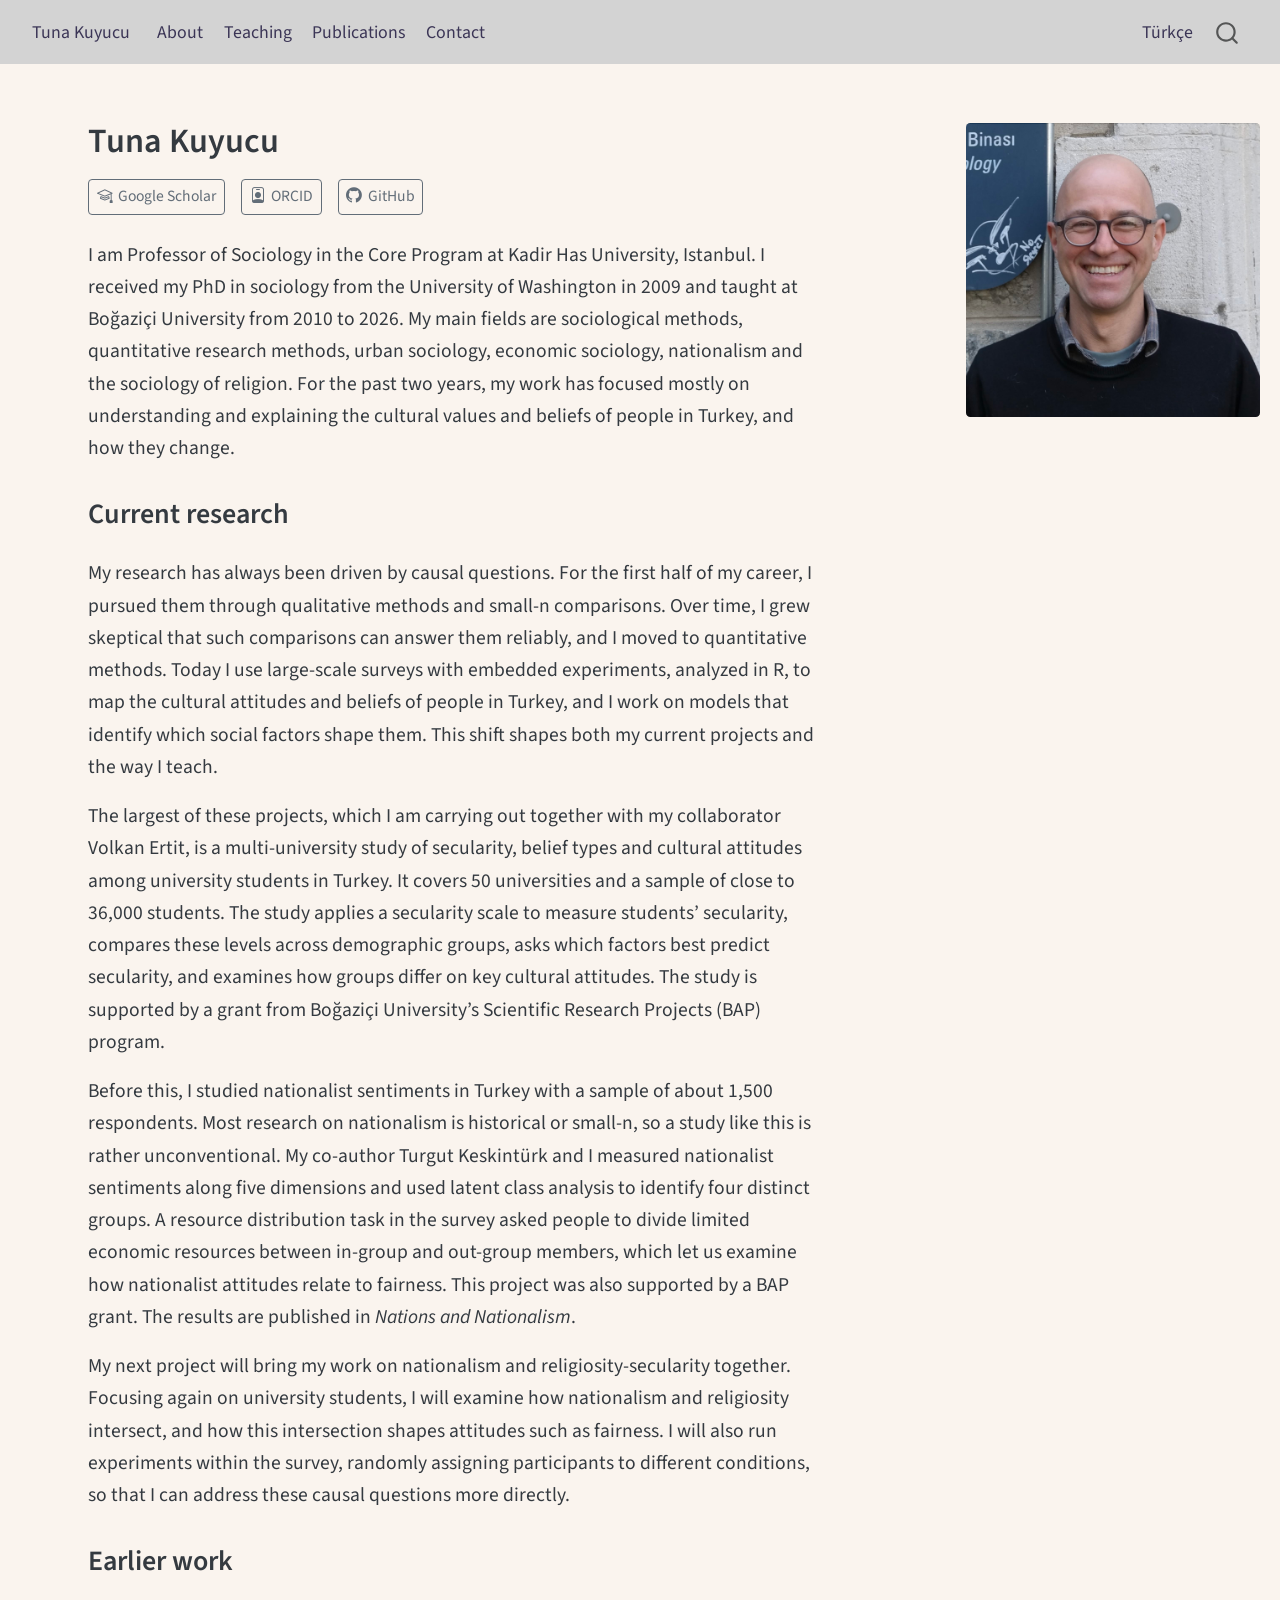
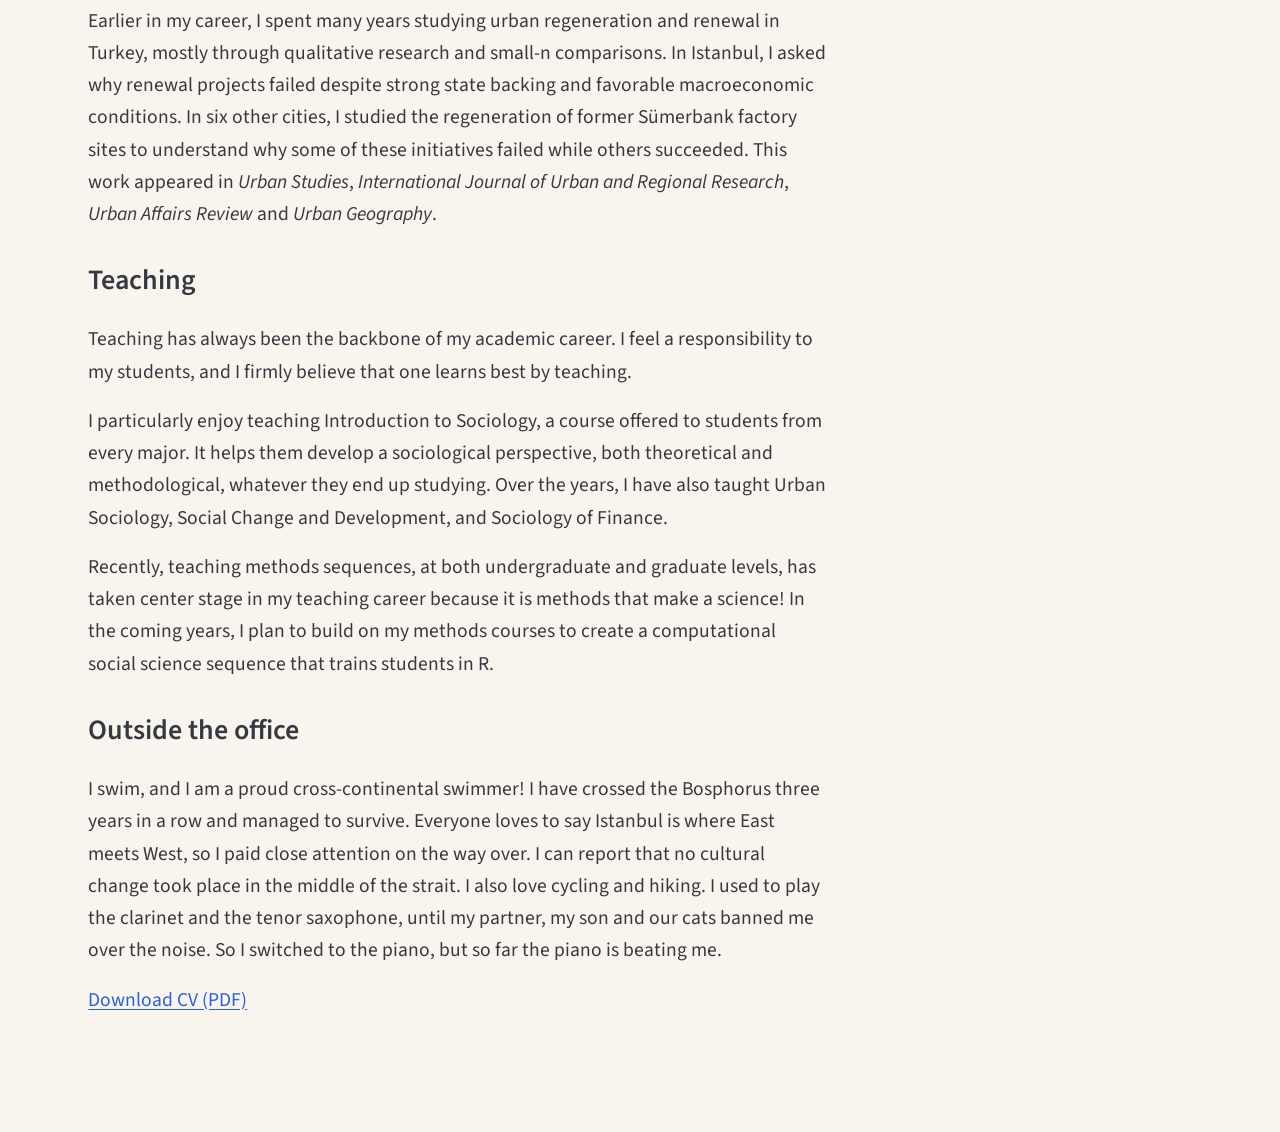
<file: docs/index.html>
<!DOCTYPE html>
<html xmlns="http://www.w3.org/1999/xhtml" lang="en" xml:lang="en"><head>

<meta charset="utf-8">
<meta name="generator" content="quarto-1.10.19">

<meta name="viewport" content="width=device-width, initial-scale=1.0, user-scalable=yes">


<title>Tuna Kuyucu</title>
<style>
/* Default styles provided by pandoc.
** See https://pandoc.org/MANUAL.html#variables-for-html for config info.
*/
span.smallcaps{font-variant: small-caps;}
div.columns{display: flex; gap: 1.5em;}
div.column{flex: auto;}
@media screen {
div.columns{gap: min(4vw, 1.5em);}
div.column{overflow-x: auto;}
}
div.hanging-indent{margin-left: 1.5em; text-indent: -1.5em;}
ul.task-list{list-style: none;}
ul.task-list li input[type="checkbox"] {
  width: 0.8em;
  margin: 0 0.8em 0.2em -1em; /* quarto-specific, see https://github.com/quarto-dev/quarto-cli/issues/4556 */ 
  vertical-align: middle;
}
</style>


<script src="site_libs/quarto-nav/quarto-nav.js"></script>
<script src="site_libs/quarto-nav/headroom.min.js"></script>
<script src="site_libs/clipboard/clipboard.min.js"></script>
<script src="site_libs/quarto-search/autocomplete.umd.js"></script>
<script src="site_libs/quarto-search/fuse.min.js"></script>
<script src="site_libs/quarto-search/quarto-search.js"></script>
<meta name="quarto:offset" content="./">
<script src="site_libs/quarto-html/quarto.js" type="module"></script>
<script src="site_libs/quarto-html/tabsets/tabsets.js" type="module"></script>
<script src="site_libs/quarto-html/popper.min.js"></script>
<script src="site_libs/quarto-html/tippy.umd.min.js"></script>
<link href="site_libs/quarto-html/tippy.css" rel="stylesheet">
<link href="site_libs/quarto-html/quarto-syntax-highlighting-bf27225e3a48a9273f3daa8f8e829971.css" rel="stylesheet" id="quarto-text-highlighting-styles">
<script src="site_libs/bootstrap/bootstrap.min.js"></script>
<link href="site_libs/bootstrap/bootstrap-icons.css" rel="stylesheet">
<link href="site_libs/bootstrap/bootstrap-be9cba10bef2b8146bafa866f564ed87.min.css" rel="stylesheet" append-hash="true" id="quarto-bootstrap" data-mode="light">
<script id="quarto-search-options" type="application/json">{
  "location": "navbar",
  "copy-button": false,
  "collapse-after": 3,
  "panel-placement": "end",
  "type": "overlay",
  "limit": 50,
  "keyboard-shortcut": [
    "f",
    "/",
    "s"
  ],
  "show-item-context": false,
  "language": {
    "search-no-results-text": "No results",
    "search-matching-documents-text": "matching documents",
    "search-copy-link-title": "Copy link to search",
    "search-hide-matches-text": "Hide additional matches",
    "search-more-match-text": "more match in this document",
    "search-more-matches-text": "more matches in this document",
    "search-clear-button-title": "Clear",
    "search-text-placeholder": "",
    "search-detached-cancel-button-title": "Cancel",
    "search-submit-button-title": "Submit",
    "search-label": "Search"
  }
}</script>


<link rel="stylesheet" href="styles.css">
</head>

<body class="nav-fixed fullcontent quarto-light">

<div id="quarto-search-results"></div>
  <header id="quarto-header" class="headroom fixed-top">
    <nav class="navbar navbar-expand-lg " data-bs-theme="dark">
      <div class="navbar-container container-fluid">
      <div class="navbar-brand-container mx-auto">
    <a class="navbar-brand" href="./index.html">
    <span class="navbar-title">Tuna Kuyucu</span>
    </a>
  </div>
            <div id="quarto-search" class="" title="Search"></div>
          <button class="navbar-toggler" type="button" data-bs-toggle="collapse" data-bs-target="#navbarCollapse" aria-controls="navbarCollapse" role="menu" aria-expanded="false" aria-label="Toggle navigation" onclick="if (window.quartoToggleHeadroom) { window.quartoToggleHeadroom(); }">
  <span class="navbar-toggler-icon"></span>
</button>
          <div class="collapse navbar-collapse" id="navbarCollapse">
            <ul class="navbar-nav navbar-nav-scroll me-auto">
  <li class="nav-item">
    <a class="nav-link active" href="./index.html" aria-current="page"> 
<span class="menu-text">About</span></a>
  </li>  
  <li class="nav-item">
    <a class="nav-link" href="./teaching.html"> 
<span class="menu-text">Teaching</span></a>
  </li>  
  <li class="nav-item">
    <a class="nav-link" href="./publications.html"> 
<span class="menu-text">Publications</span></a>
  </li>  
  <li class="nav-item">
    <a class="nav-link" href="./contact.html"> 
<span class="menu-text">Contact</span></a>
  </li>  
</ul>
            <ul class="navbar-nav navbar-nav-scroll ms-auto">
  <li class="nav-item">
    <a class="nav-link" href="./tr.html"> 
<span class="menu-text">Türkçe</span></a>
  </li>  
</ul>
          </div> <!-- /navcollapse -->
            <div class="quarto-navbar-tools">
</div>
      </div> <!-- /container-fluid -->
    </nav>
</header>
<!-- content -->
<div id="quarto-content" class="quarto-container page-columns page-rows-contents page-layout-article page-navbar">
<!-- sidebar -->
<!-- margin-sidebar -->
    
<!-- main -->
<div class="quarto-about-solana column-body">
  <div class="about-entity">
    <div class="entity-contents">
      <header id="title-block-header" class="quarto-title-block default">
<div class="quarto-title">
<h1 class="title">Tuna Kuyucu</h1>
</div>
<div class="quarto-title-meta">
  </div>
</header> <div class="about-links">
  <a href="https://scholar.google.com/citations?user=jiwnXN4AAAAJ&amp;hl=tr&amp;oi=ao" class="about-link" rel="" target="">
    <i class="bi bi-mortarboard"></i>
     <span class="about-link-text">Google Scholar</span>
  </a>
  <a href="https://orcid.org/0000-0002-2571-9834" class="about-link" rel="" target="">
    <i class="bi bi-person-badge"></i>
     <span class="about-link-text">ORCID</span>
  </a>
  <a href="https://github.com/tunakuyucu" class="about-link" rel="" target="">
    <i class="bi bi-github"></i>
     <span class="about-link-text">GitHub</span>
  </a>
</div>
      <div class="about-contents"><main class="content" id="quarto-document-content">
<p>I am Professor of Sociology in the Core Program at Kadir Has University, Istanbul. I received my PhD in sociology from the University of Washington in 2009 and taught at Boğaziçi University from 2010 to 2026. My main fields are sociological methods, quantitative research methods, urban sociology, economic sociology, nationalism and the sociology of religion. For the past two years, my work has focused mostly on understanding and explaining the cultural values and beliefs of people in Turkey, and how they change.</p>
<section id="current-research" class="level2">
<h2 data-anchor-id="current-research">Current research</h2>
<p>My research has always been driven by causal questions. For the first half of my career, I pursued them through qualitative methods and small-n comparisons. Over time, I grew skeptical that such comparisons can answer them reliably, and I moved to quantitative methods. Today I use large-scale surveys with embedded experiments, analyzed in R, to map the cultural attitudes and beliefs of people in Turkey, and I work on models that identify which social factors shape them. This shift shapes both my current projects and the way I teach.</p>
<p>The largest of these projects, which I am carrying out together with my collaborator Volkan Ertit, is a multi-university study of secularity, belief types and cultural attitudes among university students in Turkey. It covers 50 universities and a sample of close to 36,000 students. The study applies a secularity scale to measure students’ secularity, compares these levels across demographic groups, asks which factors best predict secularity, and examines how groups differ on key cultural attitudes. The study is supported by a grant from Boğaziçi University’s Scientific Research Projects (BAP) program.</p>
<p>Before this, I studied nationalist sentiments in Turkey with a sample of about 1,500 respondents. Most research on nationalism is historical or small-n, so a study like this is rather unconventional. My co-author Turgut Keskintürk and I measured nationalist sentiments along five dimensions and used latent class analysis to identify four distinct groups. A resource distribution task in the survey asked people to divide limited economic resources between in-group and out-group members, which let us examine how nationalist attitudes relate to fairness. This project was also supported by a BAP grant. The results are published in <em>Nations and Nationalism</em>.</p>
<p>My next project will bring my work on nationalism and religiosity-secularity together. Focusing again on university students, I will examine how nationalism and religiosity intersect, and how this intersection shapes attitudes such as fairness. I will also run experiments within the survey, randomly assigning participants to different conditions, so that I can address these causal questions more directly.</p>
</section>
<section id="earlier-work" class="level2">
<h2 data-anchor-id="earlier-work">Earlier work</h2>
<p>Earlier in my career, I spent many years studying urban regeneration and renewal in Turkey, mostly through qualitative research and small-n comparisons. In Istanbul, I asked why renewal projects failed despite strong state backing and favorable macroeconomic conditions. In six other cities, I studied the regeneration of former Sümerbank factory sites to understand why some of these initiatives failed while others succeeded. This work appeared in <em>Urban Studies</em>, <em>International Journal of Urban and Regional Research</em>, <em>Urban Affairs Review</em> and <em>Urban Geography</em>.</p>
</section>
<section id="teaching" class="level2">
<h2 data-anchor-id="teaching">Teaching</h2>
<p>Teaching has always been the backbone of my academic career. I feel a responsibility to my students, and I firmly believe that one learns best by teaching.</p>
<p>I particularly enjoy teaching Introduction to Sociology, a course offered to students from every major. It helps them develop a sociological perspective, both theoretical and methodological, whatever they end up studying. Over the years, I have also taught Urban Sociology, Social Change and Development, and Sociology of Finance.</p>
<p>Recently, teaching methods sequences, at both undergraduate and graduate levels, has taken center stage in my teaching career because it is methods that make a science! In the coming years, I plan to build on my methods courses to create a computational social science sequence that trains students in R.</p>
</section>
<section id="outside-the-office" class="level2">
<h2 data-anchor-id="outside-the-office">Outside the office</h2>
<p>I swim, and I am a proud cross-continental swimmer! I have crossed the Bosphorus three years in a row and managed to survive. Everyone loves to say Istanbul is where East meets West, so I paid close attention on the way over. I can report that no cultural change took place in the middle of the strait. I also love cycling and hiking. I used to play the clarinet and the tenor saxophone, until my partner, my son and our cats banned me over the noise. So I switched to the piano, but so far the piano is beating me.</p>
<p><a href="files/cv-english.pdf">Download CV (PDF)</a></p>


</section>
</main></div>
    </div>
    <img src="images/tuna.jpg" alt="Tuna Kuyucu" class="about-image
  rounded " style="width: 15em;">
  </div>
</div>
 <!-- /main -->
<script id="quarto-html-after-body" type="application/javascript">
  window.document.addEventListener("DOMContentLoaded", function (event) {
    const isCodeAnnotation = (el) => {
      for (const clz of el.classList) {
        if (clz.startsWith('code-annotation-')) {                     
          return true;
        }
      }
      return false;
    }
    const onCopySuccess = function(e) {
      // button target
      const button = e.trigger;
      // don't keep focus
      button.blur();
      // flash "checked"
      button.classList.add('code-copy-button-checked');
      var currentTitle = button.getAttribute("title");
      button.setAttribute("title", "Copied!");
      let tooltip;
      if (window.bootstrap) {
        button.setAttribute("data-bs-toggle", "tooltip");
        button.setAttribute("data-bs-placement", "left");
        button.setAttribute("data-bs-title", "Copied!");
        tooltip = new bootstrap.Tooltip(button, 
          { trigger: "manual", 
            customClass: "code-copy-button-tooltip",
            offset: [0, -8]});
        tooltip.show();    
      }
      setTimeout(function() {
        if (tooltip) {
          tooltip.hide();
          button.removeAttribute("data-bs-title");
          button.removeAttribute("data-bs-toggle");
          button.removeAttribute("data-bs-placement");
        }
        button.setAttribute("title", currentTitle);
        button.classList.remove('code-copy-button-checked');
      }, 1000);
      // clear code selection
      e.clearSelection();
    }
    const getTextToCopy = function(trigger) {
      const outerScaffold = trigger.parentElement.cloneNode(true);
      const codeEl = outerScaffold.querySelector('code');
      for (const childEl of codeEl.children) {
        if (isCodeAnnotation(childEl)) {
          childEl.remove();
        }
      }
      return codeEl.innerText;
    }
    const clipboard = new window.ClipboardJS('.code-copy-button:not([data-in-quarto-modal])', {
      text: getTextToCopy
    });
    clipboard.on('success', onCopySuccess);
    if (window.document.getElementById('quarto-embedded-source-code-modal')) {
      const clipboardModal = new window.ClipboardJS('.code-copy-button[data-in-quarto-modal]', {
        text: getTextToCopy,
        container: window.document.getElementById('quarto-embedded-source-code-modal')
      });
      clipboardModal.on('success', onCopySuccess);
    }
      var localhostRegex = new RegExp(/^(?:http|https):\/\/localhost\:?[0-9]*\//);
      var mailtoRegex = new RegExp(/^mailto:/);
        var filterRegex = new RegExp('/' + window.location.host + '/');
      var isInternal = (href) => {
          return filterRegex.test(href) || localhostRegex.test(href) || mailtoRegex.test(href);
      }
      // Inspect non-navigation links and adorn them if external
     var links = window.document.querySelectorAll('a[href]:not(.nav-link):not(.navbar-brand):not(.toc-action):not(.sidebar-link):not(.sidebar-item-toggle):not(.pagination-link):not(.no-external):not([aria-hidden]):not(.dropdown-item):not(.quarto-navigation-tool):not(.about-link)');
      for (var i=0; i<links.length; i++) {
        const link = links[i];
        if (!isInternal(link.href)) {
          // undo the damage that might have been done by quarto-nav.js in the case of
          // links that we want to consider external
          if (link.dataset.originalHref !== undefined) {
            link.href = link.dataset.originalHref;
          }
        }
      }
    function tippyHover(el, contentFn, onTriggerFn, onUntriggerFn) {
      const config = {
        allowHTML: true,
        maxWidth: 500,
        delay: 100,
        arrow: false,
        appendTo: function(el) {
            return el.parentElement;
        },
        interactive: true,
        interactiveBorder: 10,
        theme: 'quarto',
        placement: 'bottom-start',
      };
      if (contentFn) {
        config.content = contentFn;
      }
      if (onTriggerFn) {
        config.onTrigger = onTriggerFn;
      }
      if (onUntriggerFn) {
        config.onUntrigger = onUntriggerFn;
      }
      window.tippy(el, config); 
    }
    const noterefs = window.document.querySelectorAll('a[role="doc-noteref"]');
    for (var i=0; i<noterefs.length; i++) {
      const ref = noterefs[i];
      tippyHover(ref, function() {
        // use id or data attribute instead here
        let href = ref.getAttribute('data-footnote-href') || ref.getAttribute('href');
        try { href = new URL(href).hash; } catch {}
        const id = href.replace(/^#\/?/, "");
        const note = window.document.getElementById(id);
        if (note) {
          return note.innerHTML;
        } else {
          return "";
        }
      });
    }
    const xrefs = window.document.querySelectorAll('a.quarto-xref');
    const processXRef = (id, note) => {
      // Strip column container classes
      const stripColumnClz = (el) => {
        el.classList.remove("page-full", "page-columns");
        if (el.children) {
          for (const child of el.children) {
            stripColumnClz(child);
          }
        }
      }
      stripColumnClz(note)
      if (id === null || id.startsWith('sec-')) {
        // Special case sections, only their first couple elements
        const container = document.createElement("div");
        if (note.children && note.children.length > 2) {
          container.appendChild(note.children[0].cloneNode(true));
          for (let i = 1; i < note.children.length; i++) {
            const child = note.children[i];
            if (child.tagName === "P" && child.innerText === "") {
              continue;
            } else {
              container.appendChild(child.cloneNode(true));
              break;
            }
          }
          if (window.Quarto?.typesetMath) {
            window.Quarto.typesetMath(container);
          }
          return container.innerHTML
        } else {
          if (window.Quarto?.typesetMath) {
            window.Quarto.typesetMath(note);
          }
          return note.innerHTML;
        }
      } else {
        // Remove any anchor links if they are present
        const anchorLink = note.querySelector('a.anchorjs-link');
        if (anchorLink) {
          anchorLink.remove();
        }
        if (window.Quarto?.typesetMath) {
          window.Quarto.typesetMath(note);
        }
        if (note.classList.contains("callout")) {
          return note.outerHTML;
        } else {
          return note.innerHTML;
        }
      }
    }
    for (var i=0; i<xrefs.length; i++) {
      const xref = xrefs[i];
      tippyHover(xref, undefined, function(instance) {
        instance.disable();
        let url = xref.getAttribute('href');
        let hash = undefined; 
        if (url.startsWith('#')) {
          hash = url;
        } else {
          try { hash = new URL(url).hash; } catch {}
        }
        if (hash) {
          const id = hash.replace(/^#\/?/, "");
          const note = window.document.getElementById(id);
          if (note !== null) {
            try {
              const html = processXRef(id, note.cloneNode(true));
              instance.setContent(html);
            } finally {
              instance.enable();
              instance.show();
            }
          } else {
            // See if we can fetch this
            fetch(url.split('#')[0])
            .then(res => res.text())
            .then(html => {
              const parser = new DOMParser();
              const htmlDoc = parser.parseFromString(html, "text/html");
              const note = htmlDoc.getElementById(id);
              if (note !== null) {
                const html = processXRef(id, note);
                instance.setContent(html);
              } 
            }).finally(() => {
              instance.enable();
              instance.show();
            });
          }
        } else {
          // See if we can fetch a full url (with no hash to target)
          // This is a special case and we should probably do some content thinning / targeting
          fetch(url)
          .then(res => res.text())
          .then(html => {
            const parser = new DOMParser();
            const htmlDoc = parser.parseFromString(html, "text/html");
            const note = htmlDoc.querySelector('main.content');
            if (note !== null) {
              // This should only happen for chapter cross references
              // (since there is no id in the URL)
              // remove the first header
              if (note.children.length > 0 && note.children[0].tagName === "HEADER") {
                note.children[0].remove();
              }
              const html = processXRef(null, note);
              instance.setContent(html);
            } 
          }).finally(() => {
            instance.enable();
            instance.show();
          });
        }
      }, function(instance) {
      });
    }
        let selectedAnnoteEl;
        const selectorForAnnotation = ( cell, annotation) => {
          let cellAttr = 'data-code-cell="' + cell + '"';
          let lineAttr = 'data-code-annotation="' +  annotation + '"';
          const selector = 'span[' + cellAttr + '][' + lineAttr + ']';
          return selector;
        }
        const selectCodeLines = (annoteEl) => {
          const doc = window.document;
          const targetCell = annoteEl.getAttribute("data-target-cell");
          const targetAnnotation = annoteEl.getAttribute("data-target-annotation");
          const annoteSpan = window.document.querySelector(selectorForAnnotation(targetCell, targetAnnotation));
          const lines = annoteSpan.getAttribute("data-code-lines").split(",");
          const lineIds = lines.map((line) => {
            return targetCell + "-" + line;
          })
          let top = null;
          let height = null;
          let parent = null;
          if (lineIds.length > 0) {
              //compute the position of the single el (top and bottom and make a div)
              const el = window.document.getElementById(lineIds[0]);
              top = el.offsetTop;
              height = el.offsetHeight;
              parent = el.parentElement.parentElement;
            if (lineIds.length > 1) {
              const lastEl = window.document.getElementById(lineIds[lineIds.length - 1]);
              const bottom = lastEl.offsetTop + lastEl.offsetHeight;
              height = bottom - top;
            }
            if (top !== null && height !== null && parent !== null) {
              // cook up a div (if necessary) and position it 
              let div = window.document.getElementById("code-annotation-line-highlight");
              if (div === null) {
                div = window.document.createElement("div");
                div.setAttribute("id", "code-annotation-line-highlight");
                div.style.position = 'absolute';
                parent.appendChild(div);
              }
              div.style.top = top - 2 + "px";
              div.style.height = height + 4 + "px";
              div.style.left = 0;
              let gutterDiv = window.document.getElementById("code-annotation-line-highlight-gutter");
              if (gutterDiv === null) {
                gutterDiv = window.document.createElement("div");
                gutterDiv.setAttribute("id", "code-annotation-line-highlight-gutter");
                gutterDiv.style.position = 'absolute';
                const codeCell = window.document.getElementById(targetCell);
                const gutter = codeCell.querySelector('.code-annotation-gutter');
                gutter.appendChild(gutterDiv);
              }
              gutterDiv.style.top = top - 2 + "px";
              gutterDiv.style.height = height + 4 + "px";
            }
            selectedAnnoteEl = annoteEl;
          }
        };
        const unselectCodeLines = () => {
          const elementsIds = ["code-annotation-line-highlight", "code-annotation-line-highlight-gutter"];
          elementsIds.forEach((elId) => {
            const div = window.document.getElementById(elId);
            if (div) {
              div.remove();
            }
          });
          selectedAnnoteEl = undefined;
        };
          // Handle positioning of the toggle
      window.addEventListener(
        "resize",
        throttle(() => {
          elRect = undefined;
          if (selectedAnnoteEl) {
            selectCodeLines(selectedAnnoteEl);
          }
        }, 10)
      );
      function throttle(fn, ms) {
      let throttle = false;
      let timer;
        return (...args) => {
          if(!throttle) { // first call gets through
              fn.apply(this, args);
              throttle = true;
          } else { // all the others get throttled
              if(timer) clearTimeout(timer); // cancel #2
              timer = setTimeout(() => {
                fn.apply(this, args);
                timer = throttle = false;
              }, ms);
          }
        };
      }
        // Attach click handler to the DT
        const annoteDls = window.document.querySelectorAll('dt[data-target-cell]');
        for (const annoteDlNode of annoteDls) {
          annoteDlNode.addEventListener('click', (event) => {
            const clickedEl = event.target;
            if (clickedEl !== selectedAnnoteEl) {
              unselectCodeLines();
              const activeEl = window.document.querySelector('dt[data-target-cell].code-annotation-active');
              if (activeEl) {
                activeEl.classList.remove('code-annotation-active');
              }
              selectCodeLines(clickedEl);
              clickedEl.classList.add('code-annotation-active');
            } else {
              // Unselect the line
              unselectCodeLines();
              clickedEl.classList.remove('code-annotation-active');
            }
          });
        }
    const findCites = (el) => {
      const parentEl = el.parentElement;
      if (parentEl) {
        const cites = parentEl.dataset.cites;
        if (cites) {
          return {
            el,
            cites: cites.split(' ')
          };
        } else {
          return findCites(el.parentElement)
        }
      } else {
        return undefined;
      }
    };
    var bibliorefs = window.document.querySelectorAll('a[role="doc-biblioref"]');
    for (var i=0; i<bibliorefs.length; i++) {
      const ref = bibliorefs[i];
      const citeInfo = findCites(ref);
      if (citeInfo) {
        tippyHover(citeInfo.el, function() {
          var popup = window.document.createElement('div');
          citeInfo.cites.forEach(function(cite) {
            var citeDiv = window.document.createElement('div');
            citeDiv.classList.add('hanging-indent');
            citeDiv.classList.add('csl-entry');
            var biblioDiv = window.document.getElementById('ref-' + cite);
            if (biblioDiv) {
              citeDiv.innerHTML = biblioDiv.innerHTML;
            }
            popup.appendChild(citeDiv);
          });
          return popup.innerHTML;
        });
      }
    }
  });
  </script>
</div> <!-- /content -->




</body></html>
</file>
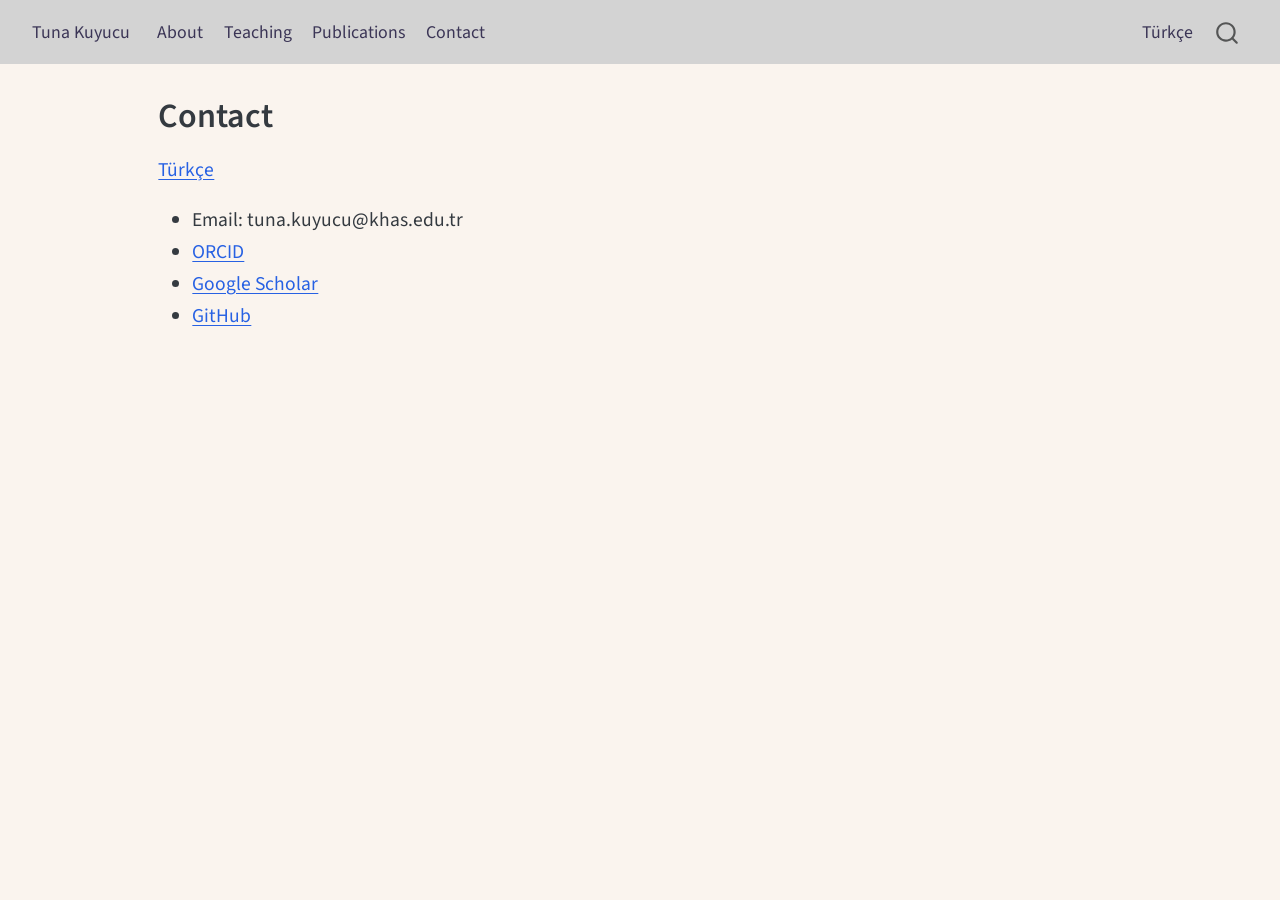
<file: docs/contact.html>
<!DOCTYPE html>
<html xmlns="http://www.w3.org/1999/xhtml" lang="en" xml:lang="en"><head>

<meta charset="utf-8">
<meta name="generator" content="quarto-1.10.19">

<meta name="viewport" content="width=device-width, initial-scale=1.0, user-scalable=yes">


<title>Contact – Tuna Kuyucu</title>
<style>
/* Default styles provided by pandoc.
** See https://pandoc.org/MANUAL.html#variables-for-html for config info.
*/
span.smallcaps{font-variant: small-caps;}
div.columns{display: flex; gap: 1.5em;}
div.column{flex: auto;}
@media screen {
div.columns{gap: min(4vw, 1.5em);}
div.column{overflow-x: auto;}
}
div.hanging-indent{margin-left: 1.5em; text-indent: -1.5em;}
ul.task-list{list-style: none;}
ul.task-list li input[type="checkbox"] {
  width: 0.8em;
  margin: 0 0.8em 0.2em -1em; /* quarto-specific, see https://github.com/quarto-dev/quarto-cli/issues/4556 */ 
  vertical-align: middle;
}
</style>


<script src="site_libs/quarto-nav/quarto-nav.js"></script>
<script src="site_libs/quarto-nav/headroom.min.js"></script>
<script src="site_libs/clipboard/clipboard.min.js"></script>
<script src="site_libs/quarto-search/autocomplete.umd.js"></script>
<script src="site_libs/quarto-search/fuse.min.js"></script>
<script src="site_libs/quarto-search/quarto-search.js"></script>
<meta name="quarto:offset" content="./">
<script src="site_libs/quarto-html/quarto.js" type="module"></script>
<script src="site_libs/quarto-html/tabsets/tabsets.js" type="module"></script>
<script src="site_libs/quarto-html/popper.min.js"></script>
<script src="site_libs/quarto-html/tippy.umd.min.js"></script>
<script src="site_libs/quarto-html/anchor.min.js"></script>
<link href="site_libs/quarto-html/tippy.css" rel="stylesheet">
<link href="site_libs/quarto-html/quarto-syntax-highlighting-bf27225e3a48a9273f3daa8f8e829971.css" rel="stylesheet" id="quarto-text-highlighting-styles">
<script src="site_libs/bootstrap/bootstrap.min.js"></script>
<link href="site_libs/bootstrap/bootstrap-icons.css" rel="stylesheet">
<link href="site_libs/bootstrap/bootstrap-be9cba10bef2b8146bafa866f564ed87.min.css" rel="stylesheet" append-hash="true" id="quarto-bootstrap" data-mode="light">
<script id="quarto-search-options" type="application/json">{
  "location": "navbar",
  "copy-button": false,
  "collapse-after": 3,
  "panel-placement": "end",
  "type": "overlay",
  "limit": 50,
  "keyboard-shortcut": [
    "f",
    "/",
    "s"
  ],
  "show-item-context": false,
  "language": {
    "search-no-results-text": "No results",
    "search-matching-documents-text": "matching documents",
    "search-copy-link-title": "Copy link to search",
    "search-hide-matches-text": "Hide additional matches",
    "search-more-match-text": "more match in this document",
    "search-more-matches-text": "more matches in this document",
    "search-clear-button-title": "Clear",
    "search-text-placeholder": "",
    "search-detached-cancel-button-title": "Cancel",
    "search-submit-button-title": "Submit",
    "search-label": "Search"
  }
}</script>


<link rel="stylesheet" href="styles.css">
</head>

<body class="nav-fixed fullcontent quarto-light">

<div id="quarto-search-results"></div>
  <header id="quarto-header" class="headroom fixed-top">
    <nav class="navbar navbar-expand-lg " data-bs-theme="dark">
      <div class="navbar-container container-fluid">
      <div class="navbar-brand-container mx-auto">
    <a class="navbar-brand" href="./index.html">
    <span class="navbar-title">Tuna Kuyucu</span>
    </a>
  </div>
            <div id="quarto-search" class="" title="Search"></div>
          <button class="navbar-toggler" type="button" data-bs-toggle="collapse" data-bs-target="#navbarCollapse" aria-controls="navbarCollapse" role="menu" aria-expanded="false" aria-label="Toggle navigation" onclick="if (window.quartoToggleHeadroom) { window.quartoToggleHeadroom(); }">
  <span class="navbar-toggler-icon"></span>
</button>
          <div class="collapse navbar-collapse" id="navbarCollapse">
            <ul class="navbar-nav navbar-nav-scroll me-auto">
  <li class="nav-item">
    <a class="nav-link" href="./index.html"> 
<span class="menu-text">About</span></a>
  </li>  
  <li class="nav-item">
    <a class="nav-link" href="./teaching.html"> 
<span class="menu-text">Teaching</span></a>
  </li>  
  <li class="nav-item">
    <a class="nav-link" href="./publications.html"> 
<span class="menu-text">Publications</span></a>
  </li>  
  <li class="nav-item">
    <a class="nav-link active" href="./contact.html" aria-current="page"> 
<span class="menu-text">Contact</span></a>
  </li>  
</ul>
            <ul class="navbar-nav navbar-nav-scroll ms-auto">
  <li class="nav-item">
    <a class="nav-link" href="./tr.html"> 
<span class="menu-text">Türkçe</span></a>
  </li>  
</ul>
          </div> <!-- /navcollapse -->
            <div class="quarto-navbar-tools">
</div>
      </div> <!-- /container-fluid -->
    </nav>
</header>
<!-- content -->
<div id="quarto-content" class="quarto-container page-columns page-rows-contents page-layout-article page-navbar">
<!-- sidebar -->
<!-- margin-sidebar -->
    
<!-- main -->
<main class="content" id="quarto-document-content">

<header id="title-block-header" class="quarto-title-block default">
<div class="quarto-title">
<h1 class="title">Contact</h1>
</div>



<div class="quarto-title-meta">

    
  
    
  </div>
  


</header>


<p><a href="./iletisim.html">Türkçe</a></p>
<ul>
<li>Email: tuna.kuyucu@khas.edu.tr</li>
<li><a href="https://orcid.org/0000-0002-2571-9834">ORCID</a></li>
<li><a href="https://scholar.google.com/citations?user=jiwnXN4AAAAJ&amp;hl=tr&amp;oi=ao">Google Scholar</a></li>
<li><a href="https://github.com/tunakuyucu">GitHub</a></li>
</ul>



</main> <!-- /main -->
<script id="quarto-html-after-body" type="application/javascript">
  window.document.addEventListener("DOMContentLoaded", function (event) {
    const icon = "";
    const anchorJS = new window.AnchorJS();
    anchorJS.options = {
      placement: 'right',
      icon: icon
    };
    anchorJS.add('.anchored');
    const isCodeAnnotation = (el) => {
      for (const clz of el.classList) {
        if (clz.startsWith('code-annotation-')) {                     
          return true;
        }
      }
      return false;
    }
    const onCopySuccess = function(e) {
      // button target
      const button = e.trigger;
      // don't keep focus
      button.blur();
      // flash "checked"
      button.classList.add('code-copy-button-checked');
      var currentTitle = button.getAttribute("title");
      button.setAttribute("title", "Copied!");
      let tooltip;
      if (window.bootstrap) {
        button.setAttribute("data-bs-toggle", "tooltip");
        button.setAttribute("data-bs-placement", "left");
        button.setAttribute("data-bs-title", "Copied!");
        tooltip = new bootstrap.Tooltip(button, 
          { trigger: "manual", 
            customClass: "code-copy-button-tooltip",
            offset: [0, -8]});
        tooltip.show();    
      }
      setTimeout(function() {
        if (tooltip) {
          tooltip.hide();
          button.removeAttribute("data-bs-title");
          button.removeAttribute("data-bs-toggle");
          button.removeAttribute("data-bs-placement");
        }
        button.setAttribute("title", currentTitle);
        button.classList.remove('code-copy-button-checked');
      }, 1000);
      // clear code selection
      e.clearSelection();
    }
    const getTextToCopy = function(trigger) {
      const outerScaffold = trigger.parentElement.cloneNode(true);
      const codeEl = outerScaffold.querySelector('code');
      for (const childEl of codeEl.children) {
        if (isCodeAnnotation(childEl)) {
          childEl.remove();
        }
      }
      return codeEl.innerText;
    }
    const clipboard = new window.ClipboardJS('.code-copy-button:not([data-in-quarto-modal])', {
      text: getTextToCopy
    });
    clipboard.on('success', onCopySuccess);
    if (window.document.getElementById('quarto-embedded-source-code-modal')) {
      const clipboardModal = new window.ClipboardJS('.code-copy-button[data-in-quarto-modal]', {
        text: getTextToCopy,
        container: window.document.getElementById('quarto-embedded-source-code-modal')
      });
      clipboardModal.on('success', onCopySuccess);
    }
      var localhostRegex = new RegExp(/^(?:http|https):\/\/localhost\:?[0-9]*\//);
      var mailtoRegex = new RegExp(/^mailto:/);
        var filterRegex = new RegExp('/' + window.location.host + '/');
      var isInternal = (href) => {
          return filterRegex.test(href) || localhostRegex.test(href) || mailtoRegex.test(href);
      }
      // Inspect non-navigation links and adorn them if external
     var links = window.document.querySelectorAll('a[href]:not(.nav-link):not(.navbar-brand):not(.toc-action):not(.sidebar-link):not(.sidebar-item-toggle):not(.pagination-link):not(.no-external):not([aria-hidden]):not(.dropdown-item):not(.quarto-navigation-tool):not(.about-link)');
      for (var i=0; i<links.length; i++) {
        const link = links[i];
        if (!isInternal(link.href)) {
          // undo the damage that might have been done by quarto-nav.js in the case of
          // links that we want to consider external
          if (link.dataset.originalHref !== undefined) {
            link.href = link.dataset.originalHref;
          }
        }
      }
    function tippyHover(el, contentFn, onTriggerFn, onUntriggerFn) {
      const config = {
        allowHTML: true,
        maxWidth: 500,
        delay: 100,
        arrow: false,
        appendTo: function(el) {
            return el.parentElement;
        },
        interactive: true,
        interactiveBorder: 10,
        theme: 'quarto',
        placement: 'bottom-start',
      };
      if (contentFn) {
        config.content = contentFn;
      }
      if (onTriggerFn) {
        config.onTrigger = onTriggerFn;
      }
      if (onUntriggerFn) {
        config.onUntrigger = onUntriggerFn;
      }
      window.tippy(el, config); 
    }
    const noterefs = window.document.querySelectorAll('a[role="doc-noteref"]');
    for (var i=0; i<noterefs.length; i++) {
      const ref = noterefs[i];
      tippyHover(ref, function() {
        // use id or data attribute instead here
        let href = ref.getAttribute('data-footnote-href') || ref.getAttribute('href');
        try { href = new URL(href).hash; } catch {}
        const id = href.replace(/^#\/?/, "");
        const note = window.document.getElementById(id);
        if (note) {
          return note.innerHTML;
        } else {
          return "";
        }
      });
    }
    const xrefs = window.document.querySelectorAll('a.quarto-xref');
    const processXRef = (id, note) => {
      // Strip column container classes
      const stripColumnClz = (el) => {
        el.classList.remove("page-full", "page-columns");
        if (el.children) {
          for (const child of el.children) {
            stripColumnClz(child);
          }
        }
      }
      stripColumnClz(note)
      if (id === null || id.startsWith('sec-')) {
        // Special case sections, only their first couple elements
        const container = document.createElement("div");
        if (note.children && note.children.length > 2) {
          container.appendChild(note.children[0].cloneNode(true));
          for (let i = 1; i < note.children.length; i++) {
            const child = note.children[i];
            if (child.tagName === "P" && child.innerText === "") {
              continue;
            } else {
              container.appendChild(child.cloneNode(true));
              break;
            }
          }
          if (window.Quarto?.typesetMath) {
            window.Quarto.typesetMath(container);
          }
          return container.innerHTML
        } else {
          if (window.Quarto?.typesetMath) {
            window.Quarto.typesetMath(note);
          }
          return note.innerHTML;
        }
      } else {
        // Remove any anchor links if they are present
        const anchorLink = note.querySelector('a.anchorjs-link');
        if (anchorLink) {
          anchorLink.remove();
        }
        if (window.Quarto?.typesetMath) {
          window.Quarto.typesetMath(note);
        }
        if (note.classList.contains("callout")) {
          return note.outerHTML;
        } else {
          return note.innerHTML;
        }
      }
    }
    for (var i=0; i<xrefs.length; i++) {
      const xref = xrefs[i];
      tippyHover(xref, undefined, function(instance) {
        instance.disable();
        let url = xref.getAttribute('href');
        let hash = undefined; 
        if (url.startsWith('#')) {
          hash = url;
        } else {
          try { hash = new URL(url).hash; } catch {}
        }
        if (hash) {
          const id = hash.replace(/^#\/?/, "");
          const note = window.document.getElementById(id);
          if (note !== null) {
            try {
              const html = processXRef(id, note.cloneNode(true));
              instance.setContent(html);
            } finally {
              instance.enable();
              instance.show();
            }
          } else {
            // See if we can fetch this
            fetch(url.split('#')[0])
            .then(res => res.text())
            .then(html => {
              const parser = new DOMParser();
              const htmlDoc = parser.parseFromString(html, "text/html");
              const note = htmlDoc.getElementById(id);
              if (note !== null) {
                const html = processXRef(id, note);
                instance.setContent(html);
              } 
            }).finally(() => {
              instance.enable();
              instance.show();
            });
          }
        } else {
          // See if we can fetch a full url (with no hash to target)
          // This is a special case and we should probably do some content thinning / targeting
          fetch(url)
          .then(res => res.text())
          .then(html => {
            const parser = new DOMParser();
            const htmlDoc = parser.parseFromString(html, "text/html");
            const note = htmlDoc.querySelector('main.content');
            if (note !== null) {
              // This should only happen for chapter cross references
              // (since there is no id in the URL)
              // remove the first header
              if (note.children.length > 0 && note.children[0].tagName === "HEADER") {
                note.children[0].remove();
              }
              const html = processXRef(null, note);
              instance.setContent(html);
            } 
          }).finally(() => {
            instance.enable();
            instance.show();
          });
        }
      }, function(instance) {
      });
    }
        let selectedAnnoteEl;
        const selectorForAnnotation = ( cell, annotation) => {
          let cellAttr = 'data-code-cell="' + cell + '"';
          let lineAttr = 'data-code-annotation="' +  annotation + '"';
          const selector = 'span[' + cellAttr + '][' + lineAttr + ']';
          return selector;
        }
        const selectCodeLines = (annoteEl) => {
          const doc = window.document;
          const targetCell = annoteEl.getAttribute("data-target-cell");
          const targetAnnotation = annoteEl.getAttribute("data-target-annotation");
          const annoteSpan = window.document.querySelector(selectorForAnnotation(targetCell, targetAnnotation));
          const lines = annoteSpan.getAttribute("data-code-lines").split(",");
          const lineIds = lines.map((line) => {
            return targetCell + "-" + line;
          })
          let top = null;
          let height = null;
          let parent = null;
          if (lineIds.length > 0) {
              //compute the position of the single el (top and bottom and make a div)
              const el = window.document.getElementById(lineIds[0]);
              top = el.offsetTop;
              height = el.offsetHeight;
              parent = el.parentElement.parentElement;
            if (lineIds.length > 1) {
              const lastEl = window.document.getElementById(lineIds[lineIds.length - 1]);
              const bottom = lastEl.offsetTop + lastEl.offsetHeight;
              height = bottom - top;
            }
            if (top !== null && height !== null && parent !== null) {
              // cook up a div (if necessary) and position it 
              let div = window.document.getElementById("code-annotation-line-highlight");
              if (div === null) {
                div = window.document.createElement("div");
                div.setAttribute("id", "code-annotation-line-highlight");
                div.style.position = 'absolute';
                parent.appendChild(div);
              }
              div.style.top = top - 2 + "px";
              div.style.height = height + 4 + "px";
              div.style.left = 0;
              let gutterDiv = window.document.getElementById("code-annotation-line-highlight-gutter");
              if (gutterDiv === null) {
                gutterDiv = window.document.createElement("div");
                gutterDiv.setAttribute("id", "code-annotation-line-highlight-gutter");
                gutterDiv.style.position = 'absolute';
                const codeCell = window.document.getElementById(targetCell);
                const gutter = codeCell.querySelector('.code-annotation-gutter');
                gutter.appendChild(gutterDiv);
              }
              gutterDiv.style.top = top - 2 + "px";
              gutterDiv.style.height = height + 4 + "px";
            }
            selectedAnnoteEl = annoteEl;
          }
        };
        const unselectCodeLines = () => {
          const elementsIds = ["code-annotation-line-highlight", "code-annotation-line-highlight-gutter"];
          elementsIds.forEach((elId) => {
            const div = window.document.getElementById(elId);
            if (div) {
              div.remove();
            }
          });
          selectedAnnoteEl = undefined;
        };
          // Handle positioning of the toggle
      window.addEventListener(
        "resize",
        throttle(() => {
          elRect = undefined;
          if (selectedAnnoteEl) {
            selectCodeLines(selectedAnnoteEl);
          }
        }, 10)
      );
      function throttle(fn, ms) {
      let throttle = false;
      let timer;
        return (...args) => {
          if(!throttle) { // first call gets through
              fn.apply(this, args);
              throttle = true;
          } else { // all the others get throttled
              if(timer) clearTimeout(timer); // cancel #2
              timer = setTimeout(() => {
                fn.apply(this, args);
                timer = throttle = false;
              }, ms);
          }
        };
      }
        // Attach click handler to the DT
        const annoteDls = window.document.querySelectorAll('dt[data-target-cell]');
        for (const annoteDlNode of annoteDls) {
          annoteDlNode.addEventListener('click', (event) => {
            const clickedEl = event.target;
            if (clickedEl !== selectedAnnoteEl) {
              unselectCodeLines();
              const activeEl = window.document.querySelector('dt[data-target-cell].code-annotation-active');
              if (activeEl) {
                activeEl.classList.remove('code-annotation-active');
              }
              selectCodeLines(clickedEl);
              clickedEl.classList.add('code-annotation-active');
            } else {
              // Unselect the line
              unselectCodeLines();
              clickedEl.classList.remove('code-annotation-active');
            }
          });
        }
    const findCites = (el) => {
      const parentEl = el.parentElement;
      if (parentEl) {
        const cites = parentEl.dataset.cites;
        if (cites) {
          return {
            el,
            cites: cites.split(' ')
          };
        } else {
          return findCites(el.parentElement)
        }
      } else {
        return undefined;
      }
    };
    var bibliorefs = window.document.querySelectorAll('a[role="doc-biblioref"]');
    for (var i=0; i<bibliorefs.length; i++) {
      const ref = bibliorefs[i];
      const citeInfo = findCites(ref);
      if (citeInfo) {
        tippyHover(citeInfo.el, function() {
          var popup = window.document.createElement('div');
          citeInfo.cites.forEach(function(cite) {
            var citeDiv = window.document.createElement('div');
            citeDiv.classList.add('hanging-indent');
            citeDiv.classList.add('csl-entry');
            var biblioDiv = window.document.getElementById('ref-' + cite);
            if (biblioDiv) {
              citeDiv.innerHTML = biblioDiv.innerHTML;
            }
            popup.appendChild(citeDiv);
          });
          return popup.innerHTML;
        });
      }
    }
  });
  </script>
</div> <!-- /content -->




</body></html>
</file>
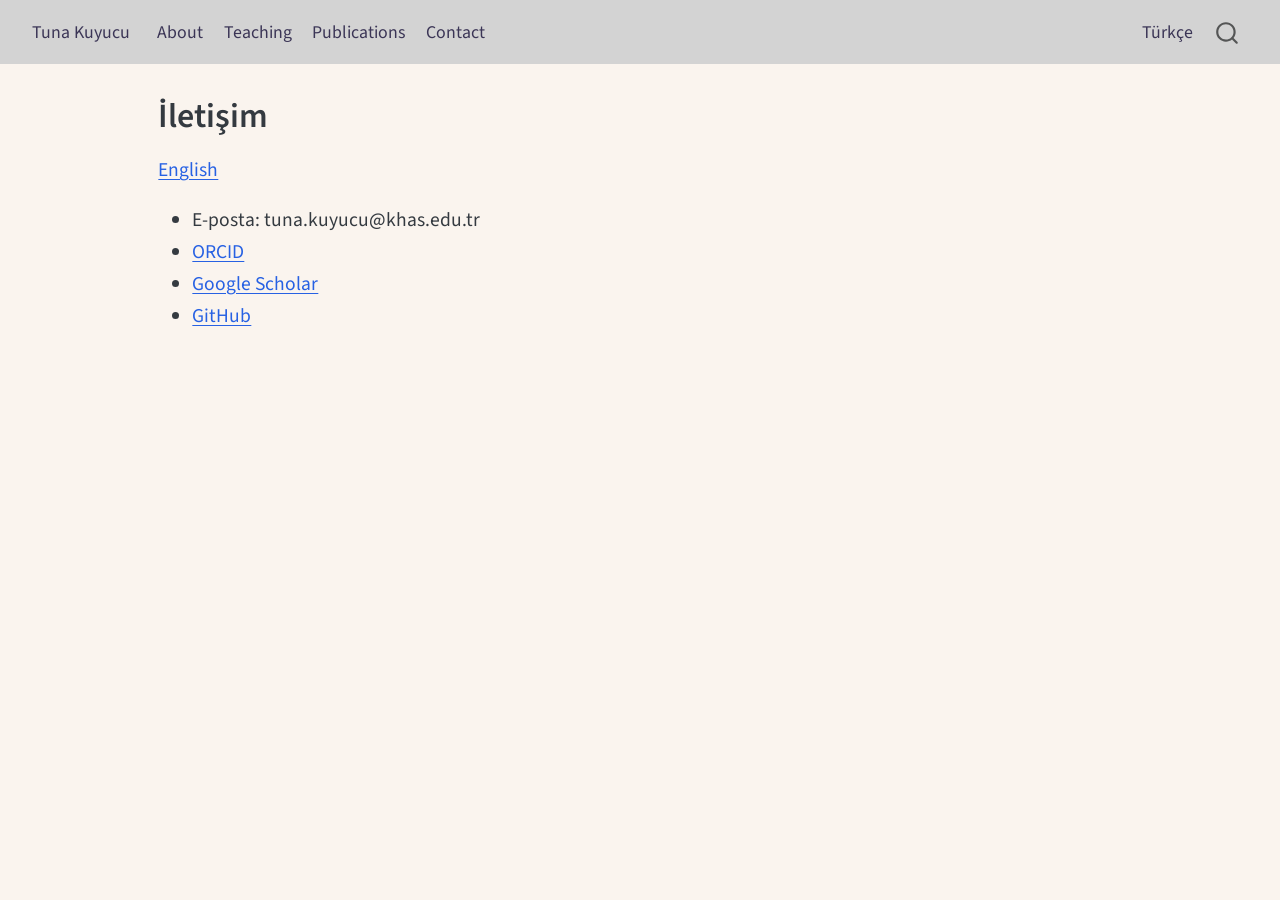
<file: docs/iletisim.html>
<!DOCTYPE html>
<html xmlns="http://www.w3.org/1999/xhtml" lang="en" xml:lang="en"><head>

<meta charset="utf-8">
<meta name="generator" content="quarto-1.10.19">

<meta name="viewport" content="width=device-width, initial-scale=1.0, user-scalable=yes">


<title>İletişim – Tuna Kuyucu</title>
<style>
/* Default styles provided by pandoc.
** See https://pandoc.org/MANUAL.html#variables-for-html for config info.
*/
span.smallcaps{font-variant: small-caps;}
div.columns{display: flex; gap: 1.5em;}
div.column{flex: auto;}
@media screen {
div.columns{gap: min(4vw, 1.5em);}
div.column{overflow-x: auto;}
}
div.hanging-indent{margin-left: 1.5em; text-indent: -1.5em;}
ul.task-list{list-style: none;}
ul.task-list li input[type="checkbox"] {
  width: 0.8em;
  margin: 0 0.8em 0.2em -1em; /* quarto-specific, see https://github.com/quarto-dev/quarto-cli/issues/4556 */ 
  vertical-align: middle;
}
</style>


<script src="site_libs/quarto-nav/quarto-nav.js"></script>
<script src="site_libs/quarto-nav/headroom.min.js"></script>
<script src="site_libs/clipboard/clipboard.min.js"></script>
<script src="site_libs/quarto-search/autocomplete.umd.js"></script>
<script src="site_libs/quarto-search/fuse.min.js"></script>
<script src="site_libs/quarto-search/quarto-search.js"></script>
<meta name="quarto:offset" content="./">
<script src="site_libs/quarto-html/quarto.js" type="module"></script>
<script src="site_libs/quarto-html/tabsets/tabsets.js" type="module"></script>
<script src="site_libs/quarto-html/popper.min.js"></script>
<script src="site_libs/quarto-html/tippy.umd.min.js"></script>
<script src="site_libs/quarto-html/anchor.min.js"></script>
<link href="site_libs/quarto-html/tippy.css" rel="stylesheet">
<link href="site_libs/quarto-html/quarto-syntax-highlighting-bf27225e3a48a9273f3daa8f8e829971.css" rel="stylesheet" id="quarto-text-highlighting-styles">
<script src="site_libs/bootstrap/bootstrap.min.js"></script>
<link href="site_libs/bootstrap/bootstrap-icons.css" rel="stylesheet">
<link href="site_libs/bootstrap/bootstrap-be9cba10bef2b8146bafa866f564ed87.min.css" rel="stylesheet" append-hash="true" id="quarto-bootstrap" data-mode="light">
<script id="quarto-search-options" type="application/json">{
  "location": "navbar",
  "copy-button": false,
  "collapse-after": 3,
  "panel-placement": "end",
  "type": "overlay",
  "limit": 50,
  "keyboard-shortcut": [
    "f",
    "/",
    "s"
  ],
  "show-item-context": false,
  "language": {
    "search-no-results-text": "No results",
    "search-matching-documents-text": "matching documents",
    "search-copy-link-title": "Copy link to search",
    "search-hide-matches-text": "Hide additional matches",
    "search-more-match-text": "more match in this document",
    "search-more-matches-text": "more matches in this document",
    "search-clear-button-title": "Clear",
    "search-text-placeholder": "",
    "search-detached-cancel-button-title": "Cancel",
    "search-submit-button-title": "Submit",
    "search-label": "Search"
  }
}</script>


<link rel="stylesheet" href="styles.css">
</head>

<body class="nav-fixed fullcontent quarto-light">

<div id="quarto-search-results"></div>
  <header id="quarto-header" class="headroom fixed-top">
    <nav class="navbar navbar-expand-lg " data-bs-theme="dark">
      <div class="navbar-container container-fluid">
      <div class="navbar-brand-container mx-auto">
    <a class="navbar-brand" href="./index.html">
    <span class="navbar-title">Tuna Kuyucu</span>
    </a>
  </div>
            <div id="quarto-search" class="" title="Search"></div>
          <button class="navbar-toggler" type="button" data-bs-toggle="collapse" data-bs-target="#navbarCollapse" aria-controls="navbarCollapse" role="menu" aria-expanded="false" aria-label="Toggle navigation" onclick="if (window.quartoToggleHeadroom) { window.quartoToggleHeadroom(); }">
  <span class="navbar-toggler-icon"></span>
</button>
          <div class="collapse navbar-collapse" id="navbarCollapse">
            <ul class="navbar-nav navbar-nav-scroll me-auto">
  <li class="nav-item">
    <a class="nav-link" href="./index.html"> 
<span class="menu-text">About</span></a>
  </li>  
  <li class="nav-item">
    <a class="nav-link" href="./teaching.html"> 
<span class="menu-text">Teaching</span></a>
  </li>  
  <li class="nav-item">
    <a class="nav-link" href="./publications.html"> 
<span class="menu-text">Publications</span></a>
  </li>  
  <li class="nav-item">
    <a class="nav-link" href="./contact.html"> 
<span class="menu-text">Contact</span></a>
  </li>  
</ul>
            <ul class="navbar-nav navbar-nav-scroll ms-auto">
  <li class="nav-item">
    <a class="nav-link" href="./tr.html"> 
<span class="menu-text">Türkçe</span></a>
  </li>  
</ul>
          </div> <!-- /navcollapse -->
            <div class="quarto-navbar-tools">
</div>
      </div> <!-- /container-fluid -->
    </nav>
</header>
<!-- content -->
<div id="quarto-content" class="quarto-container page-columns page-rows-contents page-layout-article page-navbar">
<!-- sidebar -->
<!-- margin-sidebar -->
    
<!-- main -->
<main class="content" id="quarto-document-content">

<header id="title-block-header" class="quarto-title-block default">
<div class="quarto-title">
<h1 class="title">İletişim</h1>
</div>



<div class="quarto-title-meta">

    
  
    
  </div>
  


</header>


<p><a href="./contact.html">English</a></p>
<ul>
<li>E-posta: tuna.kuyucu@khas.edu.tr</li>
<li><a href="https://orcid.org/0000-0002-2571-9834">ORCID</a></li>
<li><a href="https://scholar.google.com/citations?user=jiwnXN4AAAAJ&amp;hl=tr&amp;oi=ao">Google Scholar</a></li>
<li><a href="https://github.com/tunakuyucu">GitHub</a></li>
</ul>



</main> <!-- /main -->
<script id="quarto-html-after-body" type="application/javascript">
  window.document.addEventListener("DOMContentLoaded", function (event) {
    const icon = "";
    const anchorJS = new window.AnchorJS();
    anchorJS.options = {
      placement: 'right',
      icon: icon
    };
    anchorJS.add('.anchored');
    const isCodeAnnotation = (el) => {
      for (const clz of el.classList) {
        if (clz.startsWith('code-annotation-')) {                     
          return true;
        }
      }
      return false;
    }
    const onCopySuccess = function(e) {
      // button target
      const button = e.trigger;
      // don't keep focus
      button.blur();
      // flash "checked"
      button.classList.add('code-copy-button-checked');
      var currentTitle = button.getAttribute("title");
      button.setAttribute("title", "Copied!");
      let tooltip;
      if (window.bootstrap) {
        button.setAttribute("data-bs-toggle", "tooltip");
        button.setAttribute("data-bs-placement", "left");
        button.setAttribute("data-bs-title", "Copied!");
        tooltip = new bootstrap.Tooltip(button, 
          { trigger: "manual", 
            customClass: "code-copy-button-tooltip",
            offset: [0, -8]});
        tooltip.show();    
      }
      setTimeout(function() {
        if (tooltip) {
          tooltip.hide();
          button.removeAttribute("data-bs-title");
          button.removeAttribute("data-bs-toggle");
          button.removeAttribute("data-bs-placement");
        }
        button.setAttribute("title", currentTitle);
        button.classList.remove('code-copy-button-checked');
      }, 1000);
      // clear code selection
      e.clearSelection();
    }
    const getTextToCopy = function(trigger) {
      const outerScaffold = trigger.parentElement.cloneNode(true);
      const codeEl = outerScaffold.querySelector('code');
      for (const childEl of codeEl.children) {
        if (isCodeAnnotation(childEl)) {
          childEl.remove();
        }
      }
      return codeEl.innerText;
    }
    const clipboard = new window.ClipboardJS('.code-copy-button:not([data-in-quarto-modal])', {
      text: getTextToCopy
    });
    clipboard.on('success', onCopySuccess);
    if (window.document.getElementById('quarto-embedded-source-code-modal')) {
      const clipboardModal = new window.ClipboardJS('.code-copy-button[data-in-quarto-modal]', {
        text: getTextToCopy,
        container: window.document.getElementById('quarto-embedded-source-code-modal')
      });
      clipboardModal.on('success', onCopySuccess);
    }
      var localhostRegex = new RegExp(/^(?:http|https):\/\/localhost\:?[0-9]*\//);
      var mailtoRegex = new RegExp(/^mailto:/);
        var filterRegex = new RegExp('/' + window.location.host + '/');
      var isInternal = (href) => {
          return filterRegex.test(href) || localhostRegex.test(href) || mailtoRegex.test(href);
      }
      // Inspect non-navigation links and adorn them if external
     var links = window.document.querySelectorAll('a[href]:not(.nav-link):not(.navbar-brand):not(.toc-action):not(.sidebar-link):not(.sidebar-item-toggle):not(.pagination-link):not(.no-external):not([aria-hidden]):not(.dropdown-item):not(.quarto-navigation-tool):not(.about-link)');
      for (var i=0; i<links.length; i++) {
        const link = links[i];
        if (!isInternal(link.href)) {
          // undo the damage that might have been done by quarto-nav.js in the case of
          // links that we want to consider external
          if (link.dataset.originalHref !== undefined) {
            link.href = link.dataset.originalHref;
          }
        }
      }
    function tippyHover(el, contentFn, onTriggerFn, onUntriggerFn) {
      const config = {
        allowHTML: true,
        maxWidth: 500,
        delay: 100,
        arrow: false,
        appendTo: function(el) {
            return el.parentElement;
        },
        interactive: true,
        interactiveBorder: 10,
        theme: 'quarto',
        placement: 'bottom-start',
      };
      if (contentFn) {
        config.content = contentFn;
      }
      if (onTriggerFn) {
        config.onTrigger = onTriggerFn;
      }
      if (onUntriggerFn) {
        config.onUntrigger = onUntriggerFn;
      }
      window.tippy(el, config); 
    }
    const noterefs = window.document.querySelectorAll('a[role="doc-noteref"]');
    for (var i=0; i<noterefs.length; i++) {
      const ref = noterefs[i];
      tippyHover(ref, function() {
        // use id or data attribute instead here
        let href = ref.getAttribute('data-footnote-href') || ref.getAttribute('href');
        try { href = new URL(href).hash; } catch {}
        const id = href.replace(/^#\/?/, "");
        const note = window.document.getElementById(id);
        if (note) {
          return note.innerHTML;
        } else {
          return "";
        }
      });
    }
    const xrefs = window.document.querySelectorAll('a.quarto-xref');
    const processXRef = (id, note) => {
      // Strip column container classes
      const stripColumnClz = (el) => {
        el.classList.remove("page-full", "page-columns");
        if (el.children) {
          for (const child of el.children) {
            stripColumnClz(child);
          }
        }
      }
      stripColumnClz(note)
      if (id === null || id.startsWith('sec-')) {
        // Special case sections, only their first couple elements
        const container = document.createElement("div");
        if (note.children && note.children.length > 2) {
          container.appendChild(note.children[0].cloneNode(true));
          for (let i = 1; i < note.children.length; i++) {
            const child = note.children[i];
            if (child.tagName === "P" && child.innerText === "") {
              continue;
            } else {
              container.appendChild(child.cloneNode(true));
              break;
            }
          }
          if (window.Quarto?.typesetMath) {
            window.Quarto.typesetMath(container);
          }
          return container.innerHTML
        } else {
          if (window.Quarto?.typesetMath) {
            window.Quarto.typesetMath(note);
          }
          return note.innerHTML;
        }
      } else {
        // Remove any anchor links if they are present
        const anchorLink = note.querySelector('a.anchorjs-link');
        if (anchorLink) {
          anchorLink.remove();
        }
        if (window.Quarto?.typesetMath) {
          window.Quarto.typesetMath(note);
        }
        if (note.classList.contains("callout")) {
          return note.outerHTML;
        } else {
          return note.innerHTML;
        }
      }
    }
    for (var i=0; i<xrefs.length; i++) {
      const xref = xrefs[i];
      tippyHover(xref, undefined, function(instance) {
        instance.disable();
        let url = xref.getAttribute('href');
        let hash = undefined; 
        if (url.startsWith('#')) {
          hash = url;
        } else {
          try { hash = new URL(url).hash; } catch {}
        }
        if (hash) {
          const id = hash.replace(/^#\/?/, "");
          const note = window.document.getElementById(id);
          if (note !== null) {
            try {
              const html = processXRef(id, note.cloneNode(true));
              instance.setContent(html);
            } finally {
              instance.enable();
              instance.show();
            }
          } else {
            // See if we can fetch this
            fetch(url.split('#')[0])
            .then(res => res.text())
            .then(html => {
              const parser = new DOMParser();
              const htmlDoc = parser.parseFromString(html, "text/html");
              const note = htmlDoc.getElementById(id);
              if (note !== null) {
                const html = processXRef(id, note);
                instance.setContent(html);
              } 
            }).finally(() => {
              instance.enable();
              instance.show();
            });
          }
        } else {
          // See if we can fetch a full url (with no hash to target)
          // This is a special case and we should probably do some content thinning / targeting
          fetch(url)
          .then(res => res.text())
          .then(html => {
            const parser = new DOMParser();
            const htmlDoc = parser.parseFromString(html, "text/html");
            const note = htmlDoc.querySelector('main.content');
            if (note !== null) {
              // This should only happen for chapter cross references
              // (since there is no id in the URL)
              // remove the first header
              if (note.children.length > 0 && note.children[0].tagName === "HEADER") {
                note.children[0].remove();
              }
              const html = processXRef(null, note);
              instance.setContent(html);
            } 
          }).finally(() => {
            instance.enable();
            instance.show();
          });
        }
      }, function(instance) {
      });
    }
        let selectedAnnoteEl;
        const selectorForAnnotation = ( cell, annotation) => {
          let cellAttr = 'data-code-cell="' + cell + '"';
          let lineAttr = 'data-code-annotation="' +  annotation + '"';
          const selector = 'span[' + cellAttr + '][' + lineAttr + ']';
          return selector;
        }
        const selectCodeLines = (annoteEl) => {
          const doc = window.document;
          const targetCell = annoteEl.getAttribute("data-target-cell");
          const targetAnnotation = annoteEl.getAttribute("data-target-annotation");
          const annoteSpan = window.document.querySelector(selectorForAnnotation(targetCell, targetAnnotation));
          const lines = annoteSpan.getAttribute("data-code-lines").split(",");
          const lineIds = lines.map((line) => {
            return targetCell + "-" + line;
          })
          let top = null;
          let height = null;
          let parent = null;
          if (lineIds.length > 0) {
              //compute the position of the single el (top and bottom and make a div)
              const el = window.document.getElementById(lineIds[0]);
              top = el.offsetTop;
              height = el.offsetHeight;
              parent = el.parentElement.parentElement;
            if (lineIds.length > 1) {
              const lastEl = window.document.getElementById(lineIds[lineIds.length - 1]);
              const bottom = lastEl.offsetTop + lastEl.offsetHeight;
              height = bottom - top;
            }
            if (top !== null && height !== null && parent !== null) {
              // cook up a div (if necessary) and position it 
              let div = window.document.getElementById("code-annotation-line-highlight");
              if (div === null) {
                div = window.document.createElement("div");
                div.setAttribute("id", "code-annotation-line-highlight");
                div.style.position = 'absolute';
                parent.appendChild(div);
              }
              div.style.top = top - 2 + "px";
              div.style.height = height + 4 + "px";
              div.style.left = 0;
              let gutterDiv = window.document.getElementById("code-annotation-line-highlight-gutter");
              if (gutterDiv === null) {
                gutterDiv = window.document.createElement("div");
                gutterDiv.setAttribute("id", "code-annotation-line-highlight-gutter");
                gutterDiv.style.position = 'absolute';
                const codeCell = window.document.getElementById(targetCell);
                const gutter = codeCell.querySelector('.code-annotation-gutter');
                gutter.appendChild(gutterDiv);
              }
              gutterDiv.style.top = top - 2 + "px";
              gutterDiv.style.height = height + 4 + "px";
            }
            selectedAnnoteEl = annoteEl;
          }
        };
        const unselectCodeLines = () => {
          const elementsIds = ["code-annotation-line-highlight", "code-annotation-line-highlight-gutter"];
          elementsIds.forEach((elId) => {
            const div = window.document.getElementById(elId);
            if (div) {
              div.remove();
            }
          });
          selectedAnnoteEl = undefined;
        };
          // Handle positioning of the toggle
      window.addEventListener(
        "resize",
        throttle(() => {
          elRect = undefined;
          if (selectedAnnoteEl) {
            selectCodeLines(selectedAnnoteEl);
          }
        }, 10)
      );
      function throttle(fn, ms) {
      let throttle = false;
      let timer;
        return (...args) => {
          if(!throttle) { // first call gets through
              fn.apply(this, args);
              throttle = true;
          } else { // all the others get throttled
              if(timer) clearTimeout(timer); // cancel #2
              timer = setTimeout(() => {
                fn.apply(this, args);
                timer = throttle = false;
              }, ms);
          }
        };
      }
        // Attach click handler to the DT
        const annoteDls = window.document.querySelectorAll('dt[data-target-cell]');
        for (const annoteDlNode of annoteDls) {
          annoteDlNode.addEventListener('click', (event) => {
            const clickedEl = event.target;
            if (clickedEl !== selectedAnnoteEl) {
              unselectCodeLines();
              const activeEl = window.document.querySelector('dt[data-target-cell].code-annotation-active');
              if (activeEl) {
                activeEl.classList.remove('code-annotation-active');
              }
              selectCodeLines(clickedEl);
              clickedEl.classList.add('code-annotation-active');
            } else {
              // Unselect the line
              unselectCodeLines();
              clickedEl.classList.remove('code-annotation-active');
            }
          });
        }
    const findCites = (el) => {
      const parentEl = el.parentElement;
      if (parentEl) {
        const cites = parentEl.dataset.cites;
        if (cites) {
          return {
            el,
            cites: cites.split(' ')
          };
        } else {
          return findCites(el.parentElement)
        }
      } else {
        return undefined;
      }
    };
    var bibliorefs = window.document.querySelectorAll('a[role="doc-biblioref"]');
    for (var i=0; i<bibliorefs.length; i++) {
      const ref = bibliorefs[i];
      const citeInfo = findCites(ref);
      if (citeInfo) {
        tippyHover(citeInfo.el, function() {
          var popup = window.document.createElement('div');
          citeInfo.cites.forEach(function(cite) {
            var citeDiv = window.document.createElement('div');
            citeDiv.classList.add('hanging-indent');
            citeDiv.classList.add('csl-entry');
            var biblioDiv = window.document.getElementById('ref-' + cite);
            if (biblioDiv) {
              citeDiv.innerHTML = biblioDiv.innerHTML;
            }
            popup.appendChild(citeDiv);
          });
          return popup.innerHTML;
        });
      }
    }
  });
  </script>
</div> <!-- /content -->




</body></html>
</file>
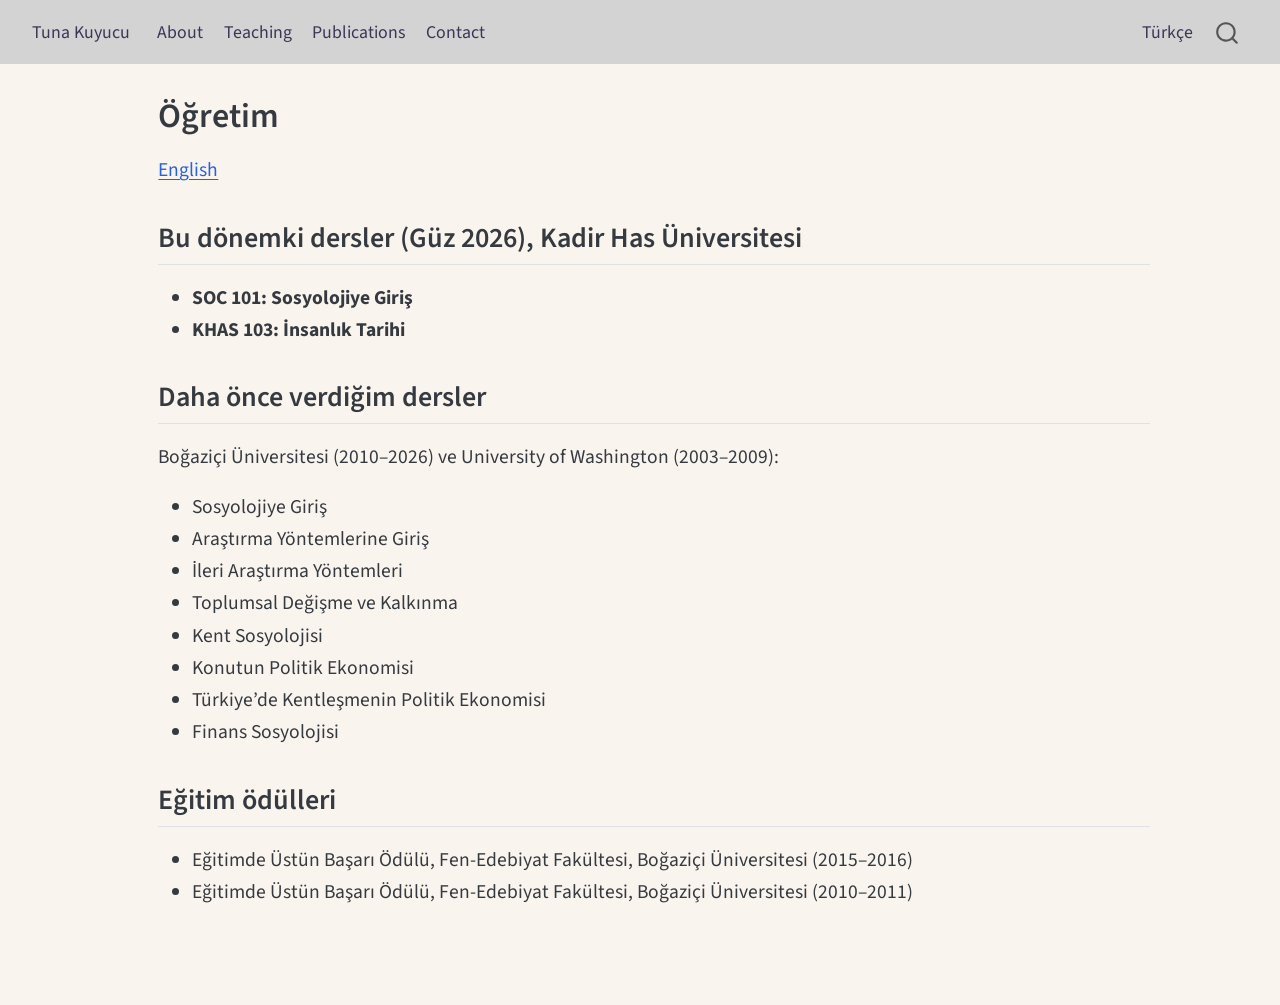
<file: docs/ogretim.html>
<!DOCTYPE html>
<html xmlns="http://www.w3.org/1999/xhtml" lang="en" xml:lang="en"><head>

<meta charset="utf-8">
<meta name="generator" content="quarto-1.10.19">

<meta name="viewport" content="width=device-width, initial-scale=1.0, user-scalable=yes">


<title>Öğretim – Tuna Kuyucu</title>
<style>
/* Default styles provided by pandoc.
** See https://pandoc.org/MANUAL.html#variables-for-html for config info.
*/
span.smallcaps{font-variant: small-caps;}
div.columns{display: flex; gap: 1.5em;}
div.column{flex: auto;}
@media screen {
div.columns{gap: min(4vw, 1.5em);}
div.column{overflow-x: auto;}
}
div.hanging-indent{margin-left: 1.5em; text-indent: -1.5em;}
ul.task-list{list-style: none;}
ul.task-list li input[type="checkbox"] {
  width: 0.8em;
  margin: 0 0.8em 0.2em -1em; /* quarto-specific, see https://github.com/quarto-dev/quarto-cli/issues/4556 */ 
  vertical-align: middle;
}
</style>


<script src="site_libs/quarto-nav/quarto-nav.js"></script>
<script src="site_libs/quarto-nav/headroom.min.js"></script>
<script src="site_libs/clipboard/clipboard.min.js"></script>
<script src="site_libs/quarto-search/autocomplete.umd.js"></script>
<script src="site_libs/quarto-search/fuse.min.js"></script>
<script src="site_libs/quarto-search/quarto-search.js"></script>
<meta name="quarto:offset" content="./">
<script src="site_libs/quarto-html/quarto.js" type="module"></script>
<script src="site_libs/quarto-html/tabsets/tabsets.js" type="module"></script>
<script src="site_libs/quarto-html/popper.min.js"></script>
<script src="site_libs/quarto-html/tippy.umd.min.js"></script>
<script src="site_libs/quarto-html/anchor.min.js"></script>
<link href="site_libs/quarto-html/tippy.css" rel="stylesheet">
<link href="site_libs/quarto-html/quarto-syntax-highlighting-bf27225e3a48a9273f3daa8f8e829971.css" rel="stylesheet" id="quarto-text-highlighting-styles">
<script src="site_libs/bootstrap/bootstrap.min.js"></script>
<link href="site_libs/bootstrap/bootstrap-icons.css" rel="stylesheet">
<link href="site_libs/bootstrap/bootstrap-be9cba10bef2b8146bafa866f564ed87.min.css" rel="stylesheet" append-hash="true" id="quarto-bootstrap" data-mode="light">
<script id="quarto-search-options" type="application/json">{
  "location": "navbar",
  "copy-button": false,
  "collapse-after": 3,
  "panel-placement": "end",
  "type": "overlay",
  "limit": 50,
  "keyboard-shortcut": [
    "f",
    "/",
    "s"
  ],
  "show-item-context": false,
  "language": {
    "search-no-results-text": "No results",
    "search-matching-documents-text": "matching documents",
    "search-copy-link-title": "Copy link to search",
    "search-hide-matches-text": "Hide additional matches",
    "search-more-match-text": "more match in this document",
    "search-more-matches-text": "more matches in this document",
    "search-clear-button-title": "Clear",
    "search-text-placeholder": "",
    "search-detached-cancel-button-title": "Cancel",
    "search-submit-button-title": "Submit",
    "search-label": "Search"
  }
}</script>


<link rel="stylesheet" href="styles.css">
</head>

<body class="nav-fixed fullcontent quarto-light">

<div id="quarto-search-results"></div>
  <header id="quarto-header" class="headroom fixed-top">
    <nav class="navbar navbar-expand-lg " data-bs-theme="dark">
      <div class="navbar-container container-fluid">
      <div class="navbar-brand-container mx-auto">
    <a class="navbar-brand" href="./index.html">
    <span class="navbar-title">Tuna Kuyucu</span>
    </a>
  </div>
            <div id="quarto-search" class="" title="Search"></div>
          <button class="navbar-toggler" type="button" data-bs-toggle="collapse" data-bs-target="#navbarCollapse" aria-controls="navbarCollapse" role="menu" aria-expanded="false" aria-label="Toggle navigation" onclick="if (window.quartoToggleHeadroom) { window.quartoToggleHeadroom(); }">
  <span class="navbar-toggler-icon"></span>
</button>
          <div class="collapse navbar-collapse" id="navbarCollapse">
            <ul class="navbar-nav navbar-nav-scroll me-auto">
  <li class="nav-item">
    <a class="nav-link" href="./index.html"> 
<span class="menu-text">About</span></a>
  </li>  
  <li class="nav-item">
    <a class="nav-link" href="./teaching.html"> 
<span class="menu-text">Teaching</span></a>
  </li>  
  <li class="nav-item">
    <a class="nav-link" href="./publications.html"> 
<span class="menu-text">Publications</span></a>
  </li>  
  <li class="nav-item">
    <a class="nav-link" href="./contact.html"> 
<span class="menu-text">Contact</span></a>
  </li>  
</ul>
            <ul class="navbar-nav navbar-nav-scroll ms-auto">
  <li class="nav-item">
    <a class="nav-link" href="./tr.html"> 
<span class="menu-text">Türkçe</span></a>
  </li>  
</ul>
          </div> <!-- /navcollapse -->
            <div class="quarto-navbar-tools">
</div>
      </div> <!-- /container-fluid -->
    </nav>
</header>
<!-- content -->
<div id="quarto-content" class="quarto-container page-columns page-rows-contents page-layout-article page-navbar">
<!-- sidebar -->
<!-- margin-sidebar -->
    
<!-- main -->
<main class="content" id="quarto-document-content">

<header id="title-block-header" class="quarto-title-block default">
<div class="quarto-title">
<h1 class="title">Öğretim</h1>
</div>



<div class="quarto-title-meta">

    
  
    
  </div>
  


</header>


<p><a href="./teaching.html">English</a></p>
<section id="bu-dönemki-dersler-güz-2026-kadir-has-üniversitesi" class="level2">
<h2 class="anchored" data-anchor-id="bu-dönemki-dersler-güz-2026-kadir-has-üniversitesi">Bu dönemki dersler (Güz 2026), Kadir Has Üniversitesi</h2>
<ul>
<li><strong>SOC 101: Sosyolojiye Giriş</strong></li>
<li><strong>KHAS 103: İnsanlık Tarihi</strong></li>
</ul>
</section>
<section id="daha-önce-verdiğim-dersler" class="level2">
<h2 class="anchored" data-anchor-id="daha-önce-verdiğim-dersler">Daha önce verdiğim dersler</h2>
<p>Boğaziçi Üniversitesi (2010–2026) ve University of Washington (2003–2009):</p>
<ul>
<li>Sosyolojiye Giriş</li>
<li>Araştırma Yöntemlerine Giriş</li>
<li>İleri Araştırma Yöntemleri</li>
<li>Toplumsal Değişme ve Kalkınma</li>
<li>Kent Sosyolojisi</li>
<li>Konutun Politik Ekonomisi</li>
<li>Türkiye’de Kentleşmenin Politik Ekonomisi</li>
<li>Finans Sosyolojisi</li>
</ul>
</section>
<section id="eğitim-ödülleri" class="level2">
<h2 class="anchored" data-anchor-id="eğitim-ödülleri">Eğitim ödülleri</h2>
<ul>
<li>Eğitimde Üstün Başarı Ödülü, Fen-Edebiyat Fakültesi, Boğaziçi Üniversitesi (2015–2016)</li>
<li>Eğitimde Üstün Başarı Ödülü, Fen-Edebiyat Fakültesi, Boğaziçi Üniversitesi (2010–2011)</li>
</ul>


</section>

</main> <!-- /main -->
<script id="quarto-html-after-body" type="application/javascript">
  window.document.addEventListener("DOMContentLoaded", function (event) {
    const icon = "";
    const anchorJS = new window.AnchorJS();
    anchorJS.options = {
      placement: 'right',
      icon: icon
    };
    anchorJS.add('.anchored');
    const isCodeAnnotation = (el) => {
      for (const clz of el.classList) {
        if (clz.startsWith('code-annotation-')) {                     
          return true;
        }
      }
      return false;
    }
    const onCopySuccess = function(e) {
      // button target
      const button = e.trigger;
      // don't keep focus
      button.blur();
      // flash "checked"
      button.classList.add('code-copy-button-checked');
      var currentTitle = button.getAttribute("title");
      button.setAttribute("title", "Copied!");
      let tooltip;
      if (window.bootstrap) {
        button.setAttribute("data-bs-toggle", "tooltip");
        button.setAttribute("data-bs-placement", "left");
        button.setAttribute("data-bs-title", "Copied!");
        tooltip = new bootstrap.Tooltip(button, 
          { trigger: "manual", 
            customClass: "code-copy-button-tooltip",
            offset: [0, -8]});
        tooltip.show();    
      }
      setTimeout(function() {
        if (tooltip) {
          tooltip.hide();
          button.removeAttribute("data-bs-title");
          button.removeAttribute("data-bs-toggle");
          button.removeAttribute("data-bs-placement");
        }
        button.setAttribute("title", currentTitle);
        button.classList.remove('code-copy-button-checked');
      }, 1000);
      // clear code selection
      e.clearSelection();
    }
    const getTextToCopy = function(trigger) {
      const outerScaffold = trigger.parentElement.cloneNode(true);
      const codeEl = outerScaffold.querySelector('code');
      for (const childEl of codeEl.children) {
        if (isCodeAnnotation(childEl)) {
          childEl.remove();
        }
      }
      return codeEl.innerText;
    }
    const clipboard = new window.ClipboardJS('.code-copy-button:not([data-in-quarto-modal])', {
      text: getTextToCopy
    });
    clipboard.on('success', onCopySuccess);
    if (window.document.getElementById('quarto-embedded-source-code-modal')) {
      const clipboardModal = new window.ClipboardJS('.code-copy-button[data-in-quarto-modal]', {
        text: getTextToCopy,
        container: window.document.getElementById('quarto-embedded-source-code-modal')
      });
      clipboardModal.on('success', onCopySuccess);
    }
      var localhostRegex = new RegExp(/^(?:http|https):\/\/localhost\:?[0-9]*\//);
      var mailtoRegex = new RegExp(/^mailto:/);
        var filterRegex = new RegExp('/' + window.location.host + '/');
      var isInternal = (href) => {
          return filterRegex.test(href) || localhostRegex.test(href) || mailtoRegex.test(href);
      }
      // Inspect non-navigation links and adorn them if external
     var links = window.document.querySelectorAll('a[href]:not(.nav-link):not(.navbar-brand):not(.toc-action):not(.sidebar-link):not(.sidebar-item-toggle):not(.pagination-link):not(.no-external):not([aria-hidden]):not(.dropdown-item):not(.quarto-navigation-tool):not(.about-link)');
      for (var i=0; i<links.length; i++) {
        const link = links[i];
        if (!isInternal(link.href)) {
          // undo the damage that might have been done by quarto-nav.js in the case of
          // links that we want to consider external
          if (link.dataset.originalHref !== undefined) {
            link.href = link.dataset.originalHref;
          }
        }
      }
    function tippyHover(el, contentFn, onTriggerFn, onUntriggerFn) {
      const config = {
        allowHTML: true,
        maxWidth: 500,
        delay: 100,
        arrow: false,
        appendTo: function(el) {
            return el.parentElement;
        },
        interactive: true,
        interactiveBorder: 10,
        theme: 'quarto',
        placement: 'bottom-start',
      };
      if (contentFn) {
        config.content = contentFn;
      }
      if (onTriggerFn) {
        config.onTrigger = onTriggerFn;
      }
      if (onUntriggerFn) {
        config.onUntrigger = onUntriggerFn;
      }
      window.tippy(el, config); 
    }
    const noterefs = window.document.querySelectorAll('a[role="doc-noteref"]');
    for (var i=0; i<noterefs.length; i++) {
      const ref = noterefs[i];
      tippyHover(ref, function() {
        // use id or data attribute instead here
        let href = ref.getAttribute('data-footnote-href') || ref.getAttribute('href');
        try { href = new URL(href).hash; } catch {}
        const id = href.replace(/^#\/?/, "");
        const note = window.document.getElementById(id);
        if (note) {
          return note.innerHTML;
        } else {
          return "";
        }
      });
    }
    const xrefs = window.document.querySelectorAll('a.quarto-xref');
    const processXRef = (id, note) => {
      // Strip column container classes
      const stripColumnClz = (el) => {
        el.classList.remove("page-full", "page-columns");
        if (el.children) {
          for (const child of el.children) {
            stripColumnClz(child);
          }
        }
      }
      stripColumnClz(note)
      if (id === null || id.startsWith('sec-')) {
        // Special case sections, only their first couple elements
        const container = document.createElement("div");
        if (note.children && note.children.length > 2) {
          container.appendChild(note.children[0].cloneNode(true));
          for (let i = 1; i < note.children.length; i++) {
            const child = note.children[i];
            if (child.tagName === "P" && child.innerText === "") {
              continue;
            } else {
              container.appendChild(child.cloneNode(true));
              break;
            }
          }
          if (window.Quarto?.typesetMath) {
            window.Quarto.typesetMath(container);
          }
          return container.innerHTML
        } else {
          if (window.Quarto?.typesetMath) {
            window.Quarto.typesetMath(note);
          }
          return note.innerHTML;
        }
      } else {
        // Remove any anchor links if they are present
        const anchorLink = note.querySelector('a.anchorjs-link');
        if (anchorLink) {
          anchorLink.remove();
        }
        if (window.Quarto?.typesetMath) {
          window.Quarto.typesetMath(note);
        }
        if (note.classList.contains("callout")) {
          return note.outerHTML;
        } else {
          return note.innerHTML;
        }
      }
    }
    for (var i=0; i<xrefs.length; i++) {
      const xref = xrefs[i];
      tippyHover(xref, undefined, function(instance) {
        instance.disable();
        let url = xref.getAttribute('href');
        let hash = undefined; 
        if (url.startsWith('#')) {
          hash = url;
        } else {
          try { hash = new URL(url).hash; } catch {}
        }
        if (hash) {
          const id = hash.replace(/^#\/?/, "");
          const note = window.document.getElementById(id);
          if (note !== null) {
            try {
              const html = processXRef(id, note.cloneNode(true));
              instance.setContent(html);
            } finally {
              instance.enable();
              instance.show();
            }
          } else {
            // See if we can fetch this
            fetch(url.split('#')[0])
            .then(res => res.text())
            .then(html => {
              const parser = new DOMParser();
              const htmlDoc = parser.parseFromString(html, "text/html");
              const note = htmlDoc.getElementById(id);
              if (note !== null) {
                const html = processXRef(id, note);
                instance.setContent(html);
              } 
            }).finally(() => {
              instance.enable();
              instance.show();
            });
          }
        } else {
          // See if we can fetch a full url (with no hash to target)
          // This is a special case and we should probably do some content thinning / targeting
          fetch(url)
          .then(res => res.text())
          .then(html => {
            const parser = new DOMParser();
            const htmlDoc = parser.parseFromString(html, "text/html");
            const note = htmlDoc.querySelector('main.content');
            if (note !== null) {
              // This should only happen for chapter cross references
              // (since there is no id in the URL)
              // remove the first header
              if (note.children.length > 0 && note.children[0].tagName === "HEADER") {
                note.children[0].remove();
              }
              const html = processXRef(null, note);
              instance.setContent(html);
            } 
          }).finally(() => {
            instance.enable();
            instance.show();
          });
        }
      }, function(instance) {
      });
    }
        let selectedAnnoteEl;
        const selectorForAnnotation = ( cell, annotation) => {
          let cellAttr = 'data-code-cell="' + cell + '"';
          let lineAttr = 'data-code-annotation="' +  annotation + '"';
          const selector = 'span[' + cellAttr + '][' + lineAttr + ']';
          return selector;
        }
        const selectCodeLines = (annoteEl) => {
          const doc = window.document;
          const targetCell = annoteEl.getAttribute("data-target-cell");
          const targetAnnotation = annoteEl.getAttribute("data-target-annotation");
          const annoteSpan = window.document.querySelector(selectorForAnnotation(targetCell, targetAnnotation));
          const lines = annoteSpan.getAttribute("data-code-lines").split(",");
          const lineIds = lines.map((line) => {
            return targetCell + "-" + line;
          })
          let top = null;
          let height = null;
          let parent = null;
          if (lineIds.length > 0) {
              //compute the position of the single el (top and bottom and make a div)
              const el = window.document.getElementById(lineIds[0]);
              top = el.offsetTop;
              height = el.offsetHeight;
              parent = el.parentElement.parentElement;
            if (lineIds.length > 1) {
              const lastEl = window.document.getElementById(lineIds[lineIds.length - 1]);
              const bottom = lastEl.offsetTop + lastEl.offsetHeight;
              height = bottom - top;
            }
            if (top !== null && height !== null && parent !== null) {
              // cook up a div (if necessary) and position it 
              let div = window.document.getElementById("code-annotation-line-highlight");
              if (div === null) {
                div = window.document.createElement("div");
                div.setAttribute("id", "code-annotation-line-highlight");
                div.style.position = 'absolute';
                parent.appendChild(div);
              }
              div.style.top = top - 2 + "px";
              div.style.height = height + 4 + "px";
              div.style.left = 0;
              let gutterDiv = window.document.getElementById("code-annotation-line-highlight-gutter");
              if (gutterDiv === null) {
                gutterDiv = window.document.createElement("div");
                gutterDiv.setAttribute("id", "code-annotation-line-highlight-gutter");
                gutterDiv.style.position = 'absolute';
                const codeCell = window.document.getElementById(targetCell);
                const gutter = codeCell.querySelector('.code-annotation-gutter');
                gutter.appendChild(gutterDiv);
              }
              gutterDiv.style.top = top - 2 + "px";
              gutterDiv.style.height = height + 4 + "px";
            }
            selectedAnnoteEl = annoteEl;
          }
        };
        const unselectCodeLines = () => {
          const elementsIds = ["code-annotation-line-highlight", "code-annotation-line-highlight-gutter"];
          elementsIds.forEach((elId) => {
            const div = window.document.getElementById(elId);
            if (div) {
              div.remove();
            }
          });
          selectedAnnoteEl = undefined;
        };
          // Handle positioning of the toggle
      window.addEventListener(
        "resize",
        throttle(() => {
          elRect = undefined;
          if (selectedAnnoteEl) {
            selectCodeLines(selectedAnnoteEl);
          }
        }, 10)
      );
      function throttle(fn, ms) {
      let throttle = false;
      let timer;
        return (...args) => {
          if(!throttle) { // first call gets through
              fn.apply(this, args);
              throttle = true;
          } else { // all the others get throttled
              if(timer) clearTimeout(timer); // cancel #2
              timer = setTimeout(() => {
                fn.apply(this, args);
                timer = throttle = false;
              }, ms);
          }
        };
      }
        // Attach click handler to the DT
        const annoteDls = window.document.querySelectorAll('dt[data-target-cell]');
        for (const annoteDlNode of annoteDls) {
          annoteDlNode.addEventListener('click', (event) => {
            const clickedEl = event.target;
            if (clickedEl !== selectedAnnoteEl) {
              unselectCodeLines();
              const activeEl = window.document.querySelector('dt[data-target-cell].code-annotation-active');
              if (activeEl) {
                activeEl.classList.remove('code-annotation-active');
              }
              selectCodeLines(clickedEl);
              clickedEl.classList.add('code-annotation-active');
            } else {
              // Unselect the line
              unselectCodeLines();
              clickedEl.classList.remove('code-annotation-active');
            }
          });
        }
    const findCites = (el) => {
      const parentEl = el.parentElement;
      if (parentEl) {
        const cites = parentEl.dataset.cites;
        if (cites) {
          return {
            el,
            cites: cites.split(' ')
          };
        } else {
          return findCites(el.parentElement)
        }
      } else {
        return undefined;
      }
    };
    var bibliorefs = window.document.querySelectorAll('a[role="doc-biblioref"]');
    for (var i=0; i<bibliorefs.length; i++) {
      const ref = bibliorefs[i];
      const citeInfo = findCites(ref);
      if (citeInfo) {
        tippyHover(citeInfo.el, function() {
          var popup = window.document.createElement('div');
          citeInfo.cites.forEach(function(cite) {
            var citeDiv = window.document.createElement('div');
            citeDiv.classList.add('hanging-indent');
            citeDiv.classList.add('csl-entry');
            var biblioDiv = window.document.getElementById('ref-' + cite);
            if (biblioDiv) {
              citeDiv.innerHTML = biblioDiv.innerHTML;
            }
            popup.appendChild(citeDiv);
          });
          return popup.innerHTML;
        });
      }
    }
  });
  </script>
</div> <!-- /content -->




</body></html>
</file>
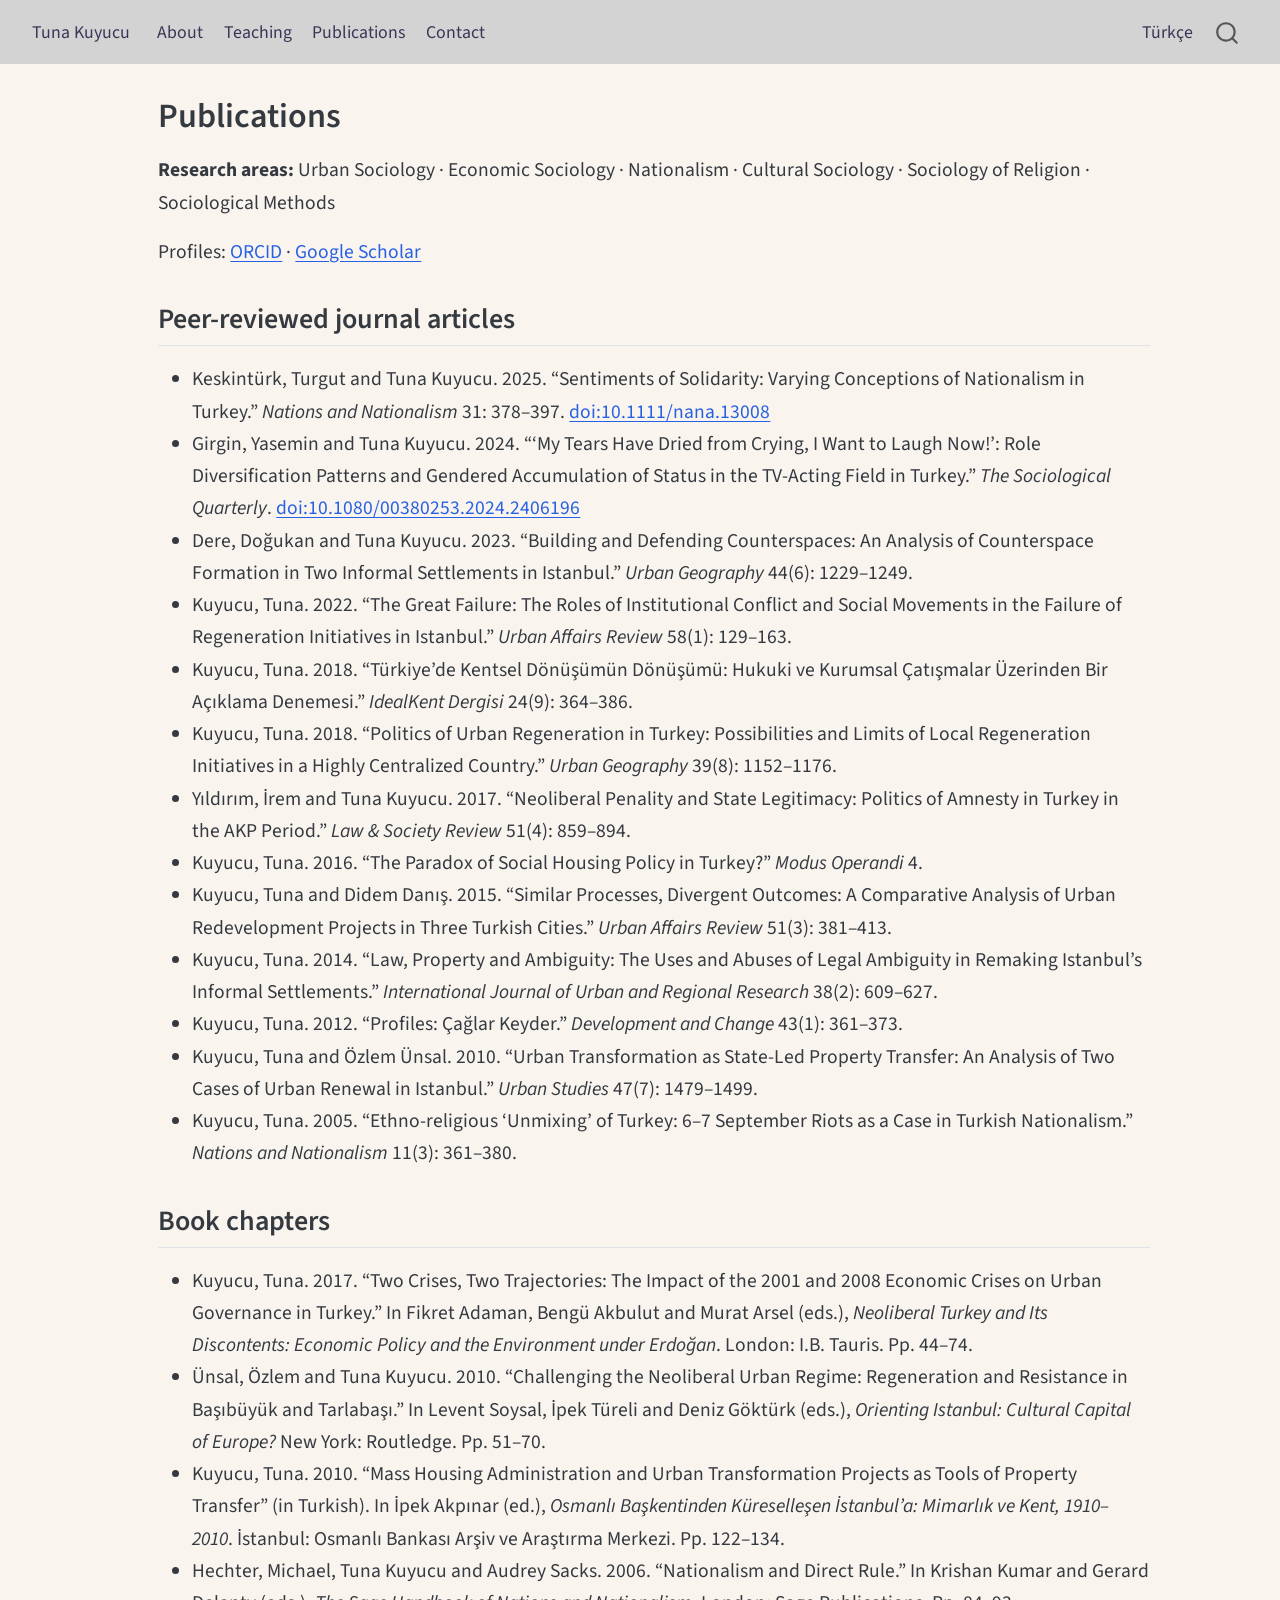
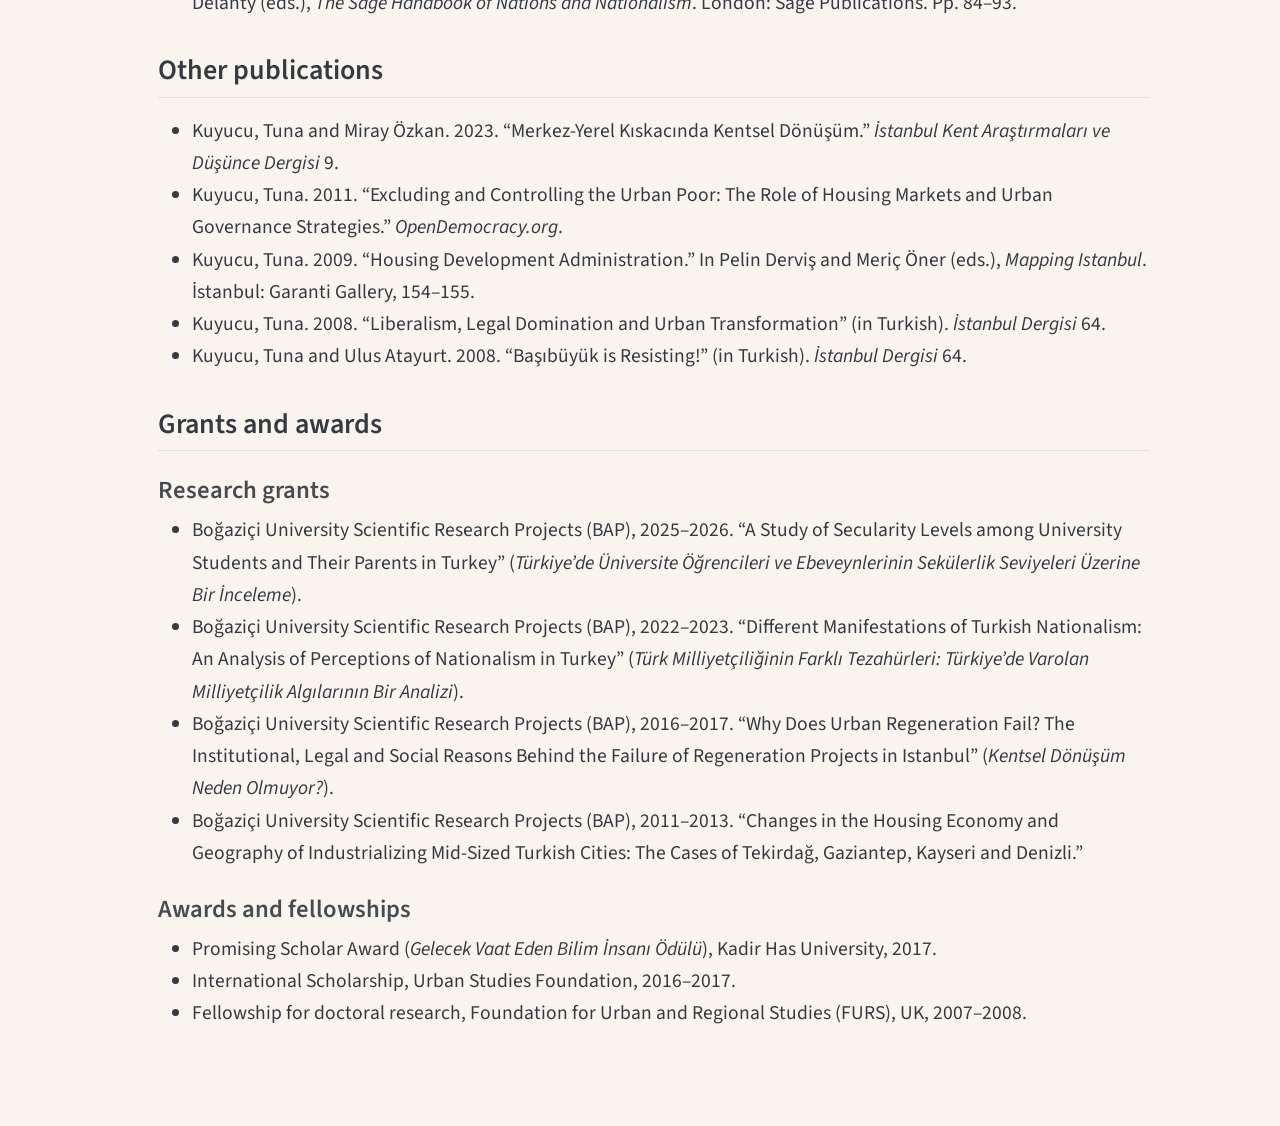
<file: docs/publications.html>
<!DOCTYPE html>
<html xmlns="http://www.w3.org/1999/xhtml" lang="en" xml:lang="en"><head>

<meta charset="utf-8">
<meta name="generator" content="quarto-1.10.19">

<meta name="viewport" content="width=device-width, initial-scale=1.0, user-scalable=yes">


<title>Publications – Tuna Kuyucu</title>
<style>
/* Default styles provided by pandoc.
** See https://pandoc.org/MANUAL.html#variables-for-html for config info.
*/
span.smallcaps{font-variant: small-caps;}
div.columns{display: flex; gap: 1.5em;}
div.column{flex: auto;}
@media screen {
div.columns{gap: min(4vw, 1.5em);}
div.column{overflow-x: auto;}
}
div.hanging-indent{margin-left: 1.5em; text-indent: -1.5em;}
ul.task-list{list-style: none;}
ul.task-list li input[type="checkbox"] {
  width: 0.8em;
  margin: 0 0.8em 0.2em -1em; /* quarto-specific, see https://github.com/quarto-dev/quarto-cli/issues/4556 */ 
  vertical-align: middle;
}
</style>


<script src="site_libs/quarto-nav/quarto-nav.js"></script>
<script src="site_libs/quarto-nav/headroom.min.js"></script>
<script src="site_libs/clipboard/clipboard.min.js"></script>
<script src="site_libs/quarto-search/autocomplete.umd.js"></script>
<script src="site_libs/quarto-search/fuse.min.js"></script>
<script src="site_libs/quarto-search/quarto-search.js"></script>
<meta name="quarto:offset" content="./">
<script src="site_libs/quarto-html/quarto.js" type="module"></script>
<script src="site_libs/quarto-html/tabsets/tabsets.js" type="module"></script>
<script src="site_libs/quarto-html/popper.min.js"></script>
<script src="site_libs/quarto-html/tippy.umd.min.js"></script>
<script src="site_libs/quarto-html/anchor.min.js"></script>
<link href="site_libs/quarto-html/tippy.css" rel="stylesheet">
<link href="site_libs/quarto-html/quarto-syntax-highlighting-bf27225e3a48a9273f3daa8f8e829971.css" rel="stylesheet" id="quarto-text-highlighting-styles">
<script src="site_libs/bootstrap/bootstrap.min.js"></script>
<link href="site_libs/bootstrap/bootstrap-icons.css" rel="stylesheet">
<link href="site_libs/bootstrap/bootstrap-be9cba10bef2b8146bafa866f564ed87.min.css" rel="stylesheet" append-hash="true" id="quarto-bootstrap" data-mode="light">
<script id="quarto-search-options" type="application/json">{
  "location": "navbar",
  "copy-button": false,
  "collapse-after": 3,
  "panel-placement": "end",
  "type": "overlay",
  "limit": 50,
  "keyboard-shortcut": [
    "f",
    "/",
    "s"
  ],
  "show-item-context": false,
  "language": {
    "search-no-results-text": "No results",
    "search-matching-documents-text": "matching documents",
    "search-copy-link-title": "Copy link to search",
    "search-hide-matches-text": "Hide additional matches",
    "search-more-match-text": "more match in this document",
    "search-more-matches-text": "more matches in this document",
    "search-clear-button-title": "Clear",
    "search-text-placeholder": "",
    "search-detached-cancel-button-title": "Cancel",
    "search-submit-button-title": "Submit",
    "search-label": "Search"
  }
}</script>


<link rel="stylesheet" href="styles.css">
</head>

<body class="nav-fixed fullcontent quarto-light">

<div id="quarto-search-results"></div>
  <header id="quarto-header" class="headroom fixed-top">
    <nav class="navbar navbar-expand-lg " data-bs-theme="dark">
      <div class="navbar-container container-fluid">
      <div class="navbar-brand-container mx-auto">
    <a class="navbar-brand" href="./index.html">
    <span class="navbar-title">Tuna Kuyucu</span>
    </a>
  </div>
            <div id="quarto-search" class="" title="Search"></div>
          <button class="navbar-toggler" type="button" data-bs-toggle="collapse" data-bs-target="#navbarCollapse" aria-controls="navbarCollapse" role="menu" aria-expanded="false" aria-label="Toggle navigation" onclick="if (window.quartoToggleHeadroom) { window.quartoToggleHeadroom(); }">
  <span class="navbar-toggler-icon"></span>
</button>
          <div class="collapse navbar-collapse" id="navbarCollapse">
            <ul class="navbar-nav navbar-nav-scroll me-auto">
  <li class="nav-item">
    <a class="nav-link" href="./index.html"> 
<span class="menu-text">About</span></a>
  </li>  
  <li class="nav-item">
    <a class="nav-link" href="./teaching.html"> 
<span class="menu-text">Teaching</span></a>
  </li>  
  <li class="nav-item">
    <a class="nav-link active" href="./publications.html" aria-current="page"> 
<span class="menu-text">Publications</span></a>
  </li>  
  <li class="nav-item">
    <a class="nav-link" href="./contact.html"> 
<span class="menu-text">Contact</span></a>
  </li>  
</ul>
            <ul class="navbar-nav navbar-nav-scroll ms-auto">
  <li class="nav-item">
    <a class="nav-link" href="./tr.html"> 
<span class="menu-text">Türkçe</span></a>
  </li>  
</ul>
          </div> <!-- /navcollapse -->
            <div class="quarto-navbar-tools">
</div>
      </div> <!-- /container-fluid -->
    </nav>
</header>
<!-- content -->
<div id="quarto-content" class="quarto-container page-columns page-rows-contents page-layout-article page-navbar">
<!-- sidebar -->
<!-- margin-sidebar -->
    
<!-- main -->
<main class="content" id="quarto-document-content">

<header id="title-block-header" class="quarto-title-block default">
<div class="quarto-title">
<h1 class="title">Publications</h1>
</div>



<div class="quarto-title-meta">

    
  
    
  </div>
  


</header>


<p><strong>Research areas:</strong> Urban Sociology · Economic Sociology · Nationalism · Cultural Sociology · Sociology of Religion · Sociological Methods</p>
<p>Profiles: <a href="https://orcid.org/0000-0002-2571-9834">ORCID</a> · <a href="https://scholar.google.com/citations?user=jiwnXN4AAAAJ&amp;hl=tr&amp;oi=ao">Google Scholar</a></p>
<section id="peer-reviewed-journal-articles" class="level2">
<h2 class="anchored" data-anchor-id="peer-reviewed-journal-articles">Peer-reviewed journal articles</h2>
<ul>
<li>Keskintürk, Turgut and Tuna Kuyucu. 2025. “Sentiments of Solidarity: Varying Conceptions of Nationalism in Turkey.” <em>Nations and Nationalism</em> 31: 378–397. <a href="https://doi.org/10.1111/nana.13008">doi:10.1111/nana.13008</a></li>
<li>Girgin, Yasemin and Tuna Kuyucu. 2024. “‘My Tears Have Dried from Crying, I Want to Laugh Now!’: Role Diversification Patterns and Gendered Accumulation of Status in the TV-Acting Field in Turkey.” <em>The Sociological Quarterly</em>. <a href="https://doi.org/10.1080/00380253.2024.2406196">doi:10.1080/00380253.2024.2406196</a></li>
<li>Dere, Doğukan and Tuna Kuyucu. 2023. “Building and Defending Counterspaces: An Analysis of Counterspace Formation in Two Informal Settlements in Istanbul.” <em>Urban Geography</em> 44(6): 1229–1249.</li>
<li>Kuyucu, Tuna. 2022. “The Great Failure: The Roles of Institutional Conflict and Social Movements in the Failure of Regeneration Initiatives in Istanbul.” <em>Urban Affairs Review</em> 58(1): 129–163.</li>
<li>Kuyucu, Tuna. 2018. “Türkiye’de Kentsel Dönüşümün Dönüşümü: Hukuki ve Kurumsal Çatışmalar Üzerinden Bir Açıklama Denemesi.” <em>IdealKent Dergisi</em> 24(9): 364–386.</li>
<li>Kuyucu, Tuna. 2018. “Politics of Urban Regeneration in Turkey: Possibilities and Limits of Local Regeneration Initiatives in a Highly Centralized Country.” <em>Urban Geography</em> 39(8): 1152–1176.</li>
<li>Yıldırım, İrem and Tuna Kuyucu. 2017. “Neoliberal Penality and State Legitimacy: Politics of Amnesty in Turkey in the AKP Period.” <em>Law &amp; Society Review</em> 51(4): 859–894.</li>
<li>Kuyucu, Tuna. 2016. “The Paradox of Social Housing Policy in Turkey?” <em>Modus Operandi</em> 4.</li>
<li>Kuyucu, Tuna and Didem Danış. 2015. “Similar Processes, Divergent Outcomes: A Comparative Analysis of Urban Redevelopment Projects in Three Turkish Cities.” <em>Urban Affairs Review</em> 51(3): 381–413.</li>
<li>Kuyucu, Tuna. 2014. “Law, Property and Ambiguity: The Uses and Abuses of Legal Ambiguity in Remaking Istanbul’s Informal Settlements.” <em>International Journal of Urban and Regional Research</em> 38(2): 609–627.</li>
<li>Kuyucu, Tuna. 2012. “Profiles: Çağlar Keyder.” <em>Development and Change</em> 43(1): 361–373.</li>
<li>Kuyucu, Tuna and Özlem Ünsal. 2010. “Urban Transformation as State-Led Property Transfer: An Analysis of Two Cases of Urban Renewal in Istanbul.” <em>Urban Studies</em> 47(7): 1479–1499.</li>
<li>Kuyucu, Tuna. 2005. “Ethno-religious ‘Unmixing’ of Turkey: 6–7 September Riots as a Case in Turkish Nationalism.” <em>Nations and Nationalism</em> 11(3): 361–380.</li>
</ul>
</section>
<section id="book-chapters" class="level2">
<h2 class="anchored" data-anchor-id="book-chapters">Book chapters</h2>
<ul>
<li>Kuyucu, Tuna. 2017. “Two Crises, Two Trajectories: The Impact of the 2001 and 2008 Economic Crises on Urban Governance in Turkey.” In Fikret Adaman, Bengü Akbulut and Murat Arsel (eds.), <em>Neoliberal Turkey and Its Discontents: Economic Policy and the Environment under Erdoğan</em>. London: I.B. Tauris. Pp. 44–74.</li>
<li>Ünsal, Özlem and Tuna Kuyucu. 2010. “Challenging the Neoliberal Urban Regime: Regeneration and Resistance in Başıbüyük and Tarlabaşı.” In Levent Soysal, İpek Türeli and Deniz Göktürk (eds.), <em>Orienting Istanbul: Cultural Capital of Europe?</em> New York: Routledge. Pp. 51–70.</li>
<li>Kuyucu, Tuna. 2010. “Mass Housing Administration and Urban Transformation Projects as Tools of Property Transfer” (in Turkish). In İpek Akpınar (ed.), <em>Osmanlı Başkentinden Küreselleşen İstanbul’a: Mimarlık ve Kent, 1910–2010</em>. İstanbul: Osmanlı Bankası Arşiv ve Araştırma Merkezi. Pp. 122–134.</li>
<li>Hechter, Michael, Tuna Kuyucu and Audrey Sacks. 2006. “Nationalism and Direct Rule.” In Krishan Kumar and Gerard Delanty (eds.), <em>The Sage Handbook of Nations and Nationalism</em>. London: Sage Publications. Pp. 84–93.</li>
</ul>
</section>
<section id="other-publications" class="level2">
<h2 class="anchored" data-anchor-id="other-publications">Other publications</h2>
<ul>
<li>Kuyucu, Tuna and Miray Özkan. 2023. “Merkez-Yerel Kıskacında Kentsel Dönüşüm.” <em>İstanbul Kent Araştırmaları ve Düşünce Dergisi</em> 9.</li>
<li>Kuyucu, Tuna. 2011. “Excluding and Controlling the Urban Poor: The Role of Housing Markets and Urban Governance Strategies.” <em>OpenDemocracy.org</em>.</li>
<li>Kuyucu, Tuna. 2009. “Housing Development Administration.” In Pelin Derviş and Meriç Öner (eds.), <em>Mapping Istanbul</em>. İstanbul: Garanti Gallery, 154–155.</li>
<li>Kuyucu, Tuna. 2008. “Liberalism, Legal Domination and Urban Transformation” (in Turkish). <em>İstanbul Dergisi</em> 64.</li>
<li>Kuyucu, Tuna and Ulus Atayurt. 2008. “Başıbüyük is Resisting!” (in Turkish). <em>İstanbul Dergisi</em> 64.</li>
</ul>
</section>
<section id="grants-and-awards" class="level2">
<h2 class="anchored" data-anchor-id="grants-and-awards">Grants and awards</h2>
<section id="research-grants" class="level3">
<h3 class="anchored" data-anchor-id="research-grants">Research grants</h3>
<ul>
<li>Boğaziçi University Scientific Research Projects (BAP), 2025–2026. “A Study of Secularity Levels among University Students and Their Parents in Turkey” (<em>Türkiye’de Üniversite Öğrencileri ve Ebeveynlerinin Sekülerlik Seviyeleri Üzerine Bir İnceleme</em>).</li>
<li>Boğaziçi University Scientific Research Projects (BAP), 2022–2023. “Different Manifestations of Turkish Nationalism: An Analysis of Perceptions of Nationalism in Turkey” (<em>Türk Milliyetçiliğinin Farklı Tezahürleri: Türkiye’de Varolan Milliyetçilik Algılarının Bir Analizi</em>).</li>
<li>Boğaziçi University Scientific Research Projects (BAP), 2016–2017. “Why Does Urban Regeneration Fail? The Institutional, Legal and Social Reasons Behind the Failure of Regeneration Projects in Istanbul” (<em>Kentsel Dönüşüm Neden Olmuyor?</em>).</li>
<li>Boğaziçi University Scientific Research Projects (BAP), 2011–2013. “Changes in the Housing Economy and Geography of Industrializing Mid-Sized Turkish Cities: The Cases of Tekirdağ, Gaziantep, Kayseri and Denizli.”</li>
</ul>
</section>
<section id="awards-and-fellowships" class="level3">
<h3 class="anchored" data-anchor-id="awards-and-fellowships">Awards and fellowships</h3>
<ul>
<li>Promising Scholar Award (<em>Gelecek Vaat Eden Bilim İnsanı Ödülü</em>), Kadir Has University, 2017.</li>
<li>International Scholarship, Urban Studies Foundation, 2016–2017.</li>
<li>Fellowship for doctoral research, Foundation for Urban and Regional Studies (FURS), UK, 2007–2008.</li>
</ul>


</section>
</section>

</main> <!-- /main -->
<script id="quarto-html-after-body" type="application/javascript">
  window.document.addEventListener("DOMContentLoaded", function (event) {
    const icon = "";
    const anchorJS = new window.AnchorJS();
    anchorJS.options = {
      placement: 'right',
      icon: icon
    };
    anchorJS.add('.anchored');
    const isCodeAnnotation = (el) => {
      for (const clz of el.classList) {
        if (clz.startsWith('code-annotation-')) {                     
          return true;
        }
      }
      return false;
    }
    const onCopySuccess = function(e) {
      // button target
      const button = e.trigger;
      // don't keep focus
      button.blur();
      // flash "checked"
      button.classList.add('code-copy-button-checked');
      var currentTitle = button.getAttribute("title");
      button.setAttribute("title", "Copied!");
      let tooltip;
      if (window.bootstrap) {
        button.setAttribute("data-bs-toggle", "tooltip");
        button.setAttribute("data-bs-placement", "left");
        button.setAttribute("data-bs-title", "Copied!");
        tooltip = new bootstrap.Tooltip(button, 
          { trigger: "manual", 
            customClass: "code-copy-button-tooltip",
            offset: [0, -8]});
        tooltip.show();    
      }
      setTimeout(function() {
        if (tooltip) {
          tooltip.hide();
          button.removeAttribute("data-bs-title");
          button.removeAttribute("data-bs-toggle");
          button.removeAttribute("data-bs-placement");
        }
        button.setAttribute("title", currentTitle);
        button.classList.remove('code-copy-button-checked');
      }, 1000);
      // clear code selection
      e.clearSelection();
    }
    const getTextToCopy = function(trigger) {
      const outerScaffold = trigger.parentElement.cloneNode(true);
      const codeEl = outerScaffold.querySelector('code');
      for (const childEl of codeEl.children) {
        if (isCodeAnnotation(childEl)) {
          childEl.remove();
        }
      }
      return codeEl.innerText;
    }
    const clipboard = new window.ClipboardJS('.code-copy-button:not([data-in-quarto-modal])', {
      text: getTextToCopy
    });
    clipboard.on('success', onCopySuccess);
    if (window.document.getElementById('quarto-embedded-source-code-modal')) {
      const clipboardModal = new window.ClipboardJS('.code-copy-button[data-in-quarto-modal]', {
        text: getTextToCopy,
        container: window.document.getElementById('quarto-embedded-source-code-modal')
      });
      clipboardModal.on('success', onCopySuccess);
    }
      var localhostRegex = new RegExp(/^(?:http|https):\/\/localhost\:?[0-9]*\//);
      var mailtoRegex = new RegExp(/^mailto:/);
        var filterRegex = new RegExp('/' + window.location.host + '/');
      var isInternal = (href) => {
          return filterRegex.test(href) || localhostRegex.test(href) || mailtoRegex.test(href);
      }
      // Inspect non-navigation links and adorn them if external
     var links = window.document.querySelectorAll('a[href]:not(.nav-link):not(.navbar-brand):not(.toc-action):not(.sidebar-link):not(.sidebar-item-toggle):not(.pagination-link):not(.no-external):not([aria-hidden]):not(.dropdown-item):not(.quarto-navigation-tool):not(.about-link)');
      for (var i=0; i<links.length; i++) {
        const link = links[i];
        if (!isInternal(link.href)) {
          // undo the damage that might have been done by quarto-nav.js in the case of
          // links that we want to consider external
          if (link.dataset.originalHref !== undefined) {
            link.href = link.dataset.originalHref;
          }
        }
      }
    function tippyHover(el, contentFn, onTriggerFn, onUntriggerFn) {
      const config = {
        allowHTML: true,
        maxWidth: 500,
        delay: 100,
        arrow: false,
        appendTo: function(el) {
            return el.parentElement;
        },
        interactive: true,
        interactiveBorder: 10,
        theme: 'quarto',
        placement: 'bottom-start',
      };
      if (contentFn) {
        config.content = contentFn;
      }
      if (onTriggerFn) {
        config.onTrigger = onTriggerFn;
      }
      if (onUntriggerFn) {
        config.onUntrigger = onUntriggerFn;
      }
      window.tippy(el, config); 
    }
    const noterefs = window.document.querySelectorAll('a[role="doc-noteref"]');
    for (var i=0; i<noterefs.length; i++) {
      const ref = noterefs[i];
      tippyHover(ref, function() {
        // use id or data attribute instead here
        let href = ref.getAttribute('data-footnote-href') || ref.getAttribute('href');
        try { href = new URL(href).hash; } catch {}
        const id = href.replace(/^#\/?/, "");
        const note = window.document.getElementById(id);
        if (note) {
          return note.innerHTML;
        } else {
          return "";
        }
      });
    }
    const xrefs = window.document.querySelectorAll('a.quarto-xref');
    const processXRef = (id, note) => {
      // Strip column container classes
      const stripColumnClz = (el) => {
        el.classList.remove("page-full", "page-columns");
        if (el.children) {
          for (const child of el.children) {
            stripColumnClz(child);
          }
        }
      }
      stripColumnClz(note)
      if (id === null || id.startsWith('sec-')) {
        // Special case sections, only their first couple elements
        const container = document.createElement("div");
        if (note.children && note.children.length > 2) {
          container.appendChild(note.children[0].cloneNode(true));
          for (let i = 1; i < note.children.length; i++) {
            const child = note.children[i];
            if (child.tagName === "P" && child.innerText === "") {
              continue;
            } else {
              container.appendChild(child.cloneNode(true));
              break;
            }
          }
          if (window.Quarto?.typesetMath) {
            window.Quarto.typesetMath(container);
          }
          return container.innerHTML
        } else {
          if (window.Quarto?.typesetMath) {
            window.Quarto.typesetMath(note);
          }
          return note.innerHTML;
        }
      } else {
        // Remove any anchor links if they are present
        const anchorLink = note.querySelector('a.anchorjs-link');
        if (anchorLink) {
          anchorLink.remove();
        }
        if (window.Quarto?.typesetMath) {
          window.Quarto.typesetMath(note);
        }
        if (note.classList.contains("callout")) {
          return note.outerHTML;
        } else {
          return note.innerHTML;
        }
      }
    }
    for (var i=0; i<xrefs.length; i++) {
      const xref = xrefs[i];
      tippyHover(xref, undefined, function(instance) {
        instance.disable();
        let url = xref.getAttribute('href');
        let hash = undefined; 
        if (url.startsWith('#')) {
          hash = url;
        } else {
          try { hash = new URL(url).hash; } catch {}
        }
        if (hash) {
          const id = hash.replace(/^#\/?/, "");
          const note = window.document.getElementById(id);
          if (note !== null) {
            try {
              const html = processXRef(id, note.cloneNode(true));
              instance.setContent(html);
            } finally {
              instance.enable();
              instance.show();
            }
          } else {
            // See if we can fetch this
            fetch(url.split('#')[0])
            .then(res => res.text())
            .then(html => {
              const parser = new DOMParser();
              const htmlDoc = parser.parseFromString(html, "text/html");
              const note = htmlDoc.getElementById(id);
              if (note !== null) {
                const html = processXRef(id, note);
                instance.setContent(html);
              } 
            }).finally(() => {
              instance.enable();
              instance.show();
            });
          }
        } else {
          // See if we can fetch a full url (with no hash to target)
          // This is a special case and we should probably do some content thinning / targeting
          fetch(url)
          .then(res => res.text())
          .then(html => {
            const parser = new DOMParser();
            const htmlDoc = parser.parseFromString(html, "text/html");
            const note = htmlDoc.querySelector('main.content');
            if (note !== null) {
              // This should only happen for chapter cross references
              // (since there is no id in the URL)
              // remove the first header
              if (note.children.length > 0 && note.children[0].tagName === "HEADER") {
                note.children[0].remove();
              }
              const html = processXRef(null, note);
              instance.setContent(html);
            } 
          }).finally(() => {
            instance.enable();
            instance.show();
          });
        }
      }, function(instance) {
      });
    }
        let selectedAnnoteEl;
        const selectorForAnnotation = ( cell, annotation) => {
          let cellAttr = 'data-code-cell="' + cell + '"';
          let lineAttr = 'data-code-annotation="' +  annotation + '"';
          const selector = 'span[' + cellAttr + '][' + lineAttr + ']';
          return selector;
        }
        const selectCodeLines = (annoteEl) => {
          const doc = window.document;
          const targetCell = annoteEl.getAttribute("data-target-cell");
          const targetAnnotation = annoteEl.getAttribute("data-target-annotation");
          const annoteSpan = window.document.querySelector(selectorForAnnotation(targetCell, targetAnnotation));
          const lines = annoteSpan.getAttribute("data-code-lines").split(",");
          const lineIds = lines.map((line) => {
            return targetCell + "-" + line;
          })
          let top = null;
          let height = null;
          let parent = null;
          if (lineIds.length > 0) {
              //compute the position of the single el (top and bottom and make a div)
              const el = window.document.getElementById(lineIds[0]);
              top = el.offsetTop;
              height = el.offsetHeight;
              parent = el.parentElement.parentElement;
            if (lineIds.length > 1) {
              const lastEl = window.document.getElementById(lineIds[lineIds.length - 1]);
              const bottom = lastEl.offsetTop + lastEl.offsetHeight;
              height = bottom - top;
            }
            if (top !== null && height !== null && parent !== null) {
              // cook up a div (if necessary) and position it 
              let div = window.document.getElementById("code-annotation-line-highlight");
              if (div === null) {
                div = window.document.createElement("div");
                div.setAttribute("id", "code-annotation-line-highlight");
                div.style.position = 'absolute';
                parent.appendChild(div);
              }
              div.style.top = top - 2 + "px";
              div.style.height = height + 4 + "px";
              div.style.left = 0;
              let gutterDiv = window.document.getElementById("code-annotation-line-highlight-gutter");
              if (gutterDiv === null) {
                gutterDiv = window.document.createElement("div");
                gutterDiv.setAttribute("id", "code-annotation-line-highlight-gutter");
                gutterDiv.style.position = 'absolute';
                const codeCell = window.document.getElementById(targetCell);
                const gutter = codeCell.querySelector('.code-annotation-gutter');
                gutter.appendChild(gutterDiv);
              }
              gutterDiv.style.top = top - 2 + "px";
              gutterDiv.style.height = height + 4 + "px";
            }
            selectedAnnoteEl = annoteEl;
          }
        };
        const unselectCodeLines = () => {
          const elementsIds = ["code-annotation-line-highlight", "code-annotation-line-highlight-gutter"];
          elementsIds.forEach((elId) => {
            const div = window.document.getElementById(elId);
            if (div) {
              div.remove();
            }
          });
          selectedAnnoteEl = undefined;
        };
          // Handle positioning of the toggle
      window.addEventListener(
        "resize",
        throttle(() => {
          elRect = undefined;
          if (selectedAnnoteEl) {
            selectCodeLines(selectedAnnoteEl);
          }
        }, 10)
      );
      function throttle(fn, ms) {
      let throttle = false;
      let timer;
        return (...args) => {
          if(!throttle) { // first call gets through
              fn.apply(this, args);
              throttle = true;
          } else { // all the others get throttled
              if(timer) clearTimeout(timer); // cancel #2
              timer = setTimeout(() => {
                fn.apply(this, args);
                timer = throttle = false;
              }, ms);
          }
        };
      }
        // Attach click handler to the DT
        const annoteDls = window.document.querySelectorAll('dt[data-target-cell]');
        for (const annoteDlNode of annoteDls) {
          annoteDlNode.addEventListener('click', (event) => {
            const clickedEl = event.target;
            if (clickedEl !== selectedAnnoteEl) {
              unselectCodeLines();
              const activeEl = window.document.querySelector('dt[data-target-cell].code-annotation-active');
              if (activeEl) {
                activeEl.classList.remove('code-annotation-active');
              }
              selectCodeLines(clickedEl);
              clickedEl.classList.add('code-annotation-active');
            } else {
              // Unselect the line
              unselectCodeLines();
              clickedEl.classList.remove('code-annotation-active');
            }
          });
        }
    const findCites = (el) => {
      const parentEl = el.parentElement;
      if (parentEl) {
        const cites = parentEl.dataset.cites;
        if (cites) {
          return {
            el,
            cites: cites.split(' ')
          };
        } else {
          return findCites(el.parentElement)
        }
      } else {
        return undefined;
      }
    };
    var bibliorefs = window.document.querySelectorAll('a[role="doc-biblioref"]');
    for (var i=0; i<bibliorefs.length; i++) {
      const ref = bibliorefs[i];
      const citeInfo = findCites(ref);
      if (citeInfo) {
        tippyHover(citeInfo.el, function() {
          var popup = window.document.createElement('div');
          citeInfo.cites.forEach(function(cite) {
            var citeDiv = window.document.createElement('div');
            citeDiv.classList.add('hanging-indent');
            citeDiv.classList.add('csl-entry');
            var biblioDiv = window.document.getElementById('ref-' + cite);
            if (biblioDiv) {
              citeDiv.innerHTML = biblioDiv.innerHTML;
            }
            popup.appendChild(citeDiv);
          });
          return popup.innerHTML;
        });
      }
    }
  });
  </script>
</div> <!-- /content -->




</body></html>
</file>
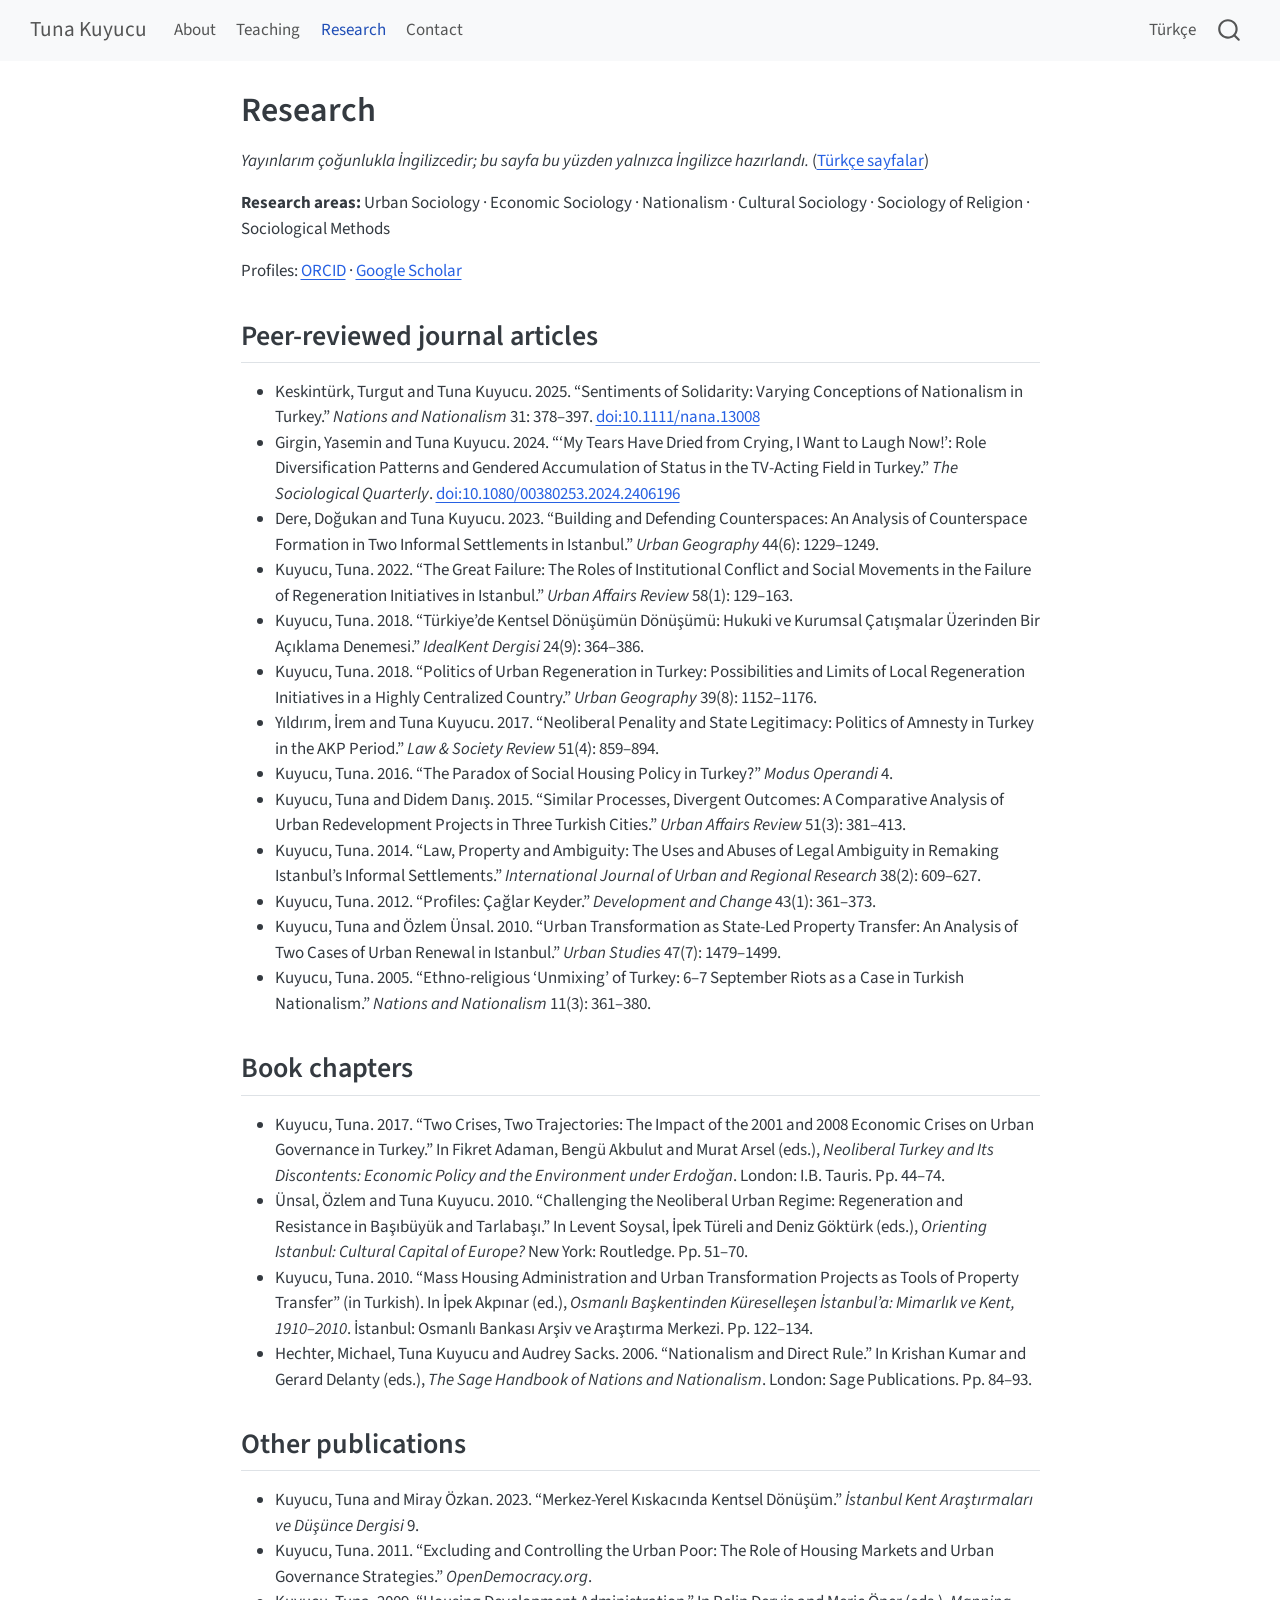
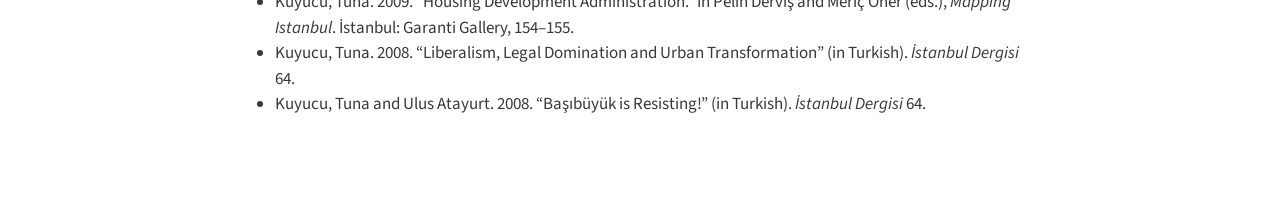
<file: docs/research.html>
<!DOCTYPE html>
<html xmlns="http://www.w3.org/1999/xhtml" lang="en" xml:lang="en"><head>

<meta charset="utf-8">
<meta name="generator" content="quarto-1.10.18">

<meta name="viewport" content="width=device-width, initial-scale=1.0, user-scalable=yes">


<title>Research – Tuna Kuyucu</title>
<style>
/* Default styles provided by pandoc.
** See https://pandoc.org/MANUAL.html#variables-for-html for config info.
*/
span.smallcaps{font-variant: small-caps;}
div.columns{display: flex; gap: 1.5em;}
div.column{flex: auto;}
@media screen {
div.columns{gap: min(4vw, 1.5em);}
div.column{overflow-x: auto;}
}
div.hanging-indent{margin-left: 1.5em; text-indent: -1.5em;}
ul.task-list{list-style: none;}
ul.task-list li input[type="checkbox"] {
  width: 0.8em;
  margin: 0 0.8em 0.2em -1em; /* quarto-specific, see https://github.com/quarto-dev/quarto-cli/issues/4556 */ 
  vertical-align: middle;
}
</style>


<script src="site_libs/quarto-nav/quarto-nav.js"></script>
<script src="site_libs/quarto-nav/headroom.min.js"></script>
<script src="site_libs/clipboard/clipboard.min.js"></script>
<script src="site_libs/quarto-search/autocomplete.umd.js"></script>
<script src="site_libs/quarto-search/fuse.min.js"></script>
<script src="site_libs/quarto-search/quarto-search.js"></script>
<meta name="quarto:offset" content="./">
<script src="site_libs/quarto-html/quarto.js" type="module"></script>
<script src="site_libs/quarto-html/tabsets/tabsets.js" type="module"></script>
<script src="site_libs/quarto-html/popper.min.js"></script>
<script src="site_libs/quarto-html/tippy.umd.min.js"></script>
<script src="site_libs/quarto-html/anchor.min.js"></script>
<link href="site_libs/quarto-html/tippy.css" rel="stylesheet">
<link href="site_libs/quarto-html/quarto-syntax-highlighting-64a204ab8560d761af7679ceaba22944.css" rel="stylesheet" id="quarto-text-highlighting-styles">
<script src="site_libs/bootstrap/bootstrap.min.js"></script>
<link href="site_libs/bootstrap/bootstrap-icons.css" rel="stylesheet">
<link href="site_libs/bootstrap/bootstrap-445b8638c3d06994fee0907d791121c4.min.css" rel="stylesheet" append-hash="true" id="quarto-bootstrap" data-mode="light">
<script id="quarto-search-options" type="application/json">{
  "location": "navbar",
  "copy-button": false,
  "collapse-after": 3,
  "panel-placement": "end",
  "type": "overlay",
  "limit": 50,
  "keyboard-shortcut": [
    "f",
    "/",
    "s"
  ],
  "show-item-context": false,
  "language": {
    "search-no-results-text": "No results",
    "search-matching-documents-text": "matching documents",
    "search-copy-link-title": "Copy link to search",
    "search-hide-matches-text": "Hide additional matches",
    "search-more-match-text": "more match in this document",
    "search-more-matches-text": "more matches in this document",
    "search-clear-button-title": "Clear",
    "search-text-placeholder": "",
    "search-detached-cancel-button-title": "Cancel",
    "search-submit-button-title": "Submit",
    "search-label": "Search"
  }
}</script>


</head>

<body class="nav-fixed fullcontent quarto-light">

<div id="quarto-search-results"></div>
  <header id="quarto-header" class="headroom fixed-top">
    <nav class="navbar navbar-expand-lg " data-bs-theme="dark">
      <div class="navbar-container container-fluid">
      <div class="navbar-brand-container mx-auto">
    <a class="navbar-brand" href="./index.html">
    <span class="navbar-title">Tuna Kuyucu</span>
    </a>
  </div>
            <div id="quarto-search" class="" title="Search"></div>
          <button class="navbar-toggler" type="button" data-bs-toggle="collapse" data-bs-target="#navbarCollapse" aria-controls="navbarCollapse" role="menu" aria-expanded="false" aria-label="Toggle navigation" onclick="if (window.quartoToggleHeadroom) { window.quartoToggleHeadroom(); }">
  <span class="navbar-toggler-icon"></span>
</button>
          <div class="collapse navbar-collapse" id="navbarCollapse">
            <ul class="navbar-nav navbar-nav-scroll me-auto">
  <li class="nav-item">
    <a class="nav-link" href="./index.html"> 
<span class="menu-text">About</span></a>
  </li>  
  <li class="nav-item">
    <a class="nav-link" href="./teaching.html"> 
<span class="menu-text">Teaching</span></a>
  </li>  
  <li class="nav-item">
    <a class="nav-link active" href="./research.html" aria-current="page"> 
<span class="menu-text">Research</span></a>
  </li>  
  <li class="nav-item">
    <a class="nav-link" href="./contact.html"> 
<span class="menu-text">Contact</span></a>
  </li>  
</ul>
            <ul class="navbar-nav navbar-nav-scroll ms-auto">
  <li class="nav-item">
    <a class="nav-link" href="./tr.html"> 
<span class="menu-text">Türkçe</span></a>
  </li>  
</ul>
          </div> <!-- /navcollapse -->
            <div class="quarto-navbar-tools">
</div>
      </div> <!-- /container-fluid -->
    </nav>
</header>
<!-- content -->
<div id="quarto-content" class="quarto-container page-columns page-rows-contents page-layout-article page-navbar">
<!-- sidebar -->
<!-- margin-sidebar -->
    
<!-- main -->
<main class="content" id="quarto-document-content">

<header id="title-block-header" class="quarto-title-block default">
<div class="quarto-title">
<h1 class="title">Research</h1>
</div>



<div class="quarto-title-meta">

    
  
    
  </div>
  


</header>


<p><em>Yayınlarım çoğunlukla İngilizcedir; bu sayfa bu yüzden yalnızca İngilizce hazırlandı.</em> (<a href="./tr.html">Türkçe sayfalar</a>)</p>
<p><strong>Research areas:</strong> Urban Sociology · Economic Sociology · Nationalism · Cultural Sociology · Sociology of Religion · Sociological Methods</p>
<p>Profiles: <a href="https://orcid.org/0000-0002-2571-9834">ORCID</a> · <a href="https://scholar.google.com/citations?user=jiwnXN4AAAAJ&amp;hl=tr&amp;oi=ao">Google Scholar</a></p>
<section id="peer-reviewed-journal-articles" class="level2">
<h2 class="anchored" data-anchor-id="peer-reviewed-journal-articles">Peer-reviewed journal articles</h2>
<ul>
<li>Keskintürk, Turgut and Tuna Kuyucu. 2025. “Sentiments of Solidarity: Varying Conceptions of Nationalism in Turkey.” <em>Nations and Nationalism</em> 31: 378–397. <a href="https://doi.org/10.1111/nana.13008">doi:10.1111/nana.13008</a></li>
<li>Girgin, Yasemin and Tuna Kuyucu. 2024. “‘My Tears Have Dried from Crying, I Want to Laugh Now!’: Role Diversification Patterns and Gendered Accumulation of Status in the TV-Acting Field in Turkey.” <em>The Sociological Quarterly</em>. <a href="https://doi.org/10.1080/00380253.2024.2406196">doi:10.1080/00380253.2024.2406196</a></li>
<li>Dere, Doğukan and Tuna Kuyucu. 2023. “Building and Defending Counterspaces: An Analysis of Counterspace Formation in Two Informal Settlements in Istanbul.” <em>Urban Geography</em> 44(6): 1229–1249.</li>
<li>Kuyucu, Tuna. 2022. “The Great Failure: The Roles of Institutional Conflict and Social Movements in the Failure of Regeneration Initiatives in Istanbul.” <em>Urban Affairs Review</em> 58(1): 129–163.</li>
<li>Kuyucu, Tuna. 2018. “Türkiye’de Kentsel Dönüşümün Dönüşümü: Hukuki ve Kurumsal Çatışmalar Üzerinden Bir Açıklama Denemesi.” <em>IdealKent Dergisi</em> 24(9): 364–386.</li>
<li>Kuyucu, Tuna. 2018. “Politics of Urban Regeneration in Turkey: Possibilities and Limits of Local Regeneration Initiatives in a Highly Centralized Country.” <em>Urban Geography</em> 39(8): 1152–1176.</li>
<li>Yıldırım, İrem and Tuna Kuyucu. 2017. “Neoliberal Penality and State Legitimacy: Politics of Amnesty in Turkey in the AKP Period.” <em>Law &amp; Society Review</em> 51(4): 859–894.</li>
<li>Kuyucu, Tuna. 2016. “The Paradox of Social Housing Policy in Turkey?” <em>Modus Operandi</em> 4.</li>
<li>Kuyucu, Tuna and Didem Danış. 2015. “Similar Processes, Divergent Outcomes: A Comparative Analysis of Urban Redevelopment Projects in Three Turkish Cities.” <em>Urban Affairs Review</em> 51(3): 381–413.</li>
<li>Kuyucu, Tuna. 2014. “Law, Property and Ambiguity: The Uses and Abuses of Legal Ambiguity in Remaking Istanbul’s Informal Settlements.” <em>International Journal of Urban and Regional Research</em> 38(2): 609–627.</li>
<li>Kuyucu, Tuna. 2012. “Profiles: Çağlar Keyder.” <em>Development and Change</em> 43(1): 361–373.</li>
<li>Kuyucu, Tuna and Özlem Ünsal. 2010. “Urban Transformation as State-Led Property Transfer: An Analysis of Two Cases of Urban Renewal in Istanbul.” <em>Urban Studies</em> 47(7): 1479–1499.</li>
<li>Kuyucu, Tuna. 2005. “Ethno-religious ‘Unmixing’ of Turkey: 6–7 September Riots as a Case in Turkish Nationalism.” <em>Nations and Nationalism</em> 11(3): 361–380.</li>
</ul>
</section>
<section id="book-chapters" class="level2">
<h2 class="anchored" data-anchor-id="book-chapters">Book chapters</h2>
<ul>
<li>Kuyucu, Tuna. 2017. “Two Crises, Two Trajectories: The Impact of the 2001 and 2008 Economic Crises on Urban Governance in Turkey.” In Fikret Adaman, Bengü Akbulut and Murat Arsel (eds.), <em>Neoliberal Turkey and Its Discontents: Economic Policy and the Environment under Erdoğan</em>. London: I.B. Tauris. Pp. 44–74.</li>
<li>Ünsal, Özlem and Tuna Kuyucu. 2010. “Challenging the Neoliberal Urban Regime: Regeneration and Resistance in Başıbüyük and Tarlabaşı.” In Levent Soysal, İpek Türeli and Deniz Göktürk (eds.), <em>Orienting Istanbul: Cultural Capital of Europe?</em> New York: Routledge. Pp. 51–70.</li>
<li>Kuyucu, Tuna. 2010. “Mass Housing Administration and Urban Transformation Projects as Tools of Property Transfer” (in Turkish). In İpek Akpınar (ed.), <em>Osmanlı Başkentinden Küreselleşen İstanbul’a: Mimarlık ve Kent, 1910–2010</em>. İstanbul: Osmanlı Bankası Arşiv ve Araştırma Merkezi. Pp. 122–134.</li>
<li>Hechter, Michael, Tuna Kuyucu and Audrey Sacks. 2006. “Nationalism and Direct Rule.” In Krishan Kumar and Gerard Delanty (eds.), <em>The Sage Handbook of Nations and Nationalism</em>. London: Sage Publications. Pp. 84–93.</li>
</ul>
</section>
<section id="other-publications" class="level2">
<h2 class="anchored" data-anchor-id="other-publications">Other publications</h2>
<ul>
<li>Kuyucu, Tuna and Miray Özkan. 2023. “Merkez-Yerel Kıskacında Kentsel Dönüşüm.” <em>İstanbul Kent Araştırmaları ve Düşünce Dergisi</em> 9.</li>
<li>Kuyucu, Tuna. 2011. “Excluding and Controlling the Urban Poor: The Role of Housing Markets and Urban Governance Strategies.” <em>OpenDemocracy.org</em>.</li>
<li>Kuyucu, Tuna. 2009. “Housing Development Administration.” In Pelin Derviş and Meriç Öner (eds.), <em>Mapping Istanbul</em>. İstanbul: Garanti Gallery, 154–155.</li>
<li>Kuyucu, Tuna. 2008. “Liberalism, Legal Domination and Urban Transformation” (in Turkish). <em>İstanbul Dergisi</em> 64.</li>
<li>Kuyucu, Tuna and Ulus Atayurt. 2008. “Başıbüyük is Resisting!” (in Turkish). <em>İstanbul Dergisi</em> 64.</li>
</ul>


</section>

</main> <!-- /main -->
<script id="quarto-html-after-body" type="application/javascript">
  window.document.addEventListener("DOMContentLoaded", function (event) {
    const icon = "";
    const anchorJS = new window.AnchorJS();
    anchorJS.options = {
      placement: 'right',
      icon: icon
    };
    anchorJS.add('.anchored');
    const isCodeAnnotation = (el) => {
      for (const clz of el.classList) {
        if (clz.startsWith('code-annotation-')) {                     
          return true;
        }
      }
      return false;
    }
    const onCopySuccess = function(e) {
      // button target
      const button = e.trigger;
      // don't keep focus
      button.blur();
      // flash "checked"
      button.classList.add('code-copy-button-checked');
      var currentTitle = button.getAttribute("title");
      button.setAttribute("title", "Copied!");
      let tooltip;
      if (window.bootstrap) {
        button.setAttribute("data-bs-toggle", "tooltip");
        button.setAttribute("data-bs-placement", "left");
        button.setAttribute("data-bs-title", "Copied!");
        tooltip = new bootstrap.Tooltip(button, 
          { trigger: "manual", 
            customClass: "code-copy-button-tooltip",
            offset: [0, -8]});
        tooltip.show();    
      }
      setTimeout(function() {
        if (tooltip) {
          tooltip.hide();
          button.removeAttribute("data-bs-title");
          button.removeAttribute("data-bs-toggle");
          button.removeAttribute("data-bs-placement");
        }
        button.setAttribute("title", currentTitle);
        button.classList.remove('code-copy-button-checked');
      }, 1000);
      // clear code selection
      e.clearSelection();
    }
    const getTextToCopy = function(trigger) {
      const outerScaffold = trigger.parentElement.cloneNode(true);
      const codeEl = outerScaffold.querySelector('code');
      for (const childEl of codeEl.children) {
        if (isCodeAnnotation(childEl)) {
          childEl.remove();
        }
      }
      return codeEl.innerText;
    }
    const clipboard = new window.ClipboardJS('.code-copy-button:not([data-in-quarto-modal])', {
      text: getTextToCopy
    });
    clipboard.on('success', onCopySuccess);
    if (window.document.getElementById('quarto-embedded-source-code-modal')) {
      const clipboardModal = new window.ClipboardJS('.code-copy-button[data-in-quarto-modal]', {
        text: getTextToCopy,
        container: window.document.getElementById('quarto-embedded-source-code-modal')
      });
      clipboardModal.on('success', onCopySuccess);
    }
      var localhostRegex = new RegExp(/^(?:http|https):\/\/localhost\:?[0-9]*\//);
      var mailtoRegex = new RegExp(/^mailto:/);
        var filterRegex = new RegExp('/' + window.location.host + '/');
      var isInternal = (href) => {
          return filterRegex.test(href) || localhostRegex.test(href) || mailtoRegex.test(href);
      }
      // Inspect non-navigation links and adorn them if external
     var links = window.document.querySelectorAll('a[href]:not(.nav-link):not(.navbar-brand):not(.toc-action):not(.sidebar-link):not(.sidebar-item-toggle):not(.pagination-link):not(.no-external):not([aria-hidden]):not(.dropdown-item):not(.quarto-navigation-tool):not(.about-link)');
      for (var i=0; i<links.length; i++) {
        const link = links[i];
        if (!isInternal(link.href)) {
          // undo the damage that might have been done by quarto-nav.js in the case of
          // links that we want to consider external
          if (link.dataset.originalHref !== undefined) {
            link.href = link.dataset.originalHref;
          }
        }
      }
    function tippyHover(el, contentFn, onTriggerFn, onUntriggerFn) {
      const config = {
        allowHTML: true,
        maxWidth: 500,
        delay: 100,
        arrow: false,
        appendTo: function(el) {
            return el.parentElement;
        },
        interactive: true,
        interactiveBorder: 10,
        theme: 'quarto',
        placement: 'bottom-start',
      };
      if (contentFn) {
        config.content = contentFn;
      }
      if (onTriggerFn) {
        config.onTrigger = onTriggerFn;
      }
      if (onUntriggerFn) {
        config.onUntrigger = onUntriggerFn;
      }
      window.tippy(el, config); 
    }
    const noterefs = window.document.querySelectorAll('a[role="doc-noteref"]');
    for (var i=0; i<noterefs.length; i++) {
      const ref = noterefs[i];
      tippyHover(ref, function() {
        // use id or data attribute instead here
        let href = ref.getAttribute('data-footnote-href') || ref.getAttribute('href');
        try { href = new URL(href).hash; } catch {}
        const id = href.replace(/^#\/?/, "");
        const note = window.document.getElementById(id);
        if (note) {
          return note.innerHTML;
        } else {
          return "";
        }
      });
    }
    const xrefs = window.document.querySelectorAll('a.quarto-xref');
    const processXRef = (id, note) => {
      // Strip column container classes
      const stripColumnClz = (el) => {
        el.classList.remove("page-full", "page-columns");
        if (el.children) {
          for (const child of el.children) {
            stripColumnClz(child);
          }
        }
      }
      stripColumnClz(note)
      if (id === null || id.startsWith('sec-')) {
        // Special case sections, only their first couple elements
        const container = document.createElement("div");
        if (note.children && note.children.length > 2) {
          container.appendChild(note.children[0].cloneNode(true));
          for (let i = 1; i < note.children.length; i++) {
            const child = note.children[i];
            if (child.tagName === "P" && child.innerText === "") {
              continue;
            } else {
              container.appendChild(child.cloneNode(true));
              break;
            }
          }
          if (window.Quarto?.typesetMath) {
            window.Quarto.typesetMath(container);
          }
          return container.innerHTML
        } else {
          if (window.Quarto?.typesetMath) {
            window.Quarto.typesetMath(note);
          }
          return note.innerHTML;
        }
      } else {
        // Remove any anchor links if they are present
        const anchorLink = note.querySelector('a.anchorjs-link');
        if (anchorLink) {
          anchorLink.remove();
        }
        if (window.Quarto?.typesetMath) {
          window.Quarto.typesetMath(note);
        }
        if (note.classList.contains("callout")) {
          return note.outerHTML;
        } else {
          return note.innerHTML;
        }
      }
    }
    for (var i=0; i<xrefs.length; i++) {
      const xref = xrefs[i];
      tippyHover(xref, undefined, function(instance) {
        instance.disable();
        let url = xref.getAttribute('href');
        let hash = undefined; 
        if (url.startsWith('#')) {
          hash = url;
        } else {
          try { hash = new URL(url).hash; } catch {}
        }
        if (hash) {
          const id = hash.replace(/^#\/?/, "");
          const note = window.document.getElementById(id);
          if (note !== null) {
            try {
              const html = processXRef(id, note.cloneNode(true));
              instance.setContent(html);
            } finally {
              instance.enable();
              instance.show();
            }
          } else {
            // See if we can fetch this
            fetch(url.split('#')[0])
            .then(res => res.text())
            .then(html => {
              const parser = new DOMParser();
              const htmlDoc = parser.parseFromString(html, "text/html");
              const note = htmlDoc.getElementById(id);
              if (note !== null) {
                const html = processXRef(id, note);
                instance.setContent(html);
              } 
            }).finally(() => {
              instance.enable();
              instance.show();
            });
          }
        } else {
          // See if we can fetch a full url (with no hash to target)
          // This is a special case and we should probably do some content thinning / targeting
          fetch(url)
          .then(res => res.text())
          .then(html => {
            const parser = new DOMParser();
            const htmlDoc = parser.parseFromString(html, "text/html");
            const note = htmlDoc.querySelector('main.content');
            if (note !== null) {
              // This should only happen for chapter cross references
              // (since there is no id in the URL)
              // remove the first header
              if (note.children.length > 0 && note.children[0].tagName === "HEADER") {
                note.children[0].remove();
              }
              const html = processXRef(null, note);
              instance.setContent(html);
            } 
          }).finally(() => {
            instance.enable();
            instance.show();
          });
        }
      }, function(instance) {
      });
    }
        let selectedAnnoteEl;
        const selectorForAnnotation = ( cell, annotation) => {
          let cellAttr = 'data-code-cell="' + cell + '"';
          let lineAttr = 'data-code-annotation="' +  annotation + '"';
          const selector = 'span[' + cellAttr + '][' + lineAttr + ']';
          return selector;
        }
        const selectCodeLines = (annoteEl) => {
          const doc = window.document;
          const targetCell = annoteEl.getAttribute("data-target-cell");
          const targetAnnotation = annoteEl.getAttribute("data-target-annotation");
          const annoteSpan = window.document.querySelector(selectorForAnnotation(targetCell, targetAnnotation));
          const lines = annoteSpan.getAttribute("data-code-lines").split(",");
          const lineIds = lines.map((line) => {
            return targetCell + "-" + line;
          })
          let top = null;
          let height = null;
          let parent = null;
          if (lineIds.length > 0) {
              //compute the position of the single el (top and bottom and make a div)
              const el = window.document.getElementById(lineIds[0]);
              top = el.offsetTop;
              height = el.offsetHeight;
              parent = el.parentElement.parentElement;
            if (lineIds.length > 1) {
              const lastEl = window.document.getElementById(lineIds[lineIds.length - 1]);
              const bottom = lastEl.offsetTop + lastEl.offsetHeight;
              height = bottom - top;
            }
            if (top !== null && height !== null && parent !== null) {
              // cook up a div (if necessary) and position it 
              let div = window.document.getElementById("code-annotation-line-highlight");
              if (div === null) {
                div = window.document.createElement("div");
                div.setAttribute("id", "code-annotation-line-highlight");
                div.style.position = 'absolute';
                parent.appendChild(div);
              }
              div.style.top = top - 2 + "px";
              div.style.height = height + 4 + "px";
              div.style.left = 0;
              let gutterDiv = window.document.getElementById("code-annotation-line-highlight-gutter");
              if (gutterDiv === null) {
                gutterDiv = window.document.createElement("div");
                gutterDiv.setAttribute("id", "code-annotation-line-highlight-gutter");
                gutterDiv.style.position = 'absolute';
                const codeCell = window.document.getElementById(targetCell);
                const gutter = codeCell.querySelector('.code-annotation-gutter');
                gutter.appendChild(gutterDiv);
              }
              gutterDiv.style.top = top - 2 + "px";
              gutterDiv.style.height = height + 4 + "px";
            }
            selectedAnnoteEl = annoteEl;
          }
        };
        const unselectCodeLines = () => {
          const elementsIds = ["code-annotation-line-highlight", "code-annotation-line-highlight-gutter"];
          elementsIds.forEach((elId) => {
            const div = window.document.getElementById(elId);
            if (div) {
              div.remove();
            }
          });
          selectedAnnoteEl = undefined;
        };
          // Handle positioning of the toggle
      window.addEventListener(
        "resize",
        throttle(() => {
          elRect = undefined;
          if (selectedAnnoteEl) {
            selectCodeLines(selectedAnnoteEl);
          }
        }, 10)
      );
      function throttle(fn, ms) {
      let throttle = false;
      let timer;
        return (...args) => {
          if(!throttle) { // first call gets through
              fn.apply(this, args);
              throttle = true;
          } else { // all the others get throttled
              if(timer) clearTimeout(timer); // cancel #2
              timer = setTimeout(() => {
                fn.apply(this, args);
                timer = throttle = false;
              }, ms);
          }
        };
      }
        // Attach click handler to the DT
        const annoteDls = window.document.querySelectorAll('dt[data-target-cell]');
        for (const annoteDlNode of annoteDls) {
          annoteDlNode.addEventListener('click', (event) => {
            const clickedEl = event.target;
            if (clickedEl !== selectedAnnoteEl) {
              unselectCodeLines();
              const activeEl = window.document.querySelector('dt[data-target-cell].code-annotation-active');
              if (activeEl) {
                activeEl.classList.remove('code-annotation-active');
              }
              selectCodeLines(clickedEl);
              clickedEl.classList.add('code-annotation-active');
            } else {
              // Unselect the line
              unselectCodeLines();
              clickedEl.classList.remove('code-annotation-active');
            }
          });
        }
    const findCites = (el) => {
      const parentEl = el.parentElement;
      if (parentEl) {
        const cites = parentEl.dataset.cites;
        if (cites) {
          return {
            el,
            cites: cites.split(' ')
          };
        } else {
          return findCites(el.parentElement)
        }
      } else {
        return undefined;
      }
    };
    var bibliorefs = window.document.querySelectorAll('a[role="doc-biblioref"]');
    for (var i=0; i<bibliorefs.length; i++) {
      const ref = bibliorefs[i];
      const citeInfo = findCites(ref);
      if (citeInfo) {
        tippyHover(citeInfo.el, function() {
          var popup = window.document.createElement('div');
          citeInfo.cites.forEach(function(cite) {
            var citeDiv = window.document.createElement('div');
            citeDiv.classList.add('hanging-indent');
            citeDiv.classList.add('csl-entry');
            var biblioDiv = window.document.getElementById('ref-' + cite);
            if (biblioDiv) {
              citeDiv.innerHTML = biblioDiv.innerHTML;
            }
            popup.appendChild(citeDiv);
          });
          return popup.innerHTML;
        });
      }
    }
  });
  </script>
</div> <!-- /content -->




</body></html>
</file>
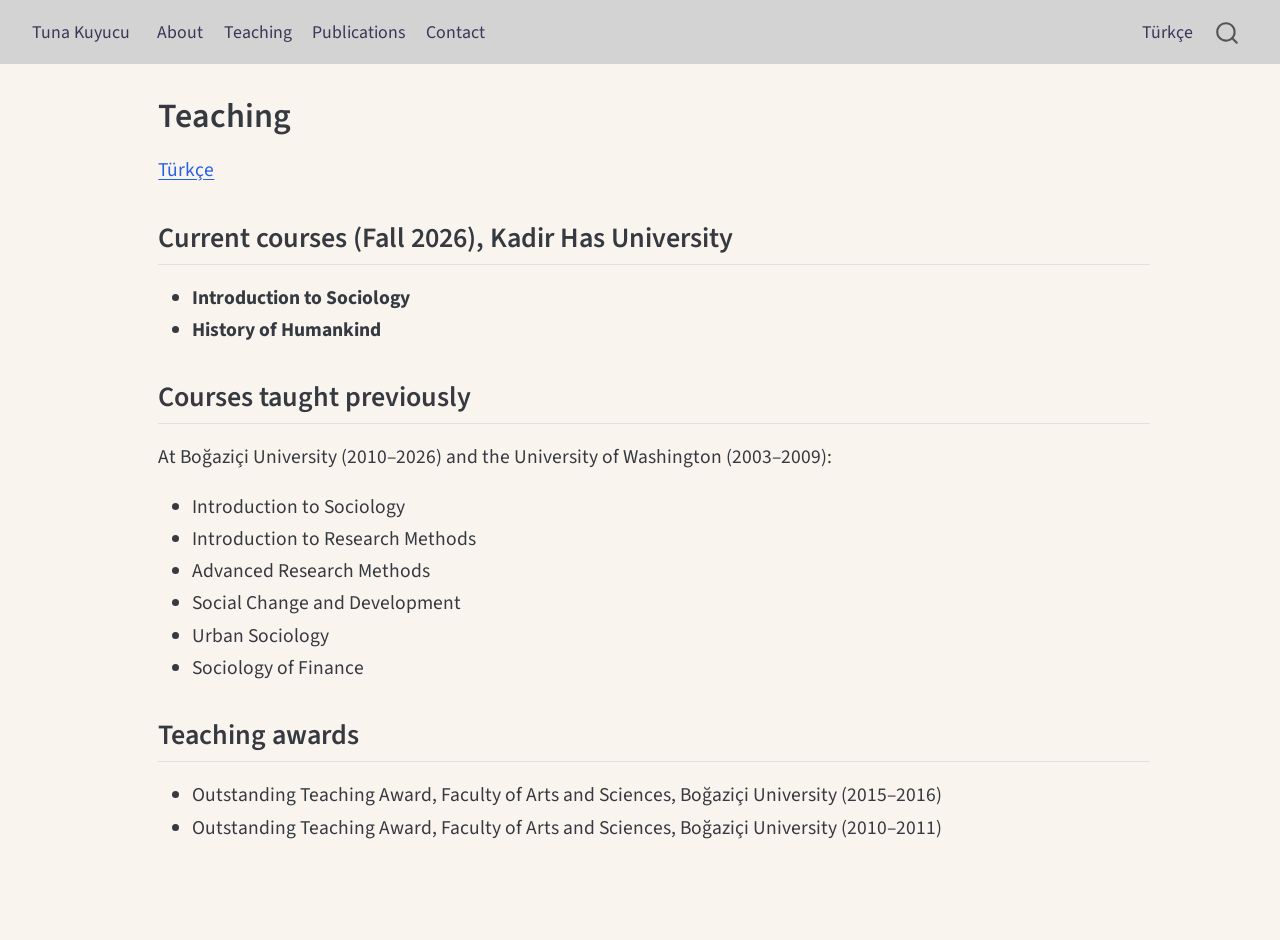
<file: docs/teaching.html>
<!DOCTYPE html>
<html xmlns="http://www.w3.org/1999/xhtml" lang="en" xml:lang="en"><head>

<meta charset="utf-8">
<meta name="generator" content="quarto-1.10.19">

<meta name="viewport" content="width=device-width, initial-scale=1.0, user-scalable=yes">


<title>Teaching – Tuna Kuyucu</title>
<style>
/* Default styles provided by pandoc.
** See https://pandoc.org/MANUAL.html#variables-for-html for config info.
*/
span.smallcaps{font-variant: small-caps;}
div.columns{display: flex; gap: 1.5em;}
div.column{flex: auto;}
@media screen {
div.columns{gap: min(4vw, 1.5em);}
div.column{overflow-x: auto;}
}
div.hanging-indent{margin-left: 1.5em; text-indent: -1.5em;}
ul.task-list{list-style: none;}
ul.task-list li input[type="checkbox"] {
  width: 0.8em;
  margin: 0 0.8em 0.2em -1em; /* quarto-specific, see https://github.com/quarto-dev/quarto-cli/issues/4556 */ 
  vertical-align: middle;
}
</style>


<script src="site_libs/quarto-nav/quarto-nav.js"></script>
<script src="site_libs/quarto-nav/headroom.min.js"></script>
<script src="site_libs/clipboard/clipboard.min.js"></script>
<script src="site_libs/quarto-search/autocomplete.umd.js"></script>
<script src="site_libs/quarto-search/fuse.min.js"></script>
<script src="site_libs/quarto-search/quarto-search.js"></script>
<meta name="quarto:offset" content="./">
<script src="site_libs/quarto-html/quarto.js" type="module"></script>
<script src="site_libs/quarto-html/tabsets/tabsets.js" type="module"></script>
<script src="site_libs/quarto-html/popper.min.js"></script>
<script src="site_libs/quarto-html/tippy.umd.min.js"></script>
<script src="site_libs/quarto-html/anchor.min.js"></script>
<link href="site_libs/quarto-html/tippy.css" rel="stylesheet">
<link href="site_libs/quarto-html/quarto-syntax-highlighting-bf27225e3a48a9273f3daa8f8e829971.css" rel="stylesheet" id="quarto-text-highlighting-styles">
<script src="site_libs/bootstrap/bootstrap.min.js"></script>
<link href="site_libs/bootstrap/bootstrap-icons.css" rel="stylesheet">
<link href="site_libs/bootstrap/bootstrap-be9cba10bef2b8146bafa866f564ed87.min.css" rel="stylesheet" append-hash="true" id="quarto-bootstrap" data-mode="light">
<script id="quarto-search-options" type="application/json">{
  "location": "navbar",
  "copy-button": false,
  "collapse-after": 3,
  "panel-placement": "end",
  "type": "overlay",
  "limit": 50,
  "keyboard-shortcut": [
    "f",
    "/",
    "s"
  ],
  "show-item-context": false,
  "language": {
    "search-no-results-text": "No results",
    "search-matching-documents-text": "matching documents",
    "search-copy-link-title": "Copy link to search",
    "search-hide-matches-text": "Hide additional matches",
    "search-more-match-text": "more match in this document",
    "search-more-matches-text": "more matches in this document",
    "search-clear-button-title": "Clear",
    "search-text-placeholder": "",
    "search-detached-cancel-button-title": "Cancel",
    "search-submit-button-title": "Submit",
    "search-label": "Search"
  }
}</script>


<link rel="stylesheet" href="styles.css">
</head>

<body class="nav-fixed fullcontent quarto-light">

<div id="quarto-search-results"></div>
  <header id="quarto-header" class="headroom fixed-top">
    <nav class="navbar navbar-expand-lg " data-bs-theme="dark">
      <div class="navbar-container container-fluid">
      <div class="navbar-brand-container mx-auto">
    <a class="navbar-brand" href="./index.html">
    <span class="navbar-title">Tuna Kuyucu</span>
    </a>
  </div>
            <div id="quarto-search" class="" title="Search"></div>
          <button class="navbar-toggler" type="button" data-bs-toggle="collapse" data-bs-target="#navbarCollapse" aria-controls="navbarCollapse" role="menu" aria-expanded="false" aria-label="Toggle navigation" onclick="if (window.quartoToggleHeadroom) { window.quartoToggleHeadroom(); }">
  <span class="navbar-toggler-icon"></span>
</button>
          <div class="collapse navbar-collapse" id="navbarCollapse">
            <ul class="navbar-nav navbar-nav-scroll me-auto">
  <li class="nav-item">
    <a class="nav-link" href="./index.html"> 
<span class="menu-text">About</span></a>
  </li>  
  <li class="nav-item">
    <a class="nav-link active" href="./teaching.html" aria-current="page"> 
<span class="menu-text">Teaching</span></a>
  </li>  
  <li class="nav-item">
    <a class="nav-link" href="./publications.html"> 
<span class="menu-text">Publications</span></a>
  </li>  
  <li class="nav-item">
    <a class="nav-link" href="./contact.html"> 
<span class="menu-text">Contact</span></a>
  </li>  
</ul>
            <ul class="navbar-nav navbar-nav-scroll ms-auto">
  <li class="nav-item">
    <a class="nav-link" href="./tr.html"> 
<span class="menu-text">Türkçe</span></a>
  </li>  
</ul>
          </div> <!-- /navcollapse -->
            <div class="quarto-navbar-tools">
</div>
      </div> <!-- /container-fluid -->
    </nav>
</header>
<!-- content -->
<div id="quarto-content" class="quarto-container page-columns page-rows-contents page-layout-article page-navbar">
<!-- sidebar -->
<!-- margin-sidebar -->
    
<!-- main -->
<main class="content" id="quarto-document-content">

<header id="title-block-header" class="quarto-title-block default">
<div class="quarto-title">
<h1 class="title">Teaching</h1>
</div>



<div class="quarto-title-meta">

    
  
    
  </div>
  


</header>


<p><a href="./ogretim.html">Türkçe</a></p>
<section id="current-courses-fall-2026-kadir-has-university" class="level2">
<h2 class="anchored" data-anchor-id="current-courses-fall-2026-kadir-has-university">Current courses (Fall 2026), Kadir Has University</h2>
<ul>
<li><strong>Introduction to Sociology</strong></li>
<li><strong>History of Humankind</strong></li>
</ul>
</section>
<section id="courses-taught-previously" class="level2">
<h2 class="anchored" data-anchor-id="courses-taught-previously">Courses taught previously</h2>
<p>At Boğaziçi University (2010–2026) and the University of Washington (2003–2009):</p>
<ul>
<li>Introduction to Sociology</li>
<li>Introduction to Research Methods</li>
<li>Advanced Research Methods</li>
<li>Social Change and Development</li>
<li>Urban Sociology</li>
<li>Sociology of Finance</li>
</ul>
</section>
<section id="teaching-awards" class="level2">
<h2 class="anchored" data-anchor-id="teaching-awards">Teaching awards</h2>
<ul>
<li>Outstanding Teaching Award, Faculty of Arts and Sciences, Boğaziçi University (2015–2016)</li>
<li>Outstanding Teaching Award, Faculty of Arts and Sciences, Boğaziçi University (2010–2011)</li>
</ul>


</section>

</main> <!-- /main -->
<script id="quarto-html-after-body" type="application/javascript">
  window.document.addEventListener("DOMContentLoaded", function (event) {
    const icon = "";
    const anchorJS = new window.AnchorJS();
    anchorJS.options = {
      placement: 'right',
      icon: icon
    };
    anchorJS.add('.anchored');
    const isCodeAnnotation = (el) => {
      for (const clz of el.classList) {
        if (clz.startsWith('code-annotation-')) {                     
          return true;
        }
      }
      return false;
    }
    const onCopySuccess = function(e) {
      // button target
      const button = e.trigger;
      // don't keep focus
      button.blur();
      // flash "checked"
      button.classList.add('code-copy-button-checked');
      var currentTitle = button.getAttribute("title");
      button.setAttribute("title", "Copied!");
      let tooltip;
      if (window.bootstrap) {
        button.setAttribute("data-bs-toggle", "tooltip");
        button.setAttribute("data-bs-placement", "left");
        button.setAttribute("data-bs-title", "Copied!");
        tooltip = new bootstrap.Tooltip(button, 
          { trigger: "manual", 
            customClass: "code-copy-button-tooltip",
            offset: [0, -8]});
        tooltip.show();    
      }
      setTimeout(function() {
        if (tooltip) {
          tooltip.hide();
          button.removeAttribute("data-bs-title");
          button.removeAttribute("data-bs-toggle");
          button.removeAttribute("data-bs-placement");
        }
        button.setAttribute("title", currentTitle);
        button.classList.remove('code-copy-button-checked');
      }, 1000);
      // clear code selection
      e.clearSelection();
    }
    const getTextToCopy = function(trigger) {
      const outerScaffold = trigger.parentElement.cloneNode(true);
      const codeEl = outerScaffold.querySelector('code');
      for (const childEl of codeEl.children) {
        if (isCodeAnnotation(childEl)) {
          childEl.remove();
        }
      }
      return codeEl.innerText;
    }
    const clipboard = new window.ClipboardJS('.code-copy-button:not([data-in-quarto-modal])', {
      text: getTextToCopy
    });
    clipboard.on('success', onCopySuccess);
    if (window.document.getElementById('quarto-embedded-source-code-modal')) {
      const clipboardModal = new window.ClipboardJS('.code-copy-button[data-in-quarto-modal]', {
        text: getTextToCopy,
        container: window.document.getElementById('quarto-embedded-source-code-modal')
      });
      clipboardModal.on('success', onCopySuccess);
    }
      var localhostRegex = new RegExp(/^(?:http|https):\/\/localhost\:?[0-9]*\//);
      var mailtoRegex = new RegExp(/^mailto:/);
        var filterRegex = new RegExp('/' + window.location.host + '/');
      var isInternal = (href) => {
          return filterRegex.test(href) || localhostRegex.test(href) || mailtoRegex.test(href);
      }
      // Inspect non-navigation links and adorn them if external
     var links = window.document.querySelectorAll('a[href]:not(.nav-link):not(.navbar-brand):not(.toc-action):not(.sidebar-link):not(.sidebar-item-toggle):not(.pagination-link):not(.no-external):not([aria-hidden]):not(.dropdown-item):not(.quarto-navigation-tool):not(.about-link)');
      for (var i=0; i<links.length; i++) {
        const link = links[i];
        if (!isInternal(link.href)) {
          // undo the damage that might have been done by quarto-nav.js in the case of
          // links that we want to consider external
          if (link.dataset.originalHref !== undefined) {
            link.href = link.dataset.originalHref;
          }
        }
      }
    function tippyHover(el, contentFn, onTriggerFn, onUntriggerFn) {
      const config = {
        allowHTML: true,
        maxWidth: 500,
        delay: 100,
        arrow: false,
        appendTo: function(el) {
            return el.parentElement;
        },
        interactive: true,
        interactiveBorder: 10,
        theme: 'quarto',
        placement: 'bottom-start',
      };
      if (contentFn) {
        config.content = contentFn;
      }
      if (onTriggerFn) {
        config.onTrigger = onTriggerFn;
      }
      if (onUntriggerFn) {
        config.onUntrigger = onUntriggerFn;
      }
      window.tippy(el, config); 
    }
    const noterefs = window.document.querySelectorAll('a[role="doc-noteref"]');
    for (var i=0; i<noterefs.length; i++) {
      const ref = noterefs[i];
      tippyHover(ref, function() {
        // use id or data attribute instead here
        let href = ref.getAttribute('data-footnote-href') || ref.getAttribute('href');
        try { href = new URL(href).hash; } catch {}
        const id = href.replace(/^#\/?/, "");
        const note = window.document.getElementById(id);
        if (note) {
          return note.innerHTML;
        } else {
          return "";
        }
      });
    }
    const xrefs = window.document.querySelectorAll('a.quarto-xref');
    const processXRef = (id, note) => {
      // Strip column container classes
      const stripColumnClz = (el) => {
        el.classList.remove("page-full", "page-columns");
        if (el.children) {
          for (const child of el.children) {
            stripColumnClz(child);
          }
        }
      }
      stripColumnClz(note)
      if (id === null || id.startsWith('sec-')) {
        // Special case sections, only their first couple elements
        const container = document.createElement("div");
        if (note.children && note.children.length > 2) {
          container.appendChild(note.children[0].cloneNode(true));
          for (let i = 1; i < note.children.length; i++) {
            const child = note.children[i];
            if (child.tagName === "P" && child.innerText === "") {
              continue;
            } else {
              container.appendChild(child.cloneNode(true));
              break;
            }
          }
          if (window.Quarto?.typesetMath) {
            window.Quarto.typesetMath(container);
          }
          return container.innerHTML
        } else {
          if (window.Quarto?.typesetMath) {
            window.Quarto.typesetMath(note);
          }
          return note.innerHTML;
        }
      } else {
        // Remove any anchor links if they are present
        const anchorLink = note.querySelector('a.anchorjs-link');
        if (anchorLink) {
          anchorLink.remove();
        }
        if (window.Quarto?.typesetMath) {
          window.Quarto.typesetMath(note);
        }
        if (note.classList.contains("callout")) {
          return note.outerHTML;
        } else {
          return note.innerHTML;
        }
      }
    }
    for (var i=0; i<xrefs.length; i++) {
      const xref = xrefs[i];
      tippyHover(xref, undefined, function(instance) {
        instance.disable();
        let url = xref.getAttribute('href');
        let hash = undefined; 
        if (url.startsWith('#')) {
          hash = url;
        } else {
          try { hash = new URL(url).hash; } catch {}
        }
        if (hash) {
          const id = hash.replace(/^#\/?/, "");
          const note = window.document.getElementById(id);
          if (note !== null) {
            try {
              const html = processXRef(id, note.cloneNode(true));
              instance.setContent(html);
            } finally {
              instance.enable();
              instance.show();
            }
          } else {
            // See if we can fetch this
            fetch(url.split('#')[0])
            .then(res => res.text())
            .then(html => {
              const parser = new DOMParser();
              const htmlDoc = parser.parseFromString(html, "text/html");
              const note = htmlDoc.getElementById(id);
              if (note !== null) {
                const html = processXRef(id, note);
                instance.setContent(html);
              } 
            }).finally(() => {
              instance.enable();
              instance.show();
            });
          }
        } else {
          // See if we can fetch a full url (with no hash to target)
          // This is a special case and we should probably do some content thinning / targeting
          fetch(url)
          .then(res => res.text())
          .then(html => {
            const parser = new DOMParser();
            const htmlDoc = parser.parseFromString(html, "text/html");
            const note = htmlDoc.querySelector('main.content');
            if (note !== null) {
              // This should only happen for chapter cross references
              // (since there is no id in the URL)
              // remove the first header
              if (note.children.length > 0 && note.children[0].tagName === "HEADER") {
                note.children[0].remove();
              }
              const html = processXRef(null, note);
              instance.setContent(html);
            } 
          }).finally(() => {
            instance.enable();
            instance.show();
          });
        }
      }, function(instance) {
      });
    }
        let selectedAnnoteEl;
        const selectorForAnnotation = ( cell, annotation) => {
          let cellAttr = 'data-code-cell="' + cell + '"';
          let lineAttr = 'data-code-annotation="' +  annotation + '"';
          const selector = 'span[' + cellAttr + '][' + lineAttr + ']';
          return selector;
        }
        const selectCodeLines = (annoteEl) => {
          const doc = window.document;
          const targetCell = annoteEl.getAttribute("data-target-cell");
          const targetAnnotation = annoteEl.getAttribute("data-target-annotation");
          const annoteSpan = window.document.querySelector(selectorForAnnotation(targetCell, targetAnnotation));
          const lines = annoteSpan.getAttribute("data-code-lines").split(",");
          const lineIds = lines.map((line) => {
            return targetCell + "-" + line;
          })
          let top = null;
          let height = null;
          let parent = null;
          if (lineIds.length > 0) {
              //compute the position of the single el (top and bottom and make a div)
              const el = window.document.getElementById(lineIds[0]);
              top = el.offsetTop;
              height = el.offsetHeight;
              parent = el.parentElement.parentElement;
            if (lineIds.length > 1) {
              const lastEl = window.document.getElementById(lineIds[lineIds.length - 1]);
              const bottom = lastEl.offsetTop + lastEl.offsetHeight;
              height = bottom - top;
            }
            if (top !== null && height !== null && parent !== null) {
              // cook up a div (if necessary) and position it 
              let div = window.document.getElementById("code-annotation-line-highlight");
              if (div === null) {
                div = window.document.createElement("div");
                div.setAttribute("id", "code-annotation-line-highlight");
                div.style.position = 'absolute';
                parent.appendChild(div);
              }
              div.style.top = top - 2 + "px";
              div.style.height = height + 4 + "px";
              div.style.left = 0;
              let gutterDiv = window.document.getElementById("code-annotation-line-highlight-gutter");
              if (gutterDiv === null) {
                gutterDiv = window.document.createElement("div");
                gutterDiv.setAttribute("id", "code-annotation-line-highlight-gutter");
                gutterDiv.style.position = 'absolute';
                const codeCell = window.document.getElementById(targetCell);
                const gutter = codeCell.querySelector('.code-annotation-gutter');
                gutter.appendChild(gutterDiv);
              }
              gutterDiv.style.top = top - 2 + "px";
              gutterDiv.style.height = height + 4 + "px";
            }
            selectedAnnoteEl = annoteEl;
          }
        };
        const unselectCodeLines = () => {
          const elementsIds = ["code-annotation-line-highlight", "code-annotation-line-highlight-gutter"];
          elementsIds.forEach((elId) => {
            const div = window.document.getElementById(elId);
            if (div) {
              div.remove();
            }
          });
          selectedAnnoteEl = undefined;
        };
          // Handle positioning of the toggle
      window.addEventListener(
        "resize",
        throttle(() => {
          elRect = undefined;
          if (selectedAnnoteEl) {
            selectCodeLines(selectedAnnoteEl);
          }
        }, 10)
      );
      function throttle(fn, ms) {
      let throttle = false;
      let timer;
        return (...args) => {
          if(!throttle) { // first call gets through
              fn.apply(this, args);
              throttle = true;
          } else { // all the others get throttled
              if(timer) clearTimeout(timer); // cancel #2
              timer = setTimeout(() => {
                fn.apply(this, args);
                timer = throttle = false;
              }, ms);
          }
        };
      }
        // Attach click handler to the DT
        const annoteDls = window.document.querySelectorAll('dt[data-target-cell]');
        for (const annoteDlNode of annoteDls) {
          annoteDlNode.addEventListener('click', (event) => {
            const clickedEl = event.target;
            if (clickedEl !== selectedAnnoteEl) {
              unselectCodeLines();
              const activeEl = window.document.querySelector('dt[data-target-cell].code-annotation-active');
              if (activeEl) {
                activeEl.classList.remove('code-annotation-active');
              }
              selectCodeLines(clickedEl);
              clickedEl.classList.add('code-annotation-active');
            } else {
              // Unselect the line
              unselectCodeLines();
              clickedEl.classList.remove('code-annotation-active');
            }
          });
        }
    const findCites = (el) => {
      const parentEl = el.parentElement;
      if (parentEl) {
        const cites = parentEl.dataset.cites;
        if (cites) {
          return {
            el,
            cites: cites.split(' ')
          };
        } else {
          return findCites(el.parentElement)
        }
      } else {
        return undefined;
      }
    };
    var bibliorefs = window.document.querySelectorAll('a[role="doc-biblioref"]');
    for (var i=0; i<bibliorefs.length; i++) {
      const ref = bibliorefs[i];
      const citeInfo = findCites(ref);
      if (citeInfo) {
        tippyHover(citeInfo.el, function() {
          var popup = window.document.createElement('div');
          citeInfo.cites.forEach(function(cite) {
            var citeDiv = window.document.createElement('div');
            citeDiv.classList.add('hanging-indent');
            citeDiv.classList.add('csl-entry');
            var biblioDiv = window.document.getElementById('ref-' + cite);
            if (biblioDiv) {
              citeDiv.innerHTML = biblioDiv.innerHTML;
            }
            popup.appendChild(citeDiv);
          });
          return popup.innerHTML;
        });
      }
    }
  });
  </script>
</div> <!-- /content -->




</body></html>
</file>
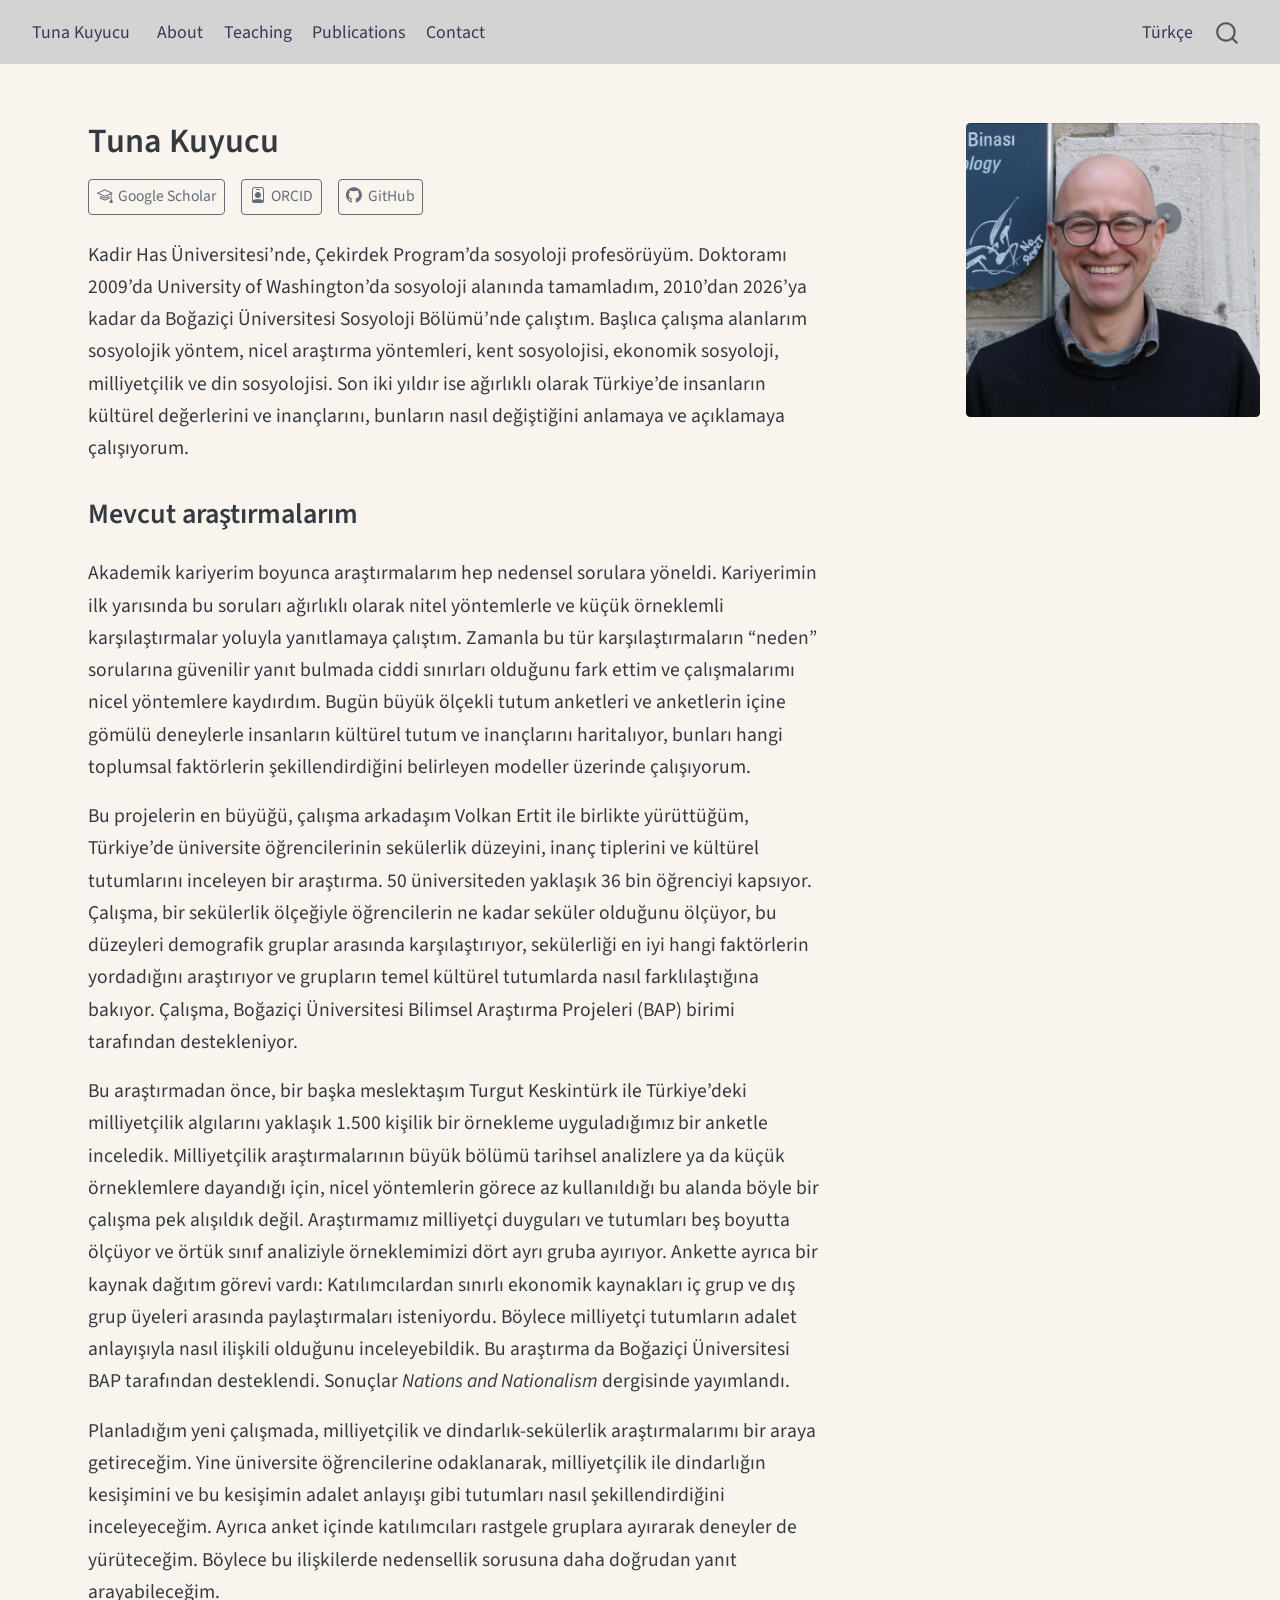
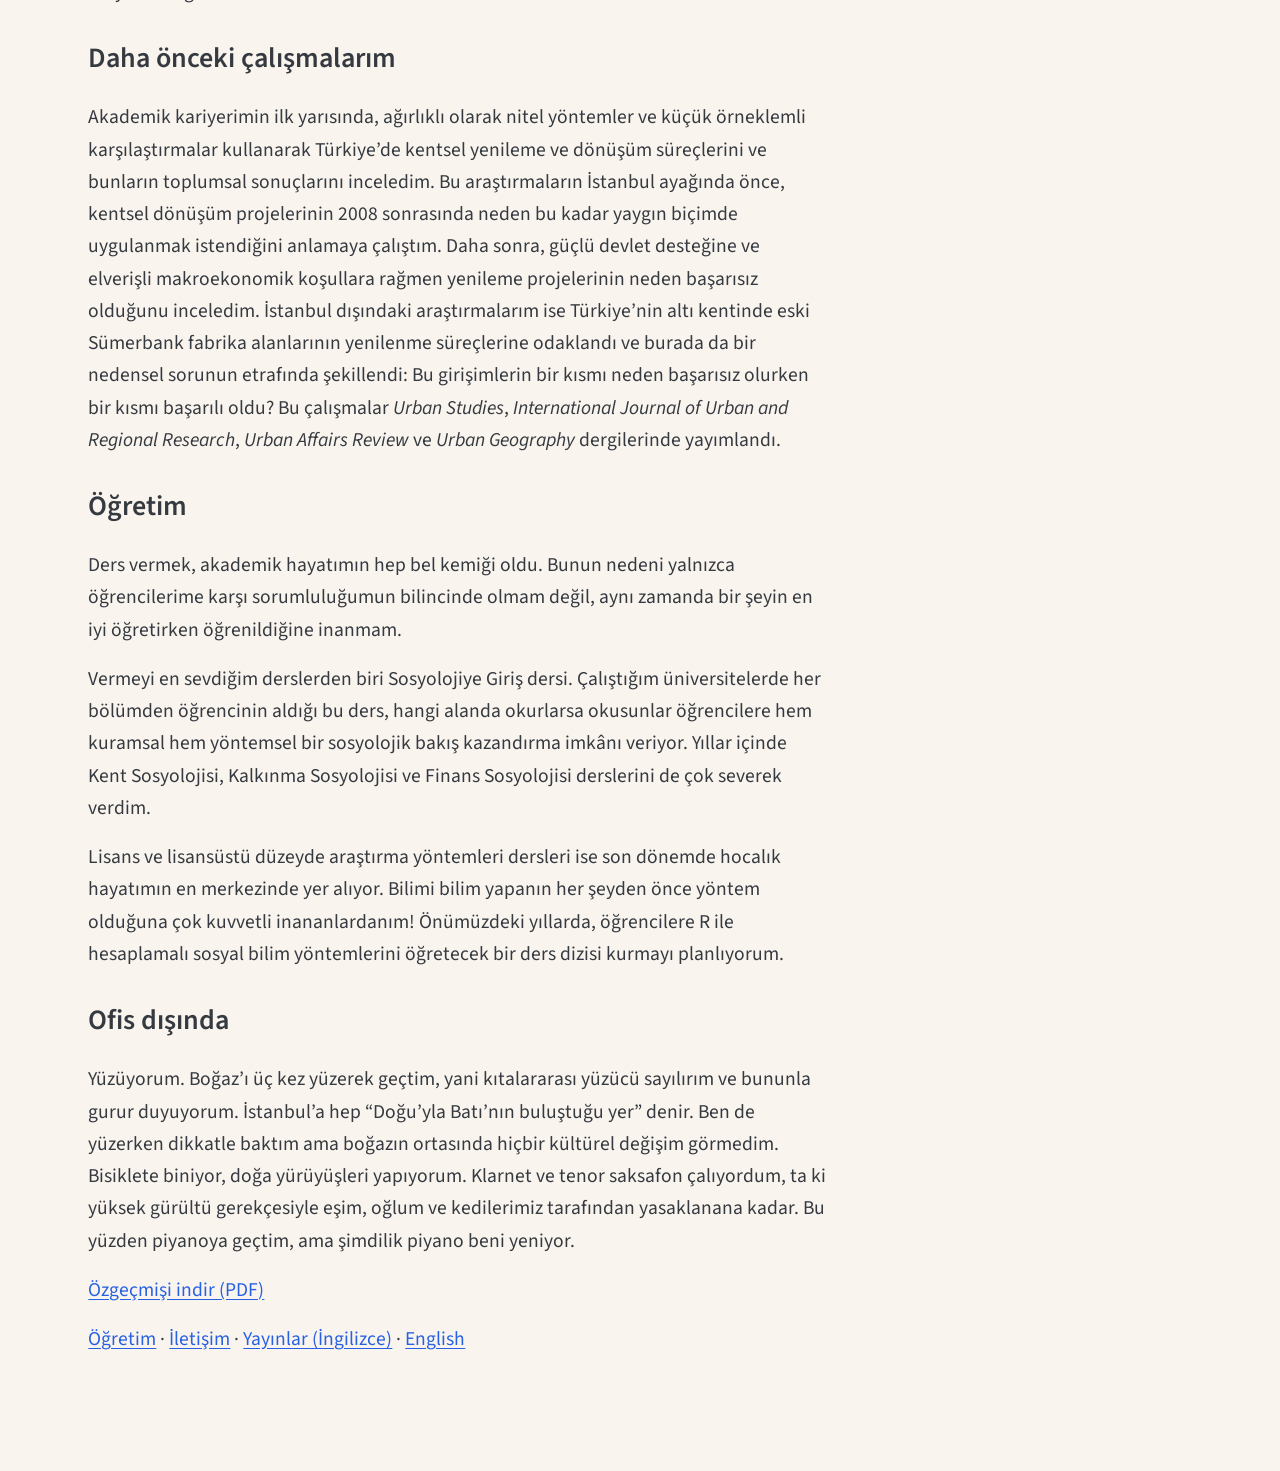
<file: docs/tr.html>
<!DOCTYPE html>
<html xmlns="http://www.w3.org/1999/xhtml" lang="en" xml:lang="en"><head>

<meta charset="utf-8">
<meta name="generator" content="quarto-1.10.19">

<meta name="viewport" content="width=device-width, initial-scale=1.0, user-scalable=yes">


<title>Tuna Kuyucu</title>
<style>
/* Default styles provided by pandoc.
** See https://pandoc.org/MANUAL.html#variables-for-html for config info.
*/
span.smallcaps{font-variant: small-caps;}
div.columns{display: flex; gap: 1.5em;}
div.column{flex: auto;}
@media screen {
div.columns{gap: min(4vw, 1.5em);}
div.column{overflow-x: auto;}
}
div.hanging-indent{margin-left: 1.5em; text-indent: -1.5em;}
ul.task-list{list-style: none;}
ul.task-list li input[type="checkbox"] {
  width: 0.8em;
  margin: 0 0.8em 0.2em -1em; /* quarto-specific, see https://github.com/quarto-dev/quarto-cli/issues/4556 */ 
  vertical-align: middle;
}
</style>


<script src="site_libs/quarto-nav/quarto-nav.js"></script>
<script src="site_libs/quarto-nav/headroom.min.js"></script>
<script src="site_libs/clipboard/clipboard.min.js"></script>
<script src="site_libs/quarto-search/autocomplete.umd.js"></script>
<script src="site_libs/quarto-search/fuse.min.js"></script>
<script src="site_libs/quarto-search/quarto-search.js"></script>
<meta name="quarto:offset" content="./">
<script src="site_libs/quarto-html/quarto.js" type="module"></script>
<script src="site_libs/quarto-html/tabsets/tabsets.js" type="module"></script>
<script src="site_libs/quarto-html/popper.min.js"></script>
<script src="site_libs/quarto-html/tippy.umd.min.js"></script>
<link href="site_libs/quarto-html/tippy.css" rel="stylesheet">
<link href="site_libs/quarto-html/quarto-syntax-highlighting-bf27225e3a48a9273f3daa8f8e829971.css" rel="stylesheet" id="quarto-text-highlighting-styles">
<script src="site_libs/bootstrap/bootstrap.min.js"></script>
<link href="site_libs/bootstrap/bootstrap-icons.css" rel="stylesheet">
<link href="site_libs/bootstrap/bootstrap-be9cba10bef2b8146bafa866f564ed87.min.css" rel="stylesheet" append-hash="true" id="quarto-bootstrap" data-mode="light">
<script id="quarto-search-options" type="application/json">{
  "location": "navbar",
  "copy-button": false,
  "collapse-after": 3,
  "panel-placement": "end",
  "type": "overlay",
  "limit": 50,
  "keyboard-shortcut": [
    "f",
    "/",
    "s"
  ],
  "show-item-context": false,
  "language": {
    "search-no-results-text": "No results",
    "search-matching-documents-text": "matching documents",
    "search-copy-link-title": "Copy link to search",
    "search-hide-matches-text": "Hide additional matches",
    "search-more-match-text": "more match in this document",
    "search-more-matches-text": "more matches in this document",
    "search-clear-button-title": "Clear",
    "search-text-placeholder": "",
    "search-detached-cancel-button-title": "Cancel",
    "search-submit-button-title": "Submit",
    "search-label": "Search"
  }
}</script>


<link rel="stylesheet" href="styles.css">
</head>

<body class="nav-fixed fullcontent quarto-light">

<div id="quarto-search-results"></div>
  <header id="quarto-header" class="headroom fixed-top">
    <nav class="navbar navbar-expand-lg " data-bs-theme="dark">
      <div class="navbar-container container-fluid">
      <div class="navbar-brand-container mx-auto">
    <a class="navbar-brand" href="./index.html">
    <span class="navbar-title">Tuna Kuyucu</span>
    </a>
  </div>
            <div id="quarto-search" class="" title="Search"></div>
          <button class="navbar-toggler" type="button" data-bs-toggle="collapse" data-bs-target="#navbarCollapse" aria-controls="navbarCollapse" role="menu" aria-expanded="false" aria-label="Toggle navigation" onclick="if (window.quartoToggleHeadroom) { window.quartoToggleHeadroom(); }">
  <span class="navbar-toggler-icon"></span>
</button>
          <div class="collapse navbar-collapse" id="navbarCollapse">
            <ul class="navbar-nav navbar-nav-scroll me-auto">
  <li class="nav-item">
    <a class="nav-link" href="./index.html"> 
<span class="menu-text">About</span></a>
  </li>  
  <li class="nav-item">
    <a class="nav-link" href="./teaching.html"> 
<span class="menu-text">Teaching</span></a>
  </li>  
  <li class="nav-item">
    <a class="nav-link" href="./publications.html"> 
<span class="menu-text">Publications</span></a>
  </li>  
  <li class="nav-item">
    <a class="nav-link" href="./contact.html"> 
<span class="menu-text">Contact</span></a>
  </li>  
</ul>
            <ul class="navbar-nav navbar-nav-scroll ms-auto">
  <li class="nav-item">
    <a class="nav-link active" href="./tr.html" aria-current="page"> 
<span class="menu-text">Türkçe</span></a>
  </li>  
</ul>
          </div> <!-- /navcollapse -->
            <div class="quarto-navbar-tools">
</div>
      </div> <!-- /container-fluid -->
    </nav>
</header>
<!-- content -->
<div id="quarto-content" class="quarto-container page-columns page-rows-contents page-layout-article page-navbar">
<!-- sidebar -->
<!-- margin-sidebar -->
    
<!-- main -->
<div class="quarto-about-solana column-body">
  <div class="about-entity">
    <div class="entity-contents">
      <header id="title-block-header" class="quarto-title-block default">
<div class="quarto-title">
<h1 class="title">Tuna Kuyucu</h1>
</div>
<div class="quarto-title-meta">
  </div>
</header> <div class="about-links">
  <a href="https://scholar.google.com/citations?user=jiwnXN4AAAAJ&amp;hl=tr&amp;oi=ao" class="about-link" rel="" target="">
    <i class="bi bi-mortarboard"></i>
     <span class="about-link-text">Google Scholar</span>
  </a>
  <a href="https://orcid.org/0000-0002-2571-9834" class="about-link" rel="" target="">
    <i class="bi bi-person-badge"></i>
     <span class="about-link-text">ORCID</span>
  </a>
  <a href="https://github.com/tunakuyucu" class="about-link" rel="" target="">
    <i class="bi bi-github"></i>
     <span class="about-link-text">GitHub</span>
  </a>
</div>
      <div class="about-contents"><main class="content" id="quarto-document-content">
<p>Kadir Has Üniversitesi’nde, Çekirdek Program’da sosyoloji profesörüyüm. Doktoramı 2009’da University of Washington’da sosyoloji alanında tamamladım, 2010’dan 2026’ya kadar da Boğaziçi Üniversitesi Sosyoloji Bölümü’nde çalıştım. Başlıca çalışma alanlarım sosyolojik yöntem, nicel araştırma yöntemleri, kent sosyolojisi, ekonomik sosyoloji, milliyetçilik ve din sosyolojisi. Son iki yıldır ise ağırlıklı olarak Türkiye’de insanların kültürel değerlerini ve inançlarını, bunların nasıl değiştiğini anlamaya ve açıklamaya çalışıyorum.</p>
<section id="mevcut-araştırmalarım" class="level2">
<h2 data-anchor-id="mevcut-araştırmalarım">Mevcut araştırmalarım</h2>
<p>Akademik kariyerim boyunca araştırmalarım hep nedensel sorulara yöneldi. Kariyerimin ilk yarısında bu soruları ağırlıklı olarak nitel yöntemlerle ve küçük örneklemli karşılaştırmalar yoluyla yanıtlamaya çalıştım. Zamanla bu tür karşılaştırmaların “neden” sorularına güvenilir yanıt bulmada ciddi sınırları olduğunu fark ettim ve çalışmalarımı nicel yöntemlere kaydırdım. Bugün büyük ölçekli tutum anketleri ve anketlerin içine gömülü deneylerle insanların kültürel tutum ve inançlarını haritalıyor, bunları hangi toplumsal faktörlerin şekillendirdiğini belirleyen modeller üzerinde çalışıyorum.</p>
<p>Bu projelerin en büyüğü, çalışma arkadaşım Volkan Ertit ile birlikte yürüttüğüm, Türkiye’de üniversite öğrencilerinin sekülerlik düzeyini, inanç tiplerini ve kültürel tutumlarını inceleyen bir araştırma. 50 üniversiteden yaklaşık 36 bin öğrenciyi kapsıyor. Çalışma, bir sekülerlik ölçeğiyle öğrencilerin ne kadar seküler olduğunu ölçüyor, bu düzeyleri demografik gruplar arasında karşılaştırıyor, sekülerliği en iyi hangi faktörlerin yordadığını araştırıyor ve grupların temel kültürel tutumlarda nasıl farklılaştığına bakıyor. Çalışma, Boğaziçi Üniversitesi Bilimsel Araştırma Projeleri (BAP) birimi tarafından destekleniyor.</p>
<p>Bu araştırmadan önce, bir başka meslektaşım Turgut Keskintürk ile Türkiye’deki milliyetçilik algılarını yaklaşık 1.500 kişilik bir örnekleme uyguladığımız bir anketle inceledik. Milliyetçilik araştırmalarının büyük bölümü tarihsel analizlere ya da küçük örneklemlere dayandığı için, nicel yöntemlerin görece az kullanıldığı bu alanda böyle bir çalışma pek alışıldık değil. Araştırmamız milliyetçi duyguları ve tutumları beş boyutta ölçüyor ve örtük sınıf analiziyle örneklemimizi dört ayrı gruba ayırıyor. Ankette ayrıca bir kaynak dağıtım görevi vardı: Katılımcılardan sınırlı ekonomik kaynakları iç grup ve dış grup üyeleri arasında paylaştırmaları isteniyordu. Böylece milliyetçi tutumların adalet anlayışıyla nasıl ilişkili olduğunu inceleyebildik. Bu araştırma da Boğaziçi Üniversitesi BAP tarafından desteklendi. Sonuçlar <em>Nations and Nationalism</em> dergisinde yayımlandı.</p>
<p>Planladığım yeni çalışmada, milliyetçilik ve dindarlık-sekülerlik araştırmalarımı bir araya getireceğim. Yine üniversite öğrencilerine odaklanarak, milliyetçilik ile dindarlığın kesişimini ve bu kesişimin adalet anlayışı gibi tutumları nasıl şekillendirdiğini inceleyeceğim. Ayrıca anket içinde katılımcıları rastgele gruplara ayırarak deneyler de yürüteceğim. Böylece bu ilişkilerde nedensellik sorusuna daha doğrudan yanıt arayabileceğim.</p>
</section>
<section id="daha-önceki-çalışmalarım" class="level2">
<h2 data-anchor-id="daha-önceki-çalışmalarım">Daha önceki çalışmalarım</h2>
<p>Akademik kariyerimin ilk yarısında, ağırlıklı olarak nitel yöntemler ve küçük örneklemli karşılaştırmalar kullanarak Türkiye’de kentsel yenileme ve dönüşüm süreçlerini ve bunların toplumsal sonuçlarını inceledim. Bu araştırmaların İstanbul ayağında önce, kentsel dönüşüm projelerinin 2008 sonrasında neden bu kadar yaygın biçimde uygulanmak istendiğini anlamaya çalıştım. Daha sonra, güçlü devlet desteğine ve elverişli makroekonomik koşullara rağmen yenileme projelerinin neden başarısız olduğunu inceledim. İstanbul dışındaki araştırmalarım ise Türkiye’nin altı kentinde eski Sümerbank fabrika alanlarının yenilenme süreçlerine odaklandı ve burada da bir nedensel sorunun etrafında şekillendi: Bu girişimlerin bir kısmı neden başarısız olurken bir kısmı başarılı oldu? Bu çalışmalar <em>Urban Studies</em>, <em>International Journal of Urban and Regional Research</em>, <em>Urban Affairs Review</em> ve <em>Urban Geography</em> dergilerinde yayımlandı.</p>
</section>
<section id="öğretim" class="level2">
<h2 data-anchor-id="öğretim">Öğretim</h2>
<p>Ders vermek, akademik hayatımın hep bel kemiği oldu. Bunun nedeni yalnızca öğrencilerime karşı sorumluluğumun bilincinde olmam değil, aynı zamanda bir şeyin en iyi öğretirken öğrenildiğine inanmam.</p>
<p>Vermeyi en sevdiğim derslerden biri Sosyolojiye Giriş dersi. Çalıştığım üniversitelerde her bölümden öğrencinin aldığı bu ders, hangi alanda okurlarsa okusunlar öğrencilere hem kuramsal hem yöntemsel bir sosyolojik bakış kazandırma imkânı veriyor. Yıllar içinde Kent Sosyolojisi, Kalkınma Sosyolojisi ve Finans Sosyolojisi derslerini de çok severek verdim.</p>
<p>Lisans ve lisansüstü düzeyde araştırma yöntemleri dersleri ise son dönemde hocalık hayatımın en merkezinde yer alıyor. Bilimi bilim yapanın her şeyden önce yöntem olduğuna çok kuvvetli inananlardanım! Önümüzdeki yıllarda, öğrencilere R ile hesaplamalı sosyal bilim yöntemlerini öğretecek bir ders dizisi kurmayı planlıyorum.</p>
</section>
<section id="ofis-dışında" class="level2">
<h2 data-anchor-id="ofis-dışında">Ofis dışında</h2>
<p>Yüzüyorum. Boğaz’ı üç kez yüzerek geçtim, yani kıtalararası yüzücü sayılırım ve bununla gurur duyuyorum. İstanbul’a hep “Doğu’yla Batı’nın buluştuğu yer” denir. Ben de yüzerken dikkatle baktım ama boğazın ortasında hiçbir kültürel değişim görmedim. Bisiklete biniyor, doğa yürüyüşleri yapıyorum. Klarnet ve tenor saksafon çalıyordum, ta ki yüksek gürültü gerekçesiyle eşim, oğlum ve kedilerimiz tarafından yasaklanana kadar. Bu yüzden piyanoya geçtim, ama şimdilik piyano beni yeniyor.</p>
<p><a href="files/cv-turkce.pdf">Özgeçmişi indir (PDF)</a></p>
<p><a href="./ogretim.html">Öğretim</a> · <a href="./iletisim.html">İletişim</a> · <a href="./publications.html">Yayınlar (İngilizce)</a> · <a href="./index.html">English</a></p>


</section>
</main></div>
    </div>
    <img src="images/tuna.jpg" alt="Tuna Kuyucu" class="about-image
  rounded " style="width: 15em;">
  </div>
</div>
 <!-- /main -->
<script id="quarto-html-after-body" type="application/javascript">
  window.document.addEventListener("DOMContentLoaded", function (event) {
    const isCodeAnnotation = (el) => {
      for (const clz of el.classList) {
        if (clz.startsWith('code-annotation-')) {                     
          return true;
        }
      }
      return false;
    }
    const onCopySuccess = function(e) {
      // button target
      const button = e.trigger;
      // don't keep focus
      button.blur();
      // flash "checked"
      button.classList.add('code-copy-button-checked');
      var currentTitle = button.getAttribute("title");
      button.setAttribute("title", "Copied!");
      let tooltip;
      if (window.bootstrap) {
        button.setAttribute("data-bs-toggle", "tooltip");
        button.setAttribute("data-bs-placement", "left");
        button.setAttribute("data-bs-title", "Copied!");
        tooltip = new bootstrap.Tooltip(button, 
          { trigger: "manual", 
            customClass: "code-copy-button-tooltip",
            offset: [0, -8]});
        tooltip.show();    
      }
      setTimeout(function() {
        if (tooltip) {
          tooltip.hide();
          button.removeAttribute("data-bs-title");
          button.removeAttribute("data-bs-toggle");
          button.removeAttribute("data-bs-placement");
        }
        button.setAttribute("title", currentTitle);
        button.classList.remove('code-copy-button-checked');
      }, 1000);
      // clear code selection
      e.clearSelection();
    }
    const getTextToCopy = function(trigger) {
      const outerScaffold = trigger.parentElement.cloneNode(true);
      const codeEl = outerScaffold.querySelector('code');
      for (const childEl of codeEl.children) {
        if (isCodeAnnotation(childEl)) {
          childEl.remove();
        }
      }
      return codeEl.innerText;
    }
    const clipboard = new window.ClipboardJS('.code-copy-button:not([data-in-quarto-modal])', {
      text: getTextToCopy
    });
    clipboard.on('success', onCopySuccess);
    if (window.document.getElementById('quarto-embedded-source-code-modal')) {
      const clipboardModal = new window.ClipboardJS('.code-copy-button[data-in-quarto-modal]', {
        text: getTextToCopy,
        container: window.document.getElementById('quarto-embedded-source-code-modal')
      });
      clipboardModal.on('success', onCopySuccess);
    }
      var localhostRegex = new RegExp(/^(?:http|https):\/\/localhost\:?[0-9]*\//);
      var mailtoRegex = new RegExp(/^mailto:/);
        var filterRegex = new RegExp('/' + window.location.host + '/');
      var isInternal = (href) => {
          return filterRegex.test(href) || localhostRegex.test(href) || mailtoRegex.test(href);
      }
      // Inspect non-navigation links and adorn them if external
     var links = window.document.querySelectorAll('a[href]:not(.nav-link):not(.navbar-brand):not(.toc-action):not(.sidebar-link):not(.sidebar-item-toggle):not(.pagination-link):not(.no-external):not([aria-hidden]):not(.dropdown-item):not(.quarto-navigation-tool):not(.about-link)');
      for (var i=0; i<links.length; i++) {
        const link = links[i];
        if (!isInternal(link.href)) {
          // undo the damage that might have been done by quarto-nav.js in the case of
          // links that we want to consider external
          if (link.dataset.originalHref !== undefined) {
            link.href = link.dataset.originalHref;
          }
        }
      }
    function tippyHover(el, contentFn, onTriggerFn, onUntriggerFn) {
      const config = {
        allowHTML: true,
        maxWidth: 500,
        delay: 100,
        arrow: false,
        appendTo: function(el) {
            return el.parentElement;
        },
        interactive: true,
        interactiveBorder: 10,
        theme: 'quarto',
        placement: 'bottom-start',
      };
      if (contentFn) {
        config.content = contentFn;
      }
      if (onTriggerFn) {
        config.onTrigger = onTriggerFn;
      }
      if (onUntriggerFn) {
        config.onUntrigger = onUntriggerFn;
      }
      window.tippy(el, config); 
    }
    const noterefs = window.document.querySelectorAll('a[role="doc-noteref"]');
    for (var i=0; i<noterefs.length; i++) {
      const ref = noterefs[i];
      tippyHover(ref, function() {
        // use id or data attribute instead here
        let href = ref.getAttribute('data-footnote-href') || ref.getAttribute('href');
        try { href = new URL(href).hash; } catch {}
        const id = href.replace(/^#\/?/, "");
        const note = window.document.getElementById(id);
        if (note) {
          return note.innerHTML;
        } else {
          return "";
        }
      });
    }
    const xrefs = window.document.querySelectorAll('a.quarto-xref');
    const processXRef = (id, note) => {
      // Strip column container classes
      const stripColumnClz = (el) => {
        el.classList.remove("page-full", "page-columns");
        if (el.children) {
          for (const child of el.children) {
            stripColumnClz(child);
          }
        }
      }
      stripColumnClz(note)
      if (id === null || id.startsWith('sec-')) {
        // Special case sections, only their first couple elements
        const container = document.createElement("div");
        if (note.children && note.children.length > 2) {
          container.appendChild(note.children[0].cloneNode(true));
          for (let i = 1; i < note.children.length; i++) {
            const child = note.children[i];
            if (child.tagName === "P" && child.innerText === "") {
              continue;
            } else {
              container.appendChild(child.cloneNode(true));
              break;
            }
          }
          if (window.Quarto?.typesetMath) {
            window.Quarto.typesetMath(container);
          }
          return container.innerHTML
        } else {
          if (window.Quarto?.typesetMath) {
            window.Quarto.typesetMath(note);
          }
          return note.innerHTML;
        }
      } else {
        // Remove any anchor links if they are present
        const anchorLink = note.querySelector('a.anchorjs-link');
        if (anchorLink) {
          anchorLink.remove();
        }
        if (window.Quarto?.typesetMath) {
          window.Quarto.typesetMath(note);
        }
        if (note.classList.contains("callout")) {
          return note.outerHTML;
        } else {
          return note.innerHTML;
        }
      }
    }
    for (var i=0; i<xrefs.length; i++) {
      const xref = xrefs[i];
      tippyHover(xref, undefined, function(instance) {
        instance.disable();
        let url = xref.getAttribute('href');
        let hash = undefined; 
        if (url.startsWith('#')) {
          hash = url;
        } else {
          try { hash = new URL(url).hash; } catch {}
        }
        if (hash) {
          const id = hash.replace(/^#\/?/, "");
          const note = window.document.getElementById(id);
          if (note !== null) {
            try {
              const html = processXRef(id, note.cloneNode(true));
              instance.setContent(html);
            } finally {
              instance.enable();
              instance.show();
            }
          } else {
            // See if we can fetch this
            fetch(url.split('#')[0])
            .then(res => res.text())
            .then(html => {
              const parser = new DOMParser();
              const htmlDoc = parser.parseFromString(html, "text/html");
              const note = htmlDoc.getElementById(id);
              if (note !== null) {
                const html = processXRef(id, note);
                instance.setContent(html);
              } 
            }).finally(() => {
              instance.enable();
              instance.show();
            });
          }
        } else {
          // See if we can fetch a full url (with no hash to target)
          // This is a special case and we should probably do some content thinning / targeting
          fetch(url)
          .then(res => res.text())
          .then(html => {
            const parser = new DOMParser();
            const htmlDoc = parser.parseFromString(html, "text/html");
            const note = htmlDoc.querySelector('main.content');
            if (note !== null) {
              // This should only happen for chapter cross references
              // (since there is no id in the URL)
              // remove the first header
              if (note.children.length > 0 && note.children[0].tagName === "HEADER") {
                note.children[0].remove();
              }
              const html = processXRef(null, note);
              instance.setContent(html);
            } 
          }).finally(() => {
            instance.enable();
            instance.show();
          });
        }
      }, function(instance) {
      });
    }
        let selectedAnnoteEl;
        const selectorForAnnotation = ( cell, annotation) => {
          let cellAttr = 'data-code-cell="' + cell + '"';
          let lineAttr = 'data-code-annotation="' +  annotation + '"';
          const selector = 'span[' + cellAttr + '][' + lineAttr + ']';
          return selector;
        }
        const selectCodeLines = (annoteEl) => {
          const doc = window.document;
          const targetCell = annoteEl.getAttribute("data-target-cell");
          const targetAnnotation = annoteEl.getAttribute("data-target-annotation");
          const annoteSpan = window.document.querySelector(selectorForAnnotation(targetCell, targetAnnotation));
          const lines = annoteSpan.getAttribute("data-code-lines").split(",");
          const lineIds = lines.map((line) => {
            return targetCell + "-" + line;
          })
          let top = null;
          let height = null;
          let parent = null;
          if (lineIds.length > 0) {
              //compute the position of the single el (top and bottom and make a div)
              const el = window.document.getElementById(lineIds[0]);
              top = el.offsetTop;
              height = el.offsetHeight;
              parent = el.parentElement.parentElement;
            if (lineIds.length > 1) {
              const lastEl = window.document.getElementById(lineIds[lineIds.length - 1]);
              const bottom = lastEl.offsetTop + lastEl.offsetHeight;
              height = bottom - top;
            }
            if (top !== null && height !== null && parent !== null) {
              // cook up a div (if necessary) and position it 
              let div = window.document.getElementById("code-annotation-line-highlight");
              if (div === null) {
                div = window.document.createElement("div");
                div.setAttribute("id", "code-annotation-line-highlight");
                div.style.position = 'absolute';
                parent.appendChild(div);
              }
              div.style.top = top - 2 + "px";
              div.style.height = height + 4 + "px";
              div.style.left = 0;
              let gutterDiv = window.document.getElementById("code-annotation-line-highlight-gutter");
              if (gutterDiv === null) {
                gutterDiv = window.document.createElement("div");
                gutterDiv.setAttribute("id", "code-annotation-line-highlight-gutter");
                gutterDiv.style.position = 'absolute';
                const codeCell = window.document.getElementById(targetCell);
                const gutter = codeCell.querySelector('.code-annotation-gutter');
                gutter.appendChild(gutterDiv);
              }
              gutterDiv.style.top = top - 2 + "px";
              gutterDiv.style.height = height + 4 + "px";
            }
            selectedAnnoteEl = annoteEl;
          }
        };
        const unselectCodeLines = () => {
          const elementsIds = ["code-annotation-line-highlight", "code-annotation-line-highlight-gutter"];
          elementsIds.forEach((elId) => {
            const div = window.document.getElementById(elId);
            if (div) {
              div.remove();
            }
          });
          selectedAnnoteEl = undefined;
        };
          // Handle positioning of the toggle
      window.addEventListener(
        "resize",
        throttle(() => {
          elRect = undefined;
          if (selectedAnnoteEl) {
            selectCodeLines(selectedAnnoteEl);
          }
        }, 10)
      );
      function throttle(fn, ms) {
      let throttle = false;
      let timer;
        return (...args) => {
          if(!throttle) { // first call gets through
              fn.apply(this, args);
              throttle = true;
          } else { // all the others get throttled
              if(timer) clearTimeout(timer); // cancel #2
              timer = setTimeout(() => {
                fn.apply(this, args);
                timer = throttle = false;
              }, ms);
          }
        };
      }
        // Attach click handler to the DT
        const annoteDls = window.document.querySelectorAll('dt[data-target-cell]');
        for (const annoteDlNode of annoteDls) {
          annoteDlNode.addEventListener('click', (event) => {
            const clickedEl = event.target;
            if (clickedEl !== selectedAnnoteEl) {
              unselectCodeLines();
              const activeEl = window.document.querySelector('dt[data-target-cell].code-annotation-active');
              if (activeEl) {
                activeEl.classList.remove('code-annotation-active');
              }
              selectCodeLines(clickedEl);
              clickedEl.classList.add('code-annotation-active');
            } else {
              // Unselect the line
              unselectCodeLines();
              clickedEl.classList.remove('code-annotation-active');
            }
          });
        }
    const findCites = (el) => {
      const parentEl = el.parentElement;
      if (parentEl) {
        const cites = parentEl.dataset.cites;
        if (cites) {
          return {
            el,
            cites: cites.split(' ')
          };
        } else {
          return findCites(el.parentElement)
        }
      } else {
        return undefined;
      }
    };
    var bibliorefs = window.document.querySelectorAll('a[role="doc-biblioref"]');
    for (var i=0; i<bibliorefs.length; i++) {
      const ref = bibliorefs[i];
      const citeInfo = findCites(ref);
      if (citeInfo) {
        tippyHover(citeInfo.el, function() {
          var popup = window.document.createElement('div');
          citeInfo.cites.forEach(function(cite) {
            var citeDiv = window.document.createElement('div');
            citeDiv.classList.add('hanging-indent');
            citeDiv.classList.add('csl-entry');
            var biblioDiv = window.document.getElementById('ref-' + cite);
            if (biblioDiv) {
              citeDiv.innerHTML = biblioDiv.innerHTML;
            }
            popup.appendChild(citeDiv);
          });
          return popup.innerHTML;
        });
      }
    }
  });
  </script>
</div> <!-- /content -->




</body></html>
</file>
<file: docs/site_libs/quarto-html/tippy.css>
.tippy-box[data-animation=fade][data-state=hidden]{opacity:0}[data-tippy-root]{max-width:calc(100vw - 10px)}.tippy-box{position:relative;background-color:#333;color:#fff;border-radius:4px;font-size:14px;line-height:1.4;white-space:normal;outline:0;transition-property:transform,visibility,opacity}.tippy-box[data-placement^=top]>.tippy-arrow{bottom:0}.tippy-box[data-placement^=top]>.tippy-arrow:before{bottom:-7px;left:0;border-width:8px 8px 0;border-top-color:initial;transform-origin:center top}.tippy-box[data-placement^=bottom]>.tippy-arrow{top:0}.tippy-box[data-placement^=bottom]>.tippy-arrow:before{top:-7px;left:0;border-width:0 8px 8px;border-bottom-color:initial;transform-origin:center bottom}.tippy-box[data-placement^=left]>.tippy-arrow{right:0}.tippy-box[data-placement^=left]>.tippy-arrow:before{border-width:8px 0 8px 8px;border-left-color:initial;right:-7px;transform-origin:center left}.tippy-box[data-placement^=right]>.tippy-arrow{left:0}.tippy-box[data-placement^=right]>.tippy-arrow:before{left:-7px;border-width:8px 8px 8px 0;border-right-color:initial;transform-origin:center right}.tippy-box[data-inertia][data-state=visible]{transition-timing-function:cubic-bezier(.54,1.5,.38,1.11)}.tippy-arrow{width:16px;height:16px;color:#333}.tippy-arrow:before{content:"";position:absolute;border-color:transparent;border-style:solid}.tippy-content{position:relative;padding:5px 9px;z-index:1}
</file>
<file: docs/site_libs/quarto-html/quarto-syntax-highlighting-bf27225e3a48a9273f3daa8f8e829971.css>
/* quarto syntax highlight colors */
:root {
  --quarto-hl-ot-color: #003B4F;
  --quarto-hl-at-color: #657422;
  --quarto-hl-ss-color: #20794D;
  --quarto-hl-an-color: #5E5E5E;
  --quarto-hl-fu-color: #4758AB;
  --quarto-hl-st-color: #20794D;
  --quarto-hl-cf-color: #003B4F;
  --quarto-hl-op-color: #5E5E5E;
  --quarto-hl-er-color: #AD0000;
  --quarto-hl-bn-color: #AD0000;
  --quarto-hl-al-color: #AD0000;
  --quarto-hl-va-color: #111111;
  --quarto-hl-bu-color: inherit;
  --quarto-hl-ex-color: inherit;
  --quarto-hl-pp-color: #AD0000;
  --quarto-hl-in-color: #5E5E5E;
  --quarto-hl-vs-color: #20794D;
  --quarto-hl-wa-color: #5E5E5E;
  --quarto-hl-do-color: #5E5E5E;
  --quarto-hl-im-color: #00769E;
  --quarto-hl-ch-color: #20794D;
  --quarto-hl-dt-color: #AD0000;
  --quarto-hl-fl-color: #AD0000;
  --quarto-hl-co-color: #5E5E5E;
  --quarto-hl-cv-color: #5E5E5E;
  --quarto-hl-cn-color: #8f5902;
  --quarto-hl-sc-color: #5E5E5E;
  --quarto-hl-dv-color: #AD0000;
  --quarto-hl-kw-color: #003B4F;
}

/* other quarto variables */
:root {
  --quarto-font-monospace: SFMono-Regular, Menlo, Monaco, Consolas, "Liberation Mono", "Courier New", monospace;
}

/* syntax highlight based on Pandoc's rules */
pre > code.sourceCode > span {
  color: #003B4F;
}

code.sourceCode > span {
  color: #003B4F;
}

div.sourceCode,
div.sourceCode pre.sourceCode {
  color: #003B4F;
}

/* Normal */
code span {
  color: #003B4F;
}

/* Alert */
code span.al {
  color: #AD0000;
  font-style: inherit;
}

/* Annotation */
code span.an {
  color: #5E5E5E;
  font-style: inherit;
}

/* Attribute */
code span.at {
  color: #657422;
  font-style: inherit;
}

/* BaseN */
code span.bn {
  color: #AD0000;
  font-style: inherit;
}

/* BuiltIn */
code span.bu {
  font-style: inherit;
}

/* ControlFlow */
code span.cf {
  color: #003B4F;
  font-weight: bold;
  font-style: inherit;
}

/* Char */
code span.ch {
  color: #20794D;
  font-style: inherit;
}

/* Constant */
code span.cn {
  color: #8f5902;
  font-style: inherit;
}

/* Comment */
code span.co {
  color: #5E5E5E;
  font-style: inherit;
}

/* CommentVar */
code span.cv {
  color: #5E5E5E;
  font-style: italic;
}

/* Documentation */
code span.do {
  color: #5E5E5E;
  font-style: italic;
}

/* DataType */
code span.dt {
  color: #AD0000;
  font-style: inherit;
}

/* DecVal */
code span.dv {
  color: #AD0000;
  font-style: inherit;
}

/* Error */
code span.er {
  color: #AD0000;
  font-style: inherit;
}

/* Extension */
code span.ex {
  font-style: inherit;
}

/* Float */
code span.fl {
  color: #AD0000;
  font-style: inherit;
}

/* Function */
code span.fu {
  color: #4758AB;
  font-style: inherit;
}

/* Import */
code span.im {
  color: #00769E;
  font-style: inherit;
}

/* Information */
code span.in {
  color: #5E5E5E;
  font-style: inherit;
}

/* Keyword */
code span.kw {
  color: #003B4F;
  font-weight: bold;
  font-style: inherit;
}

/* Operator */
code span.op {
  color: #5E5E5E;
  font-style: inherit;
}

/* Other */
code span.ot {
  color: #003B4F;
  font-style: inherit;
}

/* Preprocessor */
code span.pp {
  color: #AD0000;
  font-style: inherit;
}

/* SpecialChar */
code span.sc {
  color: #5E5E5E;
  font-style: inherit;
}

/* SpecialString */
code span.ss {
  color: #20794D;
  font-style: inherit;
}

/* String */
code span.st {
  color: #20794D;
  font-style: inherit;
}

/* Variable */
code span.va {
  color: #111111;
  font-style: inherit;
}

/* VerbatimString */
code span.vs {
  color: #20794D;
  font-style: inherit;
}

/* Warning */
code span.wa {
  color: #5E5E5E;
  font-style: italic;
}

.prevent-inlining {
  content: "</";
}

/*# sourceMappingURL=8be38f48d34c45af72792cbd699585e7.css.map */
</file>
<file: docs/styles.css>
/* Soft pastel look */
body { background-color: #FAF4EE; }
.navbar { background-color: #d3d3d3 !important; }  /* slightly deeper lavender */
.navbar .navbar-brand, .navbar .nav-link { color: #3b3556 !important; }

/* On wide screens: move the text block left and the photo right, using the free space */
@media (min-width: 992px) {
  .quarto-about-solana {
    --left: clamp(0px, calc((100vw - 1000px) / 4), 160px);
    --right: clamp(60px, calc((100vw - 1000px) / 2 - 30px), 320px);
    margin-left: calc(-1 * var(--left));
  }
  .quarto-about-solana .about-image {
    transform: translateX(var(--right));
  }
}

/* Slightly larger text */
body { font-size: 1.15rem; line-height: 1.65; }
.navbar .nav-link, .navbar .navbar-brand { font-size: 1.05rem; }
</file>
<file: docs/site_libs/quarto-html/quarto-syntax-highlighting-64a204ab8560d761af7679ceaba22944.css>
/* quarto syntax highlight colors */
:root {
  --quarto-hl-ot-color: #003B4F;
  --quarto-hl-at-color: #657422;
  --quarto-hl-ss-color: #20794D;
  --quarto-hl-an-color: #5E5E5E;
  --quarto-hl-fu-color: #4758AB;
  --quarto-hl-st-color: #20794D;
  --quarto-hl-cf-color: #003B4F;
  --quarto-hl-op-color: #5E5E5E;
  --quarto-hl-er-color: #AD0000;
  --quarto-hl-bn-color: #AD0000;
  --quarto-hl-al-color: #AD0000;
  --quarto-hl-va-color: #111111;
  --quarto-hl-bu-color: inherit;
  --quarto-hl-ex-color: inherit;
  --quarto-hl-pp-color: #AD0000;
  --quarto-hl-in-color: #5E5E5E;
  --quarto-hl-vs-color: #20794D;
  --quarto-hl-wa-color: #5E5E5E;
  --quarto-hl-do-color: #5E5E5E;
  --quarto-hl-im-color: #00769E;
  --quarto-hl-ch-color: #20794D;
  --quarto-hl-dt-color: #AD0000;
  --quarto-hl-fl-color: #AD0000;
  --quarto-hl-co-color: #5E5E5E;
  --quarto-hl-cv-color: #5E5E5E;
  --quarto-hl-cn-color: #8f5902;
  --quarto-hl-sc-color: #5E5E5E;
  --quarto-hl-dv-color: #AD0000;
  --quarto-hl-kw-color: #003B4F;
}

/* other quarto variables */
:root {
  --quarto-font-monospace: SFMono-Regular, Menlo, Monaco, Consolas, "Liberation Mono", "Courier New", monospace;
}

/* syntax highlight based on Pandoc's rules */
pre > code.sourceCode > span {
  color: #003B4F;
}

code.sourceCode > span {
  color: #003B4F;
}

div.sourceCode,
div.sourceCode pre.sourceCode {
  color: #003B4F;
}

/* Normal */
code span {
  color: #003B4F;
}

/* Alert */
code span.al {
  color: #AD0000;
  font-style: inherit;
}

/* Annotation */
code span.an {
  color: #5E5E5E;
  font-style: inherit;
}

/* Attribute */
code span.at {
  color: #657422;
  font-style: inherit;
}

/* BaseN */
code span.bn {
  color: #AD0000;
  font-style: inherit;
}

/* BuiltIn */
code span.bu {
  font-style: inherit;
}

/* ControlFlow */
code span.cf {
  color: #003B4F;
  font-weight: bold;
  font-style: inherit;
}

/* Char */
code span.ch {
  color: #20794D;
  font-style: inherit;
}

/* Constant */
code span.cn {
  color: #8f5902;
  font-style: inherit;
}

/* Comment */
code span.co {
  color: #5E5E5E;
  font-style: inherit;
}

/* CommentVar */
code span.cv {
  color: #5E5E5E;
  font-style: italic;
}

/* Documentation */
code span.do {
  color: #5E5E5E;
  font-style: italic;
}

/* DataType */
code span.dt {
  color: #AD0000;
  font-style: inherit;
}

/* DecVal */
code span.dv {
  color: #AD0000;
  font-style: inherit;
}

/* Error */
code span.er {
  color: #AD0000;
  font-style: inherit;
}

/* Extension */
code span.ex {
  font-style: inherit;
}

/* Float */
code span.fl {
  color: #AD0000;
  font-style: inherit;
}

/* Function */
code span.fu {
  color: #4758AB;
  font-style: inherit;
}

/* Import */
code span.im {
  color: #00769E;
  font-style: inherit;
}

/* Information */
code span.in {
  color: #5E5E5E;
  font-style: inherit;
}

/* Keyword */
code span.kw {
  color: #003B4F;
  font-weight: bold;
  font-style: inherit;
}

/* Operator */
code span.op {
  color: #5E5E5E;
  font-style: inherit;
}

/* Other */
code span.ot {
  color: #003B4F;
  font-style: inherit;
}

/* Preprocessor */
code span.pp {
  color: #AD0000;
  font-style: inherit;
}

/* SpecialChar */
code span.sc {
  color: #5E5E5E;
  font-style: inherit;
}

/* SpecialString */
code span.ss {
  color: #20794D;
  font-style: inherit;
}

/* String */
code span.st {
  color: #20794D;
  font-style: inherit;
}

/* Variable */
code span.va {
  color: #111111;
  font-style: inherit;
}

/* VerbatimString */
code span.vs {
  color: #20794D;
  font-style: inherit;
}

/* Warning */
code span.wa {
  color: #5E5E5E;
  font-style: italic;
}

.prevent-inlining {
  content: "</";
}

/*# sourceMappingURL=9d8d5bb603a83b8298b89080a598c93b.css.map */
</file>
